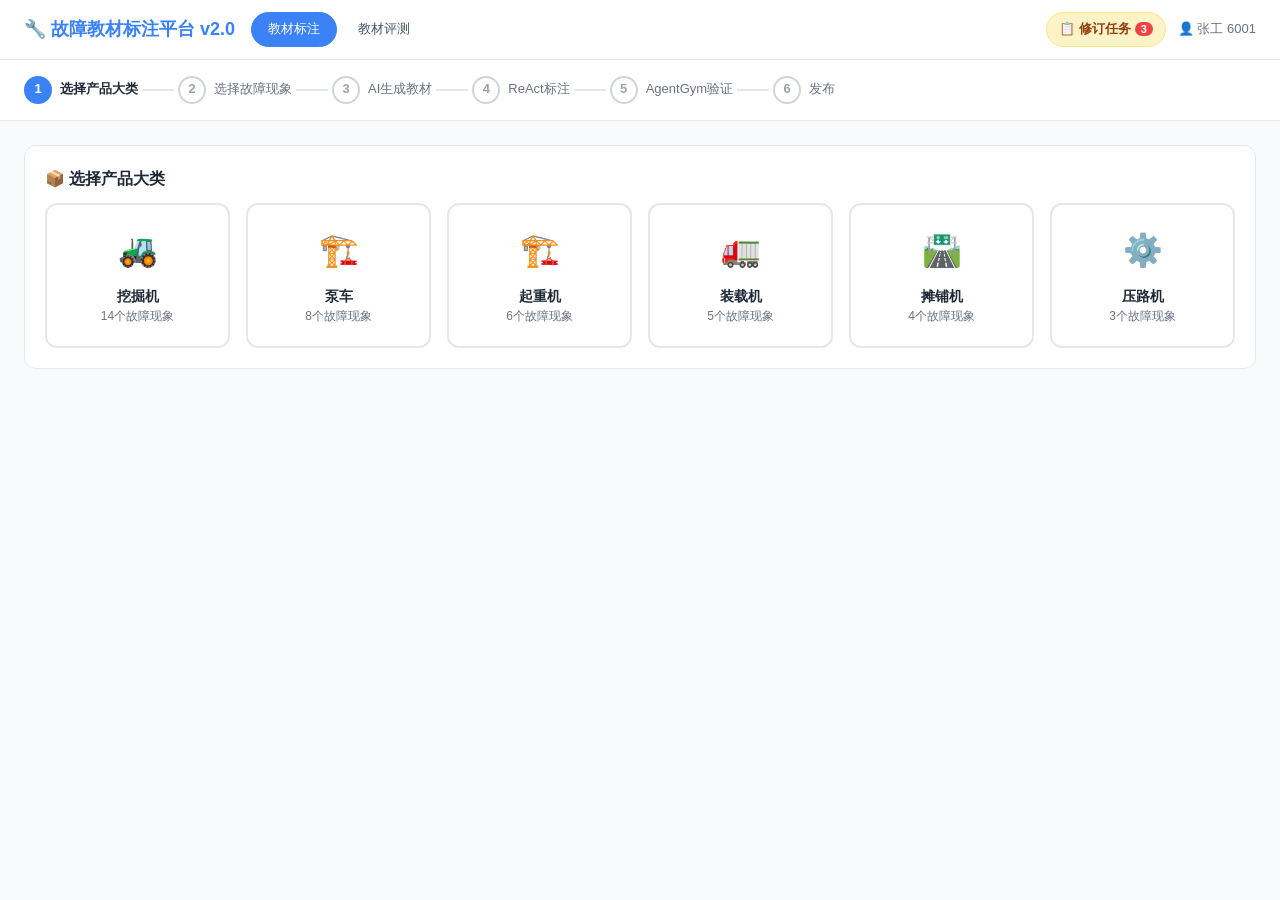
<file: index.html>
<!DOCTYPE html>
<html lang="zh-CN">
<head>
<meta charset="UTF-8">
<meta name="viewport" content="width=device-width, initial-scale=1.0">
<title>故障教材专家标注平台 v2.0</title>
<style>
*{margin:0;padding:0;box-sizing:border-box}
:root{
  --primary:#3B82F6;--primary-light:#DBEAFE;--primary-dark:#1D4ED8;
  --success:#10B981;--success-light:#D1FAE5;
  --warning:#F59E0B;--warning-light:#FEF3C7;
  --danger:#EF4444;--danger-light:#FEE2E2;
  --ai-bg:#EEF2FF;--reason-bg:#FEF3C7;--act-bg:#DBEAFE;
  --hook-bg:#F0FDF4;--gym-bg:#FDF4FF;
  --gray-50:#F9FAFB;--gray-100:#F3F4F6;--gray-200:#E5E7EB;
  --gray-300:#D1D5DB;--gray-400:#9CA3AF;--gray-500:#6B7280;
  --gray-600:#4B5563;--gray-700:#374151;--gray-800:#1F2937;
  --radius:8px;--radius-lg:12px;
}
body{font-family:-apple-system,BlinkMacSystemFont,"Segoe UI",Roboto,sans-serif;background:var(--gray-50);color:var(--gray-800);line-height:1.6}
.app{max-width:1400px;margin:0 auto;min-height:100vh;display:flex;flex-direction:column}

/* Header */
.header{background:#fff;border-bottom:1px solid var(--gray-200);padding:12px 24px;display:flex;align-items:center;justify-content:space-between;position:sticky;top:0;z-index:100}
.header-left{display:flex;align-items:center;gap:16px}
.logo{font-size:18px;font-weight:700;color:var(--primary)}
.nav-tabs{display:flex;gap:4px}
.nav-tab{padding:6px 16px;border-radius:20px;font-size:13px;cursor:pointer;text-decoration:none;color:var(--gray-600);border:1px solid transparent;transition:all .2s}
.nav-tab:hover{background:var(--gray-100)}
.nav-tab.active{background:var(--primary);color:#fff;border-color:var(--primary)}
.header-right{display:flex;align-items:center;gap:12px}
.revision-badge{position:relative;cursor:pointer;padding:6px 12px;border-radius:20px;background:var(--warning-light);color:#92400E;font-size:13px;font-weight:600;border:1px solid #FDE68A}
.revision-badge .count{background:var(--danger);color:#fff;border-radius:10px;padding:1px 6px;font-size:11px;margin-left:4px}
.user-info{font-size:13px;color:var(--gray-500)}

/* Stepper */
.stepper{background:#fff;padding:16px 24px;border-bottom:1px solid var(--gray-200);display:flex;align-items:center;gap:0;overflow-x:auto}
.step-item{display:flex;align-items:center;gap:8px;white-space:nowrap}
.step-num{width:28px;height:28px;border-radius:50%;display:flex;align-items:center;justify-content:center;font-size:13px;font-weight:600;border:2px solid var(--gray-300);color:var(--gray-400);transition:all .3s}
.step-item.active .step-num{background:var(--primary);color:#fff;border-color:var(--primary)}
.step-item.done .step-num{background:var(--success);color:#fff;border-color:var(--success)}
.step-label{font-size:13px;color:var(--gray-500)}
.step-item.active .step-label{color:var(--gray-800);font-weight:600}
.step-item.done .step-label{color:var(--success)}
.step-sep{width:32px;height:2px;background:var(--gray-200);margin:0 4px;flex-shrink:0}

/* Main */
.main{flex:1;padding:24px;overflow-y:auto}

/* Panels */
.panel{display:none}
.panel.active{display:block}

/* Cards */
.card{background:#fff;border-radius:var(--radius-lg);border:1px solid var(--gray-200);padding:20px;margin-bottom:16px}
.card-title{font-size:16px;font-weight:600;margin-bottom:12px;display:flex;align-items:center;gap:8px}

/* Product Cards */
.product-grid{display:grid;grid-template-columns:repeat(auto-fill,minmax(180px,1fr));gap:16px}
.product-card{background:#fff;border:2px solid var(--gray-200);border-radius:var(--radius-lg);padding:20px;text-align:center;cursor:pointer;transition:all .2s}
.product-card:hover{border-color:var(--primary);box-shadow:0 4px 12px rgba(59,130,246,.15)}
.product-card.selected{border-color:var(--primary);background:var(--primary-light)}
.product-icon{font-size:32px;margin-bottom:8px}
.product-name{font-size:14px;font-weight:600}
.product-count{font-size:12px;color:var(--gray-500)}

/* Fault Tags */
.fault-section{margin-top:20px}
.search-box{width:100%;padding:10px 16px;border:1px solid var(--gray-300);border-radius:var(--radius);font-size:14px;outline:none;transition:border .2s}
.search-box:focus{border-color:var(--primary)}
.fault-tags{display:flex;flex-wrap:wrap;gap:8px;margin-top:12px}
.fault-tag{padding:6px 14px;border-radius:20px;font-size:13px;cursor:pointer;border:1px solid var(--gray-300);transition:all .2s;display:flex;align-items:center;gap:6px}
.fault-tag:hover{border-color:var(--primary)}
.fault-tag.existing{border-color:var(--success);background:var(--success-light);color:#065F46}
.fault-tag.new-fault{border-color:var(--warning);background:var(--warning-light);color:#92400E}
.fault-tag .badge{font-size:11px;padding:1px 6px;border-radius:8px;font-weight:600}
.fault-tag.existing .badge{background:var(--success);color:#fff}
.fault-tag.new-fault .badge{background:var(--warning);color:#fff}

/* MCP Knowledge Card */
.mcp-card{background:#fff;border:1px solid var(--gray-200);border-radius:var(--radius);padding:12px 16px;margin:12px 0;font-size:13px}
.mcp-card .mcp-source{font-size:11px;color:var(--gray-500);margin-bottom:4px;display:flex;align-items:center;gap:4px}
.mcp-card .mcp-content{color:var(--gray-700)}

/* AI Generation */
.gen-progress{margin:20px 0}
.gen-bar{height:8px;background:var(--gray-200);border-radius:4px;overflow:hidden}
.gen-fill{height:100%;background:linear-gradient(90deg,var(--primary),#8B5CF6);border-radius:4px;transition:width .3s;width:0}
.gen-stage{font-size:13px;color:var(--gray-500);margin-top:8px}
.gen-summary{display:grid;grid-template-columns:repeat(3,1fr);gap:12px;margin-top:16px}
.gen-stat{background:var(--gray-50);border-radius:var(--radius);padding:12px;text-align:center}
.gen-stat .num{font-size:24px;font-weight:700;color:var(--primary)}
.gen-stat .label{font-size:12px;color:var(--gray-500)}

/* ReAct Chat */
.react-layout{display:grid;grid-template-columns:1fr 320px;gap:16px;height:calc(100vh - 220px)}
.chat-area{display:flex;flex-direction:column;background:#fff;border:1px solid var(--gray-200);border-radius:var(--radius-lg);overflow:hidden}
.chat-header{padding:12px 16px;border-bottom:1px solid var(--gray-200);font-size:14px;font-weight:600;display:flex;align-items:center;gap:8px}
.chat-messages{flex:1;overflow-y:auto;padding:16px}
.chat-msg{margin-bottom:16px}
.chat-msg.ai{margin-right:40px}
.chat-msg.expert{margin-left:40px;text-align:right}
.msg-bubble{display:inline-block;padding:12px 16px;border-radius:var(--radius-lg);font-size:14px;text-align:left;max-width:100%}
.ai .msg-bubble{background:var(--ai-bg);border:1px solid #C7D2FE}
.expert .msg-bubble{background:var(--primary-light);border:1px solid #93C5FD}
.msg-meta{font-size:11px;color:var(--gray-400);margin-top:4px}

/* ReAct Tags */
.react-tag{display:inline-block;padding:2px 8px;border-radius:4px;font-size:11px;font-weight:700;margin-bottom:6px}
.react-tag.reasoning{background:var(--reason-bg);color:#92400E}
.react-tag.acting{background:var(--act-bg);color:#1E40AF}
.react-tag.hook{background:var(--hook-bg);color:#065F46}
.react-tag.gym{background:var(--gym-bg);color:#6B21A8}
.react-tag.mcp{background:#FEF3C7;color:#92400E}

/* Hook Alert */
.hook-alert{padding:10px 14px;border-radius:var(--radius);margin:8px 0;font-size:13px;display:flex;align-items:flex-start;gap:8px}
.hook-alert.pass{background:var(--hook-bg);border:1px solid #86EFAC;color:#065F46}
.hook-alert.warn{background:var(--warning-light);border:1px solid #FDE68A;color:#92400E}
.hook-alert.block{background:var(--danger-light);border:1px solid #FCA5A5;color:#991B1B}
.hook-alert .hook-icon{font-size:16px;flex-shrink:0}

/* Gym Result */
.gym-result{background:var(--gym-bg);border:1px solid #D8B4FE;border-radius:var(--radius);padding:12px;margin:8px 0;font-size:13px}
.gym-score{font-size:20px;font-weight:700;color:#7C3AED}
.gym-items{margin-top:8px}
.gym-item{display:flex;align-items:center;gap:6px;margin:4px 0;font-size:12px}

/* MCP Inline Card */
.mcp-inline{background:#FFFBEB;border:1px solid #FDE68A;border-radius:var(--radius);padding:10px 14px;margin:8px 0;font-size:13px}
.mcp-inline .mcp-label{font-size:11px;font-weight:600;color:#92400E;margin-bottom:4px}

/* Chat Input */
.chat-input-area{padding:12px 16px;border-top:1px solid var(--gray-200)}
.tool-bar{display:flex;gap:6px;margin-bottom:8px}
.tool-btn{padding:4px 10px;border-radius:6px;font-size:12px;cursor:pointer;border:1px solid var(--gray-300);background:#fff;color:var(--gray-600);transition:all .2s}
.tool-btn:hover{border-color:var(--primary);color:var(--primary);background:var(--primary-light)}
.input-row{display:flex;gap:8px}
.chat-input{flex:1;padding:10px 14px;border:1px solid var(--gray-300);border-radius:var(--radius);font-size:14px;outline:none;resize:none}
.chat-input:focus{border-color:var(--primary)}
.send-btn{padding:10px 20px;background:var(--primary);color:#fff;border:none;border-radius:var(--radius);font-size:14px;cursor:pointer;font-weight:600}
.send-btn:hover{background:var(--primary-dark)}
.quick-actions{display:flex;gap:6px;margin-top:8px}
.quick-btn{padding:4px 10px;border-radius:6px;font-size:12px;cursor:pointer;border:1px solid var(--gray-200);background:var(--gray-50);color:var(--gray-600)}

/* Side Panel - AgentGym + Hooks */
.side-panel{display:flex;flex-direction:column;gap:12px}
.side-card{background:#fff;border:1px solid var(--gray-200);border-radius:var(--radius-lg);overflow:hidden}
.side-card-header{padding:10px 14px;font-size:13px;font-weight:600;border-bottom:1px solid var(--gray-200);display:flex;align-items:center;gap:6px}
.side-card-body{padding:12px 14px;font-size:13px}
.gym-status{display:flex;align-items:center;gap:8px;padding:8px 0}
.gym-dot{width:10px;height:10px;border-radius:50%}
.gym-dot.idle{background:var(--gray-300)}
.gym-dot.running{background:var(--warning);animation:pulse 1.5s infinite}
.gym-dot.pass{background:var(--success)}
.gym-dot.fail{background:var(--danger)}
@keyframes pulse{0%,100%{opacity:1}50%{opacity:.4}}
.hook-list{list-style:none}
.hook-item{display:flex;align-items:center;gap:6px;padding:6px 0;font-size:12px;border-bottom:1px solid var(--gray-100)}
.hook-item:last-child{border-bottom:none}
.hook-status{font-size:14px}
.version-info{font-size:12px;color:var(--gray-500);padding:8px 0}

/* Annotation Content */
.annotation-modules{margin-top:16px}
.module-tab{display:flex;gap:4px;margin-bottom:16px}
.module-tab-btn{padding:8px 16px;border-radius:var(--radius);font-size:13px;cursor:pointer;border:1px solid var(--gray-300);background:#fff;transition:all .2s}
.module-tab-btn.active{background:var(--primary);color:#fff;border-color:var(--primary)}
.root-cause-item{display:flex;align-items:center;gap:10px;padding:10px 14px;border:1px solid var(--gray-200);border-radius:var(--radius);margin-bottom:8px;background:#fff;transition:all .2s}
.root-cause-item:hover{border-color:var(--primary-light)}
.rc-actions{display:flex;gap:4px;margin-left:auto;flex-shrink:0}
.rc-btn{padding:4px 10px;border-radius:6px;font-size:11px;cursor:pointer;border:1px solid var(--gray-300);background:#fff;transition:all .2s;font-weight:600}
.rc-btn.keep{color:var(--success);border-color:#86EFAC}
.rc-btn.keep.active{background:var(--success);color:#fff}
.rc-btn.delete{color:var(--danger);border-color:#FCA5A5}
.rc-btn.delete.active{background:var(--danger);color:#fff}
.rc-btn.edit{color:var(--primary);border-color:#93C5FD}
.rc-btn.edit.active{background:var(--primary);color:#fff}
.rc-num{font-size:12px;font-weight:700;color:var(--gray-400);min-width:20px}
.rc-text{font-size:14px;flex:1}
.rc-badge{font-size:11px;padding:2px 8px;border-radius:10px;font-weight:600}
.rc-badge.kept{background:var(--success-light);color:#065F46}
.rc-badge.deleted{background:var(--danger-light);color:#991B1B}
.rc-badge.modified{background:var(--primary-light);color:#1E40AF}
.rc-badge.new{background:var(--warning-light);color:#92400E}

/* Add Root Cause */
.add-rc{display:flex;gap:8px;margin-top:12px;padding:12px;background:var(--gray-50);border-radius:var(--radius);border:1px dashed var(--gray-300)}
.add-rc input{flex:1;padding:8px 12px;border:1px solid var(--gray-300);border-radius:6px;font-size:13px;outline:none}
.add-rc input:focus{border-color:var(--primary)}

/* Segment Annotation */
.segment{padding:14px;border:1px solid var(--gray-200);border-radius:var(--radius);margin-bottom:10px;background:#fff}
.segment-text{font-size:14px;color:var(--gray-700);margin-bottom:10px}
.segment-actions{display:flex;gap:6px}
.seg-btn{padding:5px 12px;border-radius:6px;font-size:12px;cursor:pointer;border:1px solid var(--gray-300);background:#fff;font-weight:600;transition:all .2s}
.seg-btn.approve{color:var(--success)}
.seg-btn.approve.active{background:var(--success);color:#fff}
.seg-btn.modify{color:var(--primary)}
.seg-btn.modify.active{background:var(--primary);color:#fff}
.seg-btn.reject{color:var(--danger)}
.seg-btn.reject.active{background:var(--danger);color:#fff}
.modify-box{margin-top:8px;display:none}
.modify-box.show{display:block}
.modify-box textarea{width:100%;padding:8px;border:1px solid var(--gray-300);border-radius:6px;font-size:13px;resize:vertical;min-height:60px;outline:none}
.modify-box textarea:focus{border-color:var(--primary)}

/* Publish */
.publish-summary{display:grid;grid-template-columns:repeat(2,1fr);gap:16px}
.summary-card{background:#fff;border:1px solid var(--gray-200);border-radius:var(--radius-lg);padding:20px}
.summary-card h3{font-size:14px;font-weight:600;margin-bottom:12px;color:var(--gray-700)}
.stat-row{display:flex;justify-content:space-between;padding:6px 0;font-size:13px;border-bottom:1px solid var(--gray-100)}
.stat-row:last-child{border-bottom:none}
.stat-val{font-weight:600}
.stat-val.green{color:var(--success)}
.stat-val.red{color:var(--danger)}
.stat-val.blue{color:var(--primary)}
.stat-val.amber{color:var(--warning)}
.btn-group{display:flex;gap:12px;margin-top:24px}
.btn{padding:10px 24px;border-radius:var(--radius);font-size:14px;cursor:pointer;border:1px solid var(--gray-300);background:#fff;font-weight:600;transition:all .2s}
.btn:hover{background:var(--gray-50)}
.btn-primary{background:var(--primary);color:#fff;border-color:var(--primary)}
.btn-primary:hover{background:var(--primary-dark)}
.btn-success{background:var(--success);color:#fff;border-color:var(--success)}

/* Revision Panel (overlay) */
.revision-overlay{position:fixed;inset:0;background:rgba(0,0,0,.3);z-index:200;display:none}
.revision-overlay.show{display:block}
.revision-panel{position:fixed;right:0;top:0;bottom:0;width:560px;background:#fff;z-index:201;transform:translateX(100%);transition:transform .3s;display:flex;flex-direction:column}
.revision-panel.show{transform:translateX(0)}
.rev-header{padding:16px 20px;border-bottom:1px solid var(--gray-200);display:flex;align-items:center;justify-content:space-between}
.rev-header h2{font-size:16px;font-weight:700}
.rev-close{cursor:pointer;font-size:20px;color:var(--gray-400);background:none;border:none}
.rev-body{flex:1;overflow-y:auto;padding:16px 20px}
.rev-task{padding:12px;border:1px solid var(--gray-200);border-radius:var(--radius);margin-bottom:10px;cursor:pointer;transition:all .2s}
.rev-task:hover{border-color:var(--primary)}
.rev-task.high{border-left:3px solid var(--danger)}
.rev-task.medium{border-left:3px solid var(--warning)}
.rev-task.low{border-left:3px solid var(--gray-400)}
.rev-type{font-size:11px;font-weight:600;padding:2px 8px;border-radius:4px;display:inline-block;margin-bottom:4px}
.rev-type.root_cause{background:var(--danger-light);color:#991B1B}
.rev-type.path{background:var(--primary-light);color:#1E40AF}
.rev-type.association{background:var(--warning-light);color:#92400E}
.rev-source{font-size:12px;color:var(--gray-500)}
.rev-suggestion{font-size:13px;color:var(--gray-700);margin-top:4px}

/* Dialog Revision inside revision panel */
.rev-dialog{display:none;height:100%;flex-direction:column}
.rev-dialog.show{display:flex}
.rev-dialog-header{padding:12px 16px;border-bottom:1px solid var(--gray-200);display:flex;align-items:center;gap:12px}
.rev-back{cursor:pointer;font-size:18px;background:none;border:none;color:var(--gray-500)}
.rev-dialog-body{flex:1;display:flex;overflow:hidden}
.rev-task-nav{width:200px;border-right:1px solid var(--gray-200);overflow-y:auto;padding:8px}
.rev-nav-item{padding:8px 10px;border-radius:6px;font-size:12px;cursor:pointer;margin-bottom:2px;display:flex;align-items:center;gap:6px;color:var(--gray-600)}
.rev-nav-item:hover{background:var(--gray-100)}
.rev-nav-item.active{background:var(--primary-light);color:var(--primary-dark);font-weight:600}
.rev-nav-item.done{color:var(--success)}
.rev-nav-dot{width:8px;height:8px;border-radius:50%;flex-shrink:0}
.rev-chat-area{flex:1;display:flex;flex-direction:column}
.rev-chat-messages{flex:1;overflow-y:auto;padding:16px}
.rev-chat-input{padding:12px 16px;border-top:1px solid var(--gray-200);display:flex;gap:8px}

/* Toast */
.toast{position:fixed;top:80px;right:24px;padding:12px 20px;border-radius:var(--radius);font-size:14px;font-weight:600;z-index:300;transform:translateX(120%);transition:transform .3s;display:flex;align-items:center;gap:8px}
.toast.show{transform:translateX(0)}
.toast.success{background:var(--success);color:#fff}
.toast.error{background:var(--danger);color:#fff}
.toast.warning{background:var(--warning);color:#fff}
</style>
</head>
<body>
<div class="app">
  <!-- Header -->
  <header class="header">
    <div class="header-left">
      <div class="logo">🔧 故障教材标注平台 v2.0</div>
      <nav class="nav-tabs">
        <a href="index.html" class="nav-tab active">教材标注</a>
        <a href="evaluate.html" class="nav-tab">教材评测</a>
      </nav>
    </div>
    <div class="header-right">
      <div class="revision-badge" onclick="toggleRevisionPanel()">
        📋 修订任务<span class="count" id="revCount">3</span>
      </div>
      <div class="user-info">👤 张工 6001</div>
    </div>
  </header>

  <!-- Stepper -->
  <div class="stepper" id="stepper"></div>

  <!-- Main Content -->
  <div class="main" id="mainContent"></div>
</div>

<!-- Revision Panel Overlay -->
<div class="revision-overlay" id="revOverlay" onclick="toggleRevisionPanel()"></div>
<div class="revision-panel" id="revPanel">
  <div class="rev-header">
    <h2>📋 修订任务</h2>
    <button class="rev-close" onclick="toggleRevisionPanel()">✕</button>
  </div>
  <div class="rev-body" id="revBody">
    <!-- Task list or dialog -->
  </div>
</div>

<!-- Toast -->
<div class="toast" id="toast"></div>

<script>
// ============ DATA ============
const PRODUCTS = [
  { id:'excavator', name:'挖掘机', icon:'🚜', faults:14 },
  { id:'pump', name:'泵车', icon:'🏗️', faults:8 },
  { id:'crane', name:'起重机', icon:'🏗️', faults:6 },
  { id:'loader', name:'装载机', icon:'🚛', faults:5 },
  { id:'paver', name:'摊铺机', icon:'🛣️', faults:4 },
  { id:'roller', name:'压路机', icon:'⚙️', faults:3 }
];

const FAULTS = {
  excavator: [
    { id:'F001', name:'液压系统行走无力', existing:true, ver:'v2.0', mcp:{cases:23,experts:4} },
    { id:'F002', name:'发动机启动困难', existing:true, ver:'v1.3', mcp:{cases:15,experts:3} },
    { id:'F003', name:'回转系统异响', existing:true, ver:'v1.1', mcp:{cases:8,experts:2} },
    { id:'F004', name:'工作装置动作缓慢', existing:false, mcp:{cases:3,experts:1} },
    { id:'F005', name:'液压油温过高', existing:true, ver:'v1.5', mcp:{cases:18,experts:3} }
  ],
  pump: [
    { id:'F101', name:'泵送压力不足', existing:true, ver:'v1.2', mcp:{cases:12,experts:2} },
    { id:'F102', name:'臂架动作不稳定', existing:false, mcp:{cases:2,experts:1} }
  ]
};

const TEXTBOOK = {
  rootCauses: [
    { id:'RC1', text:'行走马达溢流阀故障', status:'kept' },
    { id:'RC2', text:'行走马达内部故障（排量调节机构卡滞、柱塞磨损）', status:'kept' },
    { id:'RC3', text:'主泵先导压力不足', status:'kept' },
    { id:'RC4', text:'主溢流阀设定压力偏低或故障', status:'kept' },
    { id:'RC5', text:'液压油流量调节阀卡滞或损坏', status:'kept' },
    { id:'RC6', text:'中央回转接头油封损坏导致行走系统泄压', status:'kept' },
    { id:'RC7', text:'行走比例电磁阀故障', status:'kept' },
    { id:'RC8', text:'行走先导压力不足', status:'kept' },
    { id:'RC9', text:'LS压力传感器故障', status:'kept' },
    { id:'RC10', text:'液压油污染或变质', status:'kept' },
    { id:'RC11', text:'液压主泵故障（功率控制阀磨损、配流盘磨损）', status:'kept' },
    { id:'RC12', text:'液压泵变量活塞不回位', status:'kept' },
    { id:'RC13', text:'冲洗阀故障', status:'kept' }
  ],
  pruningRules: [
    { id:'PR1', text:'若单侧行走无力，优先排查中央回转接头和行走马达', status:'pending' },
    { id:'PR2', text:'若双侧行走无力，优先检查主泵压力和先导系统', status:'pending' },
    { id:'PR3', text:'行走速度异常时，先检查比例电磁阀和先导压力', status:'pending' },
    { id:'PR4', text:'液压油温超过90℃时，暂停排查并检查冷却系统', status:'pending' }
  ],
  repairAdvice: [
    { id:'RA1', text:'溢流阀故障：更换或清洗溢流阀芯，调整设定压力至标准值', status:'pending' },
    { id:'RA2', text:'行走马达内部故障：拆检马达，更换磨损的柱塞和配流盘', status:'pending' },
    { id:'RA3', text:'先导压力不足：检查先导泵和先导阀，补充液压油或更换密封件', status:'pending' },
    { id:'RA4', text:'液压油污染：更换液压油，清洗油路和滤芯', status:'pending' }
  ]
};

const REVISION_TASKS = [
  { id:'REV-001', type:'root_cause', priority:'high', source:'评测 EVAL-001', fault:'液压系统行走无力',
    desc:'根因"液压主泵故障"被评测标记为【错误根因】', suggestion:'修改为"液压主泵功率控制阀磨损"', status:'pending' },
  { id:'REV-002', type:'path', priority:'medium', source:'评测 EVAL-001', fault:'液压系统行走无力',
    desc:'排查步骤3顺序错误，应先检查先导压力', suggestion:'调整步骤3和4的顺序', status:'pending' },
  { id:'REV-003', type:'root_cause', priority:'low', source:'评测 EVAL-002', fault:'液压油温过高',
    desc:'遗漏根因"冲洗阀故障"', suggestion:'新增根因"冲洗阀故障（常见于8吨以上机型）"', status:'pending' }
];

const CHAT_HISTORY = [
  { role:'ai', phase:'reasoning', text:'分析教材《液压系统行走无力》当前状态...\n📋 共13条根因，0条标注修改\n🔍 建议从高频故障点开始标注\n\n首先请审查根因列表，哪些是明显正确的，可以批量标记为"保留"？' },
  { role:'ai', phase:'acting', text:'已为您准备根因列表，请逐条审核：\n\n1. 行走马达溢流阀故障\n2. 行走马达内部故障（排量调节机构卡滞、柱塞磨损）\n3. 主泵先导压力不足\n...\n\n您可以：\n- 点击"保留"确认正确\n- 点击"删除"标记错误\n- 点击"修改"调整描述\n- 使用工具栏"批量标注"一次处理多个' }
];

// ============ STATE ============
let state = {
  step: 1,
  product: null,
  fault: null,
  faultStatus: null,
  chatHistory: [...CHAT_HISTORY],
  activeModule: 'rootCauses',
  hookResults: { quality:'idle', consistency:'idle', sync:'idle' },
  gymStatus: 'idle',
  gymScore: null,
  textbook: JSON.parse(JSON.stringify(TEXTBOOK)),
  newRcText: '',
  revisionMode: null,
  revisionDialog: false
};

const STEPS = ['选择产品大类','选择故障现象','AI生成教材','ReAct标注','AgentGym验证','发布'];

// ============ RENDER ============
function render() {
  renderStepper();
  renderMain();
}

function renderStepper() {
  const el = document.getElementById('stepper');
  el.innerHTML = STEPS.map((s,i) => {
    const cls = i+1 < state.step ? 'done' : i+1 === state.step ? 'active' : '';
    const sep = i < STEPS.length-1 ? '<div class="step-sep"></div>' : '';
    return `<div class="step-item ${cls}"><div class="step-num">${i+1 < state.step ? '✓' : i+1}</div><div class="step-label">${s}</div></div>${sep}`;
  }).join('');
}

function renderMain() {
  const el = document.getElementById('mainContent');
  switch(state.step) {
    case 1: el.innerHTML = renderStep1(); break;
    case 2: el.innerHTML = renderStep2(); break;
    case 3: el.innerHTML = renderStep3(); break;
    case 4: el.innerHTML = renderStep4(); break;
    case 5: el.innerHTML = renderStep5(); break;
    case 6: el.innerHTML = renderStep6(); break;
  }
}

function renderStep1() {
  return `<div class="card"><div class="card-title">📦 选择产品大类</div>
    <div class="product-grid">
      ${PRODUCTS.map(p => `<div class="product-card ${state.product===p.id?'selected':''}" onclick="selectProduct('${p.id}')">
        <div class="product-icon">${p.icon}</div>
        <div class="product-name">${p.name}</div>
        <div class="product-count">${p.faults}个故障现象</div>
      </div>`).join('')}
    </div>
    ${state.product ? `<div style="margin-top:16px;text-align:right"><button class="btn btn-primary" onclick="goStep(2)">下一步 →</button></div>` : ''}
  </div>`;
}

function renderStep2() {
  const faults = FAULTS[state.product] || [];
  return `<div class="card"><div class="card-title">🔍 选择或输入故障现象</div>
    <input class="search-box" placeholder="搜索故障现象..." oninput="filterFaults(this.value)">
    <div class="fault-tags" id="faultTags">
      ${faults.map(f => `<div class="fault-tag ${f.existing?'existing':'new-fault'}" onclick="selectFault('${f.id}')">
        ${f.name}
        <span class="badge">${f.existing?'已有 '+f.ver:'新增'}</span>
      </div>`).join('')}
    </div>
    ${state.fault ? renderFaultDetail() : ''}
    ${state.fault ? `<div style="margin-top:16px;text-align:right"><button class="btn btn-primary" onclick="goStep(3)">下一步 →</button></div>` : ''}
  </div>`;
}

function renderFaultDetail() {
  const faults = FAULTS[state.product] || [];
  const f = faults.find(x => x.id === state.fault);
  if (!f) return '';
  const isExisting = f.existing;
  return `<div class="card" style="margin-top:16px;border-color:${isExisting?'#86EFAC':'#FDE68A'}">
    <div class="card-title">${isExisting?'📝 修改已有教材':'➕ 新增教材'} - ${f.name}</div>
    ${isExisting ? `<div class="stat-row"><span>当前版本</span><span class="stat-val blue">${f.ver}</span></div>` : ''}
    <div class="mcp-card" style="margin-top:8px">
      <div class="mcp-source">💡 MCP-CaseDatabase</div>
      <div class="mcp-content">找到 ${f.mcp.cases} 条相关真实案例，${f.mcp.experts} 位专家有类似标注经验</div>
    </div>
  </div>`;
}

function renderStep3() {
  return `<div class="card">
    <div class="card-title">🤖 AI 生成初版教材</div>
    <div class="gen-progress">
      <div class="gen-bar"><div class="gen-fill" id="genFill"></div></div>
      <div class="gen-stage" id="genStage">准备中...</div>
    </div>
    <div id="genResult" style="display:none">
      <div class="gen-summary">
        <div class="gen-stat"><div class="num">13</div><div class="label">可能根因</div></div>
        <div class="gen-stat"><div class="num">4</div><div class="label">剪枝规则</div></div>
        <div class="gen-stat"><div class="num">4</div><div class="label">维修建议</div></div>
      </div>
      <div class="mcp-card" style="margin-top:12px">
        <div class="mcp-source">📚 MCP-KnowledgeBase</div>
        <div class="mcp-content">参考了 5 份技术文档、3 份维修手册</div>
      </div>
      <div class="mcp-card">
        <div class="mcp-source">💡 MCP-CaseDatabase</div>
        <div class="mcp-content">基于 23 条真实维修案例生成</div>
      </div>
      <div class="mcp-card">
        <div class="mcp-source">👤 MCP-ExpertDatabase</div>
        <div class="mcp-content">匹配 4 位领域专家历史标注</div>
      </div>
      <div style="margin-top:16px;text-align:right"><button class="btn btn-primary" onclick="goStep(4)">开始 ReAct 标注 →</button></div>
    </div>
  </div>`;
}

function renderStep4() {
  return `<div class="react-layout">
    <div class="chat-area">
      <div class="chat-header">💬 ReAct 标注对话 <span style="font-weight:400;color:var(--gray-400);font-size:12px">— AI推理与行动循环</span></div>
      <div class="chat-messages" id="chatMessages">
        ${state.chatHistory.map(m => renderChatMsg(m)).join('')}
      </div>
      <div class="chat-input-area">
        <div class="tool-bar">
          <button class="tool-btn" onclick="useTool('plan')" title="多步骤标注计划">📋 Plan</button>
          <button class="tool-btn" onclick="useTool('delegation')" title="委派AI批量任务">📤 委派</button>
          <button class="tool-btn" onclick="useTool('batch')" title="批量标注相似教材">📦 批量</button>
          <button class="tool-btn" onclick="useTool('search')" title="检索相关知识">🔍 检索</button>
        </div>
        <div class="input-row">
          <input class="chat-input" id="chatInput" placeholder="输入消息或指令..." onkeydown="if(event.key==='Enter')sendChat()">
          <button class="send-btn" onclick="sendChat()">发送</button>
        </div>
        <div class="quick-actions">
          <button class="quick-btn" onclick="quickChat('全部保留不变')">✅ 全部保留</button>
          <button class="quick-btn" onclick="quickChat('查看原教材')">📖 查看原教材</button>
          <button class="quick-btn" onclick="quickChat('回退上条')">↩️ 回退</button>
          <button class="quick-btn" onclick="showAnnotationPanel()">📝 结构化标注</button>
          <button class="quick-btn" onclick="goStep(5)">▶️ 完成标注</button>
        </div>
      </div>
    </div>
    <div class="side-panel">
      <div class="side-card">
        <div class="side-card-header">🧪 AgentGym 仿真</div>
        <div class="side-card-body">
          <div class="gym-status">
            <div class="gym-dot ${state.gymStatus}"></div>
            <span style="font-size:12px">${{idle:'待标注完成后测试',running:'仿真测试中...',pass:'仿真通过',fail:'仿真未通过'}[state.gymStatus]}</span>
          </div>
          ${state.gymScore !== null ? `
          <div style="margin-top:8px"><span class="gym-score">${state.gymScore}</span><span style="font-size:12px;color:var(--gray-500)">/100</span></div>
          <div class="gym-items">
            <div class="gym-item">✅ 完整度: 优秀</div>
            <div class="gym-item">✅ 逻辑性: 优秀</div>
            <div class="gym-item">✅ 可达性: 优秀</div>
            <div class="gym-item">⚠️ 安全性: 需注意</div>
          </div>` : ''}
        </div>
      </div>
      <div class="side-card">
        <div class="side-card-header">🪝 Hook 检查点</div>
        <div class="side-card-body">
          <ul class="hook-list">
            <li class="hook-item"><span class="hook-status">${hookIcon(state.hookResults.quality)}</span> 质量检查</li>
            <li class="hook-item"><span class="hook-status">${hookIcon(state.hookResults.consistency)}</span> 一致性检查</li>
            <li class="hook-item"><span class="hook-status">${hookIcon(state.hookResults.sync)}</span> 联动同步</li>
          </ul>
        </div>
      </div>
      <div class="side-card">
        <div class="side-card-header">📖 教材版本</div>
        <div class="side-card-body">
          <div class="version-info">当前: v2.0 | 修订后: v2.1</div>
          <div style="font-size:12px;color:var(--gray-500)">13根因 · 4规则 · 4建议</div>
        </div>
      </div>
    </div>
  </div>`;
}

function renderChatMsg(m) {
  if (m.role === 'ai') {
    const phaseTag = m.phase ? `<span class="react-tag ${m.phase}">${{reasoning:'Reasoning',acting:'Acting',hook:'Hook',gym:'AgentGym',mcp:'MCP'}[m.phase]}</span>` : '';
    const hookHtml = m.hookAlert ? `<div class="hook-alert ${m.hookAlert.type}"><span class="hook-icon">${m.hookAlert.type==='pass'?'✅':m.hookAlert.type==='warn'?'⚠️':'🚫'}</span><span>${m.hookAlert.text}</span></div>` : '';
    const gymHtml = m.gymResult ? `<div class="gym-result"><span class="gym-score">${m.gymResult.score}</span><span style="font-size:12px;color:var(--gray-500)">/100</span><div class="gym-items">${m.gymResult.items.map(i => `<div class="gym-item">${i}</div>`).join('')}</div></div>` : '';
    const mcpHtml = m.mcpCard ? `<div class="mcp-inline"><div class="mcp-label">${m.mcpCard.source}</div><div>${m.mcpCard.text}</div></div>` : '';
    return `<div class="chat-msg ai"><div>${phaseTag}</div><div class="msg-bubble">${m.text.replace(/\n/g,'<br>')}${hookHtml}${gymHtml}${mcpHtml}</div><div class="msg-meta">AI Assistant</div></div>`;
  }
  return `<div class="chat-msg expert"><div class="msg-bubble">${m.text.replace(/\n/g,'<br>')}</div><div class="msg-meta">👤 专家</div></div>`;
}

function hookIcon(status) {
  return {idle:'⏳',pass:'✅',warn:'⚠️',block:'🚫',running:'🔄'}[status] || '⏳';
}

function renderStep5() {
  return `<div class="card">
    <div class="card-title">🧪 AgentGym 仿真验证</div>
    <div style="text-align:center;padding:20px 0">
      <div style="font-size:48px;margin-bottom:12px">🧪</div>
      <div style="font-size:16px;font-weight:600;margin-bottom:8px">仿真测试进行中...</div>
      <div style="font-size:13px;color:var(--gray-500)">正在验证教材质量</div>
      <div class="gen-progress" style="max-width:400px;margin:20px auto">
        <div class="gen-bar"><div class="gen-fill" id="gymFill"></div></div>
        <div class="gen-stage" id="gymStage">初始化测试环境...</div>
      </div>
    </div>
    <div id="gymResult" style="display:none">
      <div class="card" style="background:var(--gym-bg);border-color:#D8B4FE">
        <div class="card-title">📊 仿真报告</div>
        <div style="display:flex;align-items:center;gap:16px;margin-bottom:16px">
          <div class="gym-score" style="font-size:40px">85</div>
          <div><div style="font-weight:600">综合评分</div><div style="font-size:13px;color:var(--gray-500)">可发布（需确认1项风险）</div></div>
        </div>
        <div style="display:grid;grid-template-columns:1fr 1fr;gap:12px">
          <div class="gym-item" style="padding:8px;background:#fff;border-radius:6px">✅ 完整度: 优秀</div>
          <div class="gym-item" style="padding:8px;background:#fff;border-radius:6px">⚠️ 逻辑性: 良好（1条建议）</div>
          <div class="gym-item" style="padding:8px;background:#fff;border-radius:6px">✅ 可达性: 优秀</div>
          <div class="gym-item" style="padding:8px;background:#fff;border-radius:6px">⚠️ 安全性: 需注意</div>
        </div>
        <div class="hook-alert warn" style="margin-top:12px"><span class="hook-icon">⚠️</span><span>步骤5涉及拆解液压泵，建议增加"操作前需停机"的安全警告</span></div>
      </div>
      <div class="btn-group" style="justify-content:center">
        <button class="btn" onclick="goStep(4)">↩️ 返回修改</button>
        <button class="btn btn-success" onclick="goStep(6)">✅ 确认并发布</button>
      </div>
    </div>
  </div>`;
}

function renderStep6() {
  const tb = state.textbook;
  const kept = tb.rootCauses.filter(r=>r.status==='kept').length;
  const deleted = tb.rootCauses.filter(r=>r.status==='deleted').length;
  const modified = tb.rootCauses.filter(r=>r.status==='modified').length;
  const added = tb.rootCauses.filter(r=>r.status==='new').length;
  return `<div class="card">
    <div class="card-title">✅ 标注完成</div>
    <div class="publish-summary">
      <div class="summary-card">
        <h3>📊 标注统计</h3>
        <div class="stat-row"><span>根因总数</span><span class="stat-val blue">${tb.rootCauses.length}</span></div>
        <div class="stat-row"><span>保留</span><span class="stat-val green">${kept}</span></div>
        <div class="stat-row"><span>删除</span><span class="stat-val red">${deleted}</span></div>
        <div class="stat-row"><span>修改</span><span class="stat-val blue">${modified}</span></div>
        <div class="stat-row"><span>新增</span><span class="stat-val amber">${added}</span></div>
      </div>
      <div class="summary-card">
        <h3>🧪 AgentGym 评分</h3>
        <div class="stat-row"><span>综合评分</span><span class="stat-val blue">85/100</span></div>
        <div class="stat-row"><span>完整度</span><span class="stat-val green">优秀</span></div>
        <div class="stat-row"><span>逻辑性</span><span class="stat-val amber">良好</span></div>
        <div class="stat-row"><span>可达性</span><span class="stat-val green">优秀</span></div>
        <div class="stat-row"><span>安全性</span><span class="stat-val amber">需注意</span></div>
      </div>
      <div class="summary-card">
        <h3>🪝 Hook 检查结果</h3>
        <div class="stat-row"><span>质量检查</span><span class="stat-val green">✅ 通过</span></div>
        <div class="stat-row"><span>一致性检查</span><span class="stat-val green">✅ 通过</span></div>
        <div class="stat-row"><span>联动同步</span><span class="stat-val green">✅ 已触发</span></div>
      </div>
      <div class="summary-card">
        <h3>📦 版本信息</h3>
        <div class="stat-row"><span>版本号</span><span class="stat-val blue">v2.1</span></div>
        <div class="stat-row"><span>修改内容</span><span style="font-size:12px">删除1根因,修改2规则</span></div>
        <div class="stat-row"><span>诊断报告</span><span class="stat-val green">已重新生成</span></div>
      </div>
    </div>
    <div class="btn-group" style="justify-content:center;margin-top:24px">
      <button class="btn" onclick="goStep(1)">🏠 返回首页</button>
      <button class="btn btn-primary" onclick="continueNext()">➡️ 继续下一个故障</button>
    </div>
  </div>`;
}

// ============ ACTIONS ============
function selectProduct(id) {
  state.product = id;
  state.fault = null;
  render();
}

function selectFault(id) {
  state.fault = id;
  const faults = FAULTS[state.product] || [];
  const f = faults.find(x => x.id === id);
  state.faultStatus = f.existing ? 'existing' : 'new';
  render();
}

function filterFaults(val) {
  // Simple filter - just re-render tags
  const faults = FAULTS[state.product] || [];
  const el = document.getElementById('faultTags');
  if (!el) return;
  const filtered = val ? faults.filter(f => f.name.includes(val)) : faults;
  el.innerHTML = filtered.map(f => `<div class="fault-tag ${f.existing?'existing':'new-fault'}" onclick="selectFault('${f.id}')">
    ${f.name}<span class="badge">${f.existing?'已有 '+f.ver:'新增'}</span></div>`).join('');
}

function goStep(n) {
  state.step = n;
  render();
  if (n === 3) startGeneration();
  if (n === 5) startGymTest();
}

function startGeneration() {
  const stages = [
    { pct:20, text:'📚 MCP-KnowledgeBase: 检索技术文档...' },
    { pct:40, text:'💡 MCP-CaseDatabase: 获取真实维修案例...' },
    { pct:60, text:'👤 MCP-ExpertDatabase: 匹配专家历史标注...' },
    { pct:80, text:'🤖 AI 生成教材结构...' },
    { pct:100, text:'✅ 教材生成完成！' }
  ];
  let i = 0;
  const timer = setInterval(() => {
    if (i >= stages.length) { clearInterval(timer); document.getElementById('genResult').style.display='block'; return; }
    document.getElementById('genFill').style.width = stages[i].pct + '%';
    document.getElementById('genStage').textContent = stages[i].text;
    i++;
  }, 600);
}

function startGymTest() {
  const stages = [
    { pct:25, text:'加载教材知识...' },
    { pct:50, text:'生成测试场景...' },
    { pct:75, text:'执行仿真诊断...' },
    { pct:100, text:'生成仿真报告...' }
  ];
  let i = 0;
  const timer = setInterval(() => {
    if (i >= stages.length) { clearInterval(timer); document.getElementById('gymResult').style.display='block'; return; }
    const fill = document.getElementById('gymFill');
    const stage = document.getElementById('gymStage');
    if (fill) fill.style.width = stages[i].pct + '%';
    if (stage) stage.textContent = stages[i].text;
    i++;
  }, 800);
}

function sendChat() {
  const input = document.getElementById('chatInput');
  const text = input.value.trim();
  if (!text) return;
  input.value = '';
  state.chatHistory.push({ role:'expert', text });
  // Simulate AI ReAct response
  setTimeout(() => {
    const response = generateReactResponse(text);
    state.chatHistory.push(response);
    if (response.hookTrigger) {
      state.hookResults = { ...state.hookResults, ...response.hookTrigger };
    }
    if (response.gymUpdate) {
      state.gymStatus = response.gymUpdate.status;
      state.gymScore = response.gymUpdate.score;
    }
    render();
    scrollChat();
  }, 500);
  render();
  scrollChat();
}

function quickChat(text) {
  document.getElementById('chatInput').value = text;
  sendChat();
}

function generateReactResponse(input) {
  const lower = input.toLowerCase();
  if (lower.includes('保留') || lower.includes('正确')) {
    return { role:'ai', phase:'reasoning', text:'分析您的标注意图：批量保留根因...\n🔍 检查所有根因的合理性...',
      hookAlert:{ type:'pass', text:'🪝 Hook-质量检查: 所有根因参数完整，风险等级合理' },
      gymResult:{ score:85, items:['✅ 完整度: 优秀','✅ 逻辑性: 优秀','⚠️ 安全性: 1项需确认'] }
    };
  }
  if (lower.includes('删除') || lower.includes('错误')) {
    return { role:'ai', phase:'reasoning', text:'分析删除操作的合理性...\n⚠️ 该根因被2个其他教材引用，删除可能产生关联冲突',
      hookAlert:{ type:'warn', text:'🪝 Hook-一致性检查: "液压主泵故障"被《液压油温过高》教材引用，建议同步修改' },
      mcpCard:{ source:'💡 MCP-CaseDatabase', text:'近3个案例中该根因均被排除，删除建议合理' }
    };
  }
  if (lower.includes('修改') || lower.includes('调整')) {
    return { role:'ai', phase:'acting', text:'执行修改建议生成...\n✏️ 将"液压主泵故障"修改为"液压主泵功率控制阀磨损"\n\n正在提交 AgentGym 仿真测试...',
      gymResult:{ score:88, items:['✅ 完整度: 优秀','✅ 逻辑性: 优秀','✅ 可达性: 优秀','⚠️ 安全性: 需确认'] }
    };
  }
  if (lower.includes('回退')) {
    return { role:'ai', phase:'acting', text:'已回退上一次操作。当前状态恢复到修改前。' };
  }
  // Default response
  return { role:'ai', phase:'reasoning', text:`分析您的输入："${input}"\n\n正在理解您的意图...请确认您希望对哪个部分进行什么操作？` };
}

function scrollChat() {
  setTimeout(() => {
    const el = document.getElementById('chatMessages');
    if (el) el.scrollTop = el.scrollHeight;
  }, 50);
}

function useTool(tool) {
  const msgs = {
    plan: { role:'ai', phase:'acting', text:'📋 Plan 工具已激活\n\n请告诉我您的标注计划，我将帮您分解步骤：\n1. 每步修改什么内容\n2. 修改的优先级\n3. 预期的仿真测试结果\n\n示例："我打算分3步：1.调整步骤2参数；2.增加检测点；3.补充注意事项"' },
    delegation: { role:'ai', phase:'acting', text:'📤 委派工具已激活\n\n您可以委派我完成批量任务：\n- "把所有液压系统教材中步骤1的压力检测统一"\n- "检查所有教材中是否有遗漏的安全警告"\n\n请描述您的委派任务：', mcpCard:{ source:'📚 MCP-KnowledgeBase', text:'找到5份相关教材，可批量处理' } },
    batch: { role:'ai', phase:'acting', text:'📦 批量标注工具已激活\n\n已识别到3个相似故障现象：\n1. 液压系统行走无力\n2. 液压系统动作缓慢\n3. 液压系统压力不足\n\n您可以一次性确认相同的修改：', mcpCard:{ source:'💡 MCP-CaseDatabase', text:'3个故障共涉及15条相似根因' } },
    search: { role:'ai', phase:'acting', text:'🔍 知识检索工具已激活\n\n正在搜索相关知识...', mcpCard:{ source:'📚 MCP-KnowledgeBase', text:'找到3位专家对类似故障的标注记录，是否查看？' } }
  };
  state.chatHistory.push(msgs[tool]);
  render();
  scrollChat();
}

function showAnnotationPanel() {
  // Toggle annotation content in chat
  const tb = state.textbook;
  let html = '<div class="card-title">📝 结构化标注</div>';
  html += '<div class="module-tab">';
  ['rootCauses','pruningRules','repairAdvice'].forEach(m => {
    const labels = {rootCauses:'根因列表',pruningRules:'剪枝规则',repairAdvice:'维修建议'};
    html += `<button class="module-tab-btn ${state.activeModule===m?'active':''}" onclick="switchModule('${m}')">${labels[m]}</button>`;
  });
  html += '</div>';
  if (state.activeModule === 'rootCauses') {
    tb.rootCauses.forEach((rc,i) => {
      html += `<div class="root-cause-item">
        <span class="rc-num">${i+1}</span>
        <span class="rc-text">${rc.text}</span>
        ${rc.status!=='kept'?`<span class="rc-badge ${rc.status}">${{kept:'保留',deleted:'已删',modified:'已改',new:'新增'}[rc.status]}</span>`:''}
        <div class="rc-actions">
          <button class="rc-btn keep ${rc.status==='kept'?'active':''}" onclick="setRcStatus('${rc.id}','kept')">保留</button>
          <button class="rc-btn delete ${rc.status==='deleted'?'active':''}" onclick="setRcStatus('${rc.id}','deleted')">删除</button>
          <button class="rc-btn edit ${rc.status==='modified'?'active':''}" onclick="setRcStatus('${rc.id}','modified')">修改</button>
        </div>
      </div>`;
    });
    html += `<div class="add-rc"><input placeholder="输入新增根因描述..." id="newRcInput" value="${state.newRcText}" oninput="state.newRcText=this.value"><button class="btn btn-primary" style="padding:8px 16px;font-size:13px" onclick="addRootCause()">+ 新增</button></div>`;
  } else {
    const items = tb[state.activeModule];
    items.forEach((item,i) => {
      html += `<div class="segment">
        <div class="segment-text">${i+1}. ${item.text}</div>
        <div class="segment-actions">
          <button class="seg-btn approve ${item.status==='approved'?'active':''}" onclick="setSegStatus('${state.activeModule}','${item.id}','approved')">✅ 通过</button>
          <button class="seg-btn modify ${item.status==='modified'?'active':''}" onclick="setSegStatus('${state.activeModule}','${item.id}','modified')">✏️ 修改</button>
          <button class="seg-btn reject ${item.status==='rejected'?'active':''}" onclick="setSegStatus('${state.activeModule}','${item.id}','rejected')">❌ 驳回</button>
        </div>
        <div class="modify-box ${item.status==='modified'?'show':''}" id="mod-${item.id}">
          <textarea placeholder="输入修改内容...">${item.modifiedText||''}</textarea>
        </div>
      </div>`;
    });
  }
  state.chatHistory.push({ role:'ai', phase:'acting', text: '__ANNOTATION_PANEL__' });
  // Instead, render inline
  const chatMsgs = document.getElementById('chatMessages');
  if (chatMsgs) {
    const div = document.createElement('div');
    div.className = 'chat-msg ai';
    div.innerHTML = `<div class="msg-bubble" style="max-width:100%;width:100%">${html}</div>`;
    chatMsgs.appendChild(div);
    chatMsgs.scrollTop = chatMsgs.scrollHeight;
  }
}

function switchModule(m) {
  state.activeModule = m;
  // Remove last annotation panel message and re-show
  state.chatHistory = state.chatHistory.filter(m => m.text !== '__ANNOTATION_PANEL__');
  showAnnotationPanel();
}

function setRcStatus(id, status) {
  const rc = state.textbook.rootCauses.find(r => r.id === id);
  if (rc) rc.status = status;
  // Re-render annotation panel by removing last and re-showing
  state.chatHistory = state.chatHistory.filter(m => m.text !== '__ANNOTATION_PANEL__');
  showAnnotationPanel();
  // Update hook status
  if (status === 'deleted') {
    state.hookResults.consistency = 'warn';
  } else {
    state.hookResults.quality = 'pass';
  }
}

function setSegStatus(module, id, status) {
  const item = state.textbook[module].find(r => r.id === id);
  if (item) item.status = status;
  state.chatHistory = state.chatHistory.filter(m => m.text !== '__ANNOTATION_PANEL__');
  showAnnotationPanel();
}

function addRootCause() {
  if (!state.newRcText.trim()) return;
  state.textbook.rootCauses.push({
    id: 'RC' + (state.textbook.rootCauses.length + 1),
    text: state.newRcText.trim(),
    status: 'new'
  });
  state.newRcText = '';
  state.chatHistory = state.chatHistory.filter(m => m.text !== '__ANNOTATION_PANEL__');
  showAnnotationPanel();
}

function continueNext() {
  state.step = 1;
  state.product = null;
  state.fault = null;
  state.chatHistory = [...CHAT_HISTORY];
  state.gymStatus = 'idle';
  state.gymScore = null;
  state.hookResults = { quality:'idle', consistency:'idle', sync:'idle' };
  state.textbook = JSON.parse(JSON.stringify(TEXTBOOK));
  showToast('✅ 已发布，开始下一个故障', 'success');
  render();
}

// ============ REVISION PANEL ============
function toggleRevisionPanel() {
  const overlay = document.getElementById('revOverlay');
  const panel = document.getElementById('revPanel');
  const show = !panel.classList.contains('show');
  overlay.classList.toggle('show', show);
  panel.classList.toggle('show', show);
  if (show) renderRevisionList();
}

function renderRevisionList() {
  const body = document.getElementById('revBody');
  body.innerHTML = `
    <div style="margin-bottom:12px;font-size:13px;color:var(--gray-500)">共 ${REVISION_TASKS.length} 条待处理修订任务</div>
    ${REVISION_TASKS.map(t => `
      <div class="rev-task ${t.priority}" onclick="openRevisionDialog('${t.id}')">
        <span class="rev-type ${t.type}">${{root_cause:'根因冲突',path:'路径冲突',association:'关联冲突'}[t.type]}</span>
        <div style="font-size:14px;font-weight:600;margin-top:4px">${t.fault}</div>
        <div class="rev-source">来源: ${t.source}</div>
        <div class="rev-suggestion">${t.desc}</div>
        <div style="margin-top:4px;font-size:12px;color:var(--primary)">建议: ${t.suggestion}</div>
      </div>
    `).join('')}
  `;
}

function openRevisionDialog(id) {
  const task = REVISION_TASKS.find(t => t.id === id);
  if (!task) return;
  const body = document.getElementById('revBody');
  body.innerHTML = `
    <div class="rev-dialog show" style="height:100%">
      <div class="rev-dialog-header">
        <button class="rev-back" onclick="renderRevisionList()">←</button>
        <div>
          <div style="font-weight:600">${task.fault}</div>
          <div style="font-size:12px;color:var(--gray-500)">${task.desc}</div>
        </div>
      </div>
      <div class="rev-dialog-body">
        <div class="rev-task-nav">
          ${REVISION_TASKS.map((t,i) => `
            <div class="rev-nav-item ${t.id===id?'active':''} ${t.status!=='pending'?'done':''}">
              <div class="rev-nav-dot" style="background:${{high:'var(--danger)',medium:'var(--warning)',low:'var(--gray-400)'}[t.priority]}"></div>
              ${{root_cause:'根因',path:'路径',association:'关联'}[t.type]} #${i+1}
            </div>
          `).join('')}
        </div>
        <div class="rev-chat-area">
          <div class="rev-chat-messages" style="padding:16px;overflow-y:auto;flex:1">
            <div class="chat-msg ai">
              <div><span class="react-tag reasoning">Reasoning</span></div>
              <div class="msg-bubble">分析修订任务 ${id}...\n\n📋 修订类型：${{root_cause:'根因冲突',path:'路径冲突',association:'关联冲突'}[task.type]}\n📌 优先级：${{high:'高',medium:'中',low:'低'}[task.priority]}\n📎 来源：${task.source}\n\n📝 问题描述：${task.desc}\n💡 建议：${task.suggestion}\n\n您如何看待这个修订建议？</div>
            </div>
          </div>
          <div class="rev-chat-input">
            <input class="chat-input" placeholder="回复修订意见..." style="flex:1">
            <button class="send-btn" style="padding:8px 16px" onclick="sendRevisionChat()">发送</button>
          </div>
        </div>
      </div>
    </div>
  `;
}

function sendRevisionChat() {
  showToast('💬 对话式修订功能已触发', 'success');
}

// ============ TOAST ============
function showToast(msg, type='success') {
  const el = document.getElementById('toast');
  el.textContent = msg;
  el.className = `toast ${type} show`;
  setTimeout(() => el.classList.remove('show'), 3000);
}

// ============ INIT ============
render();
</script>
</body>
</html>
</file>
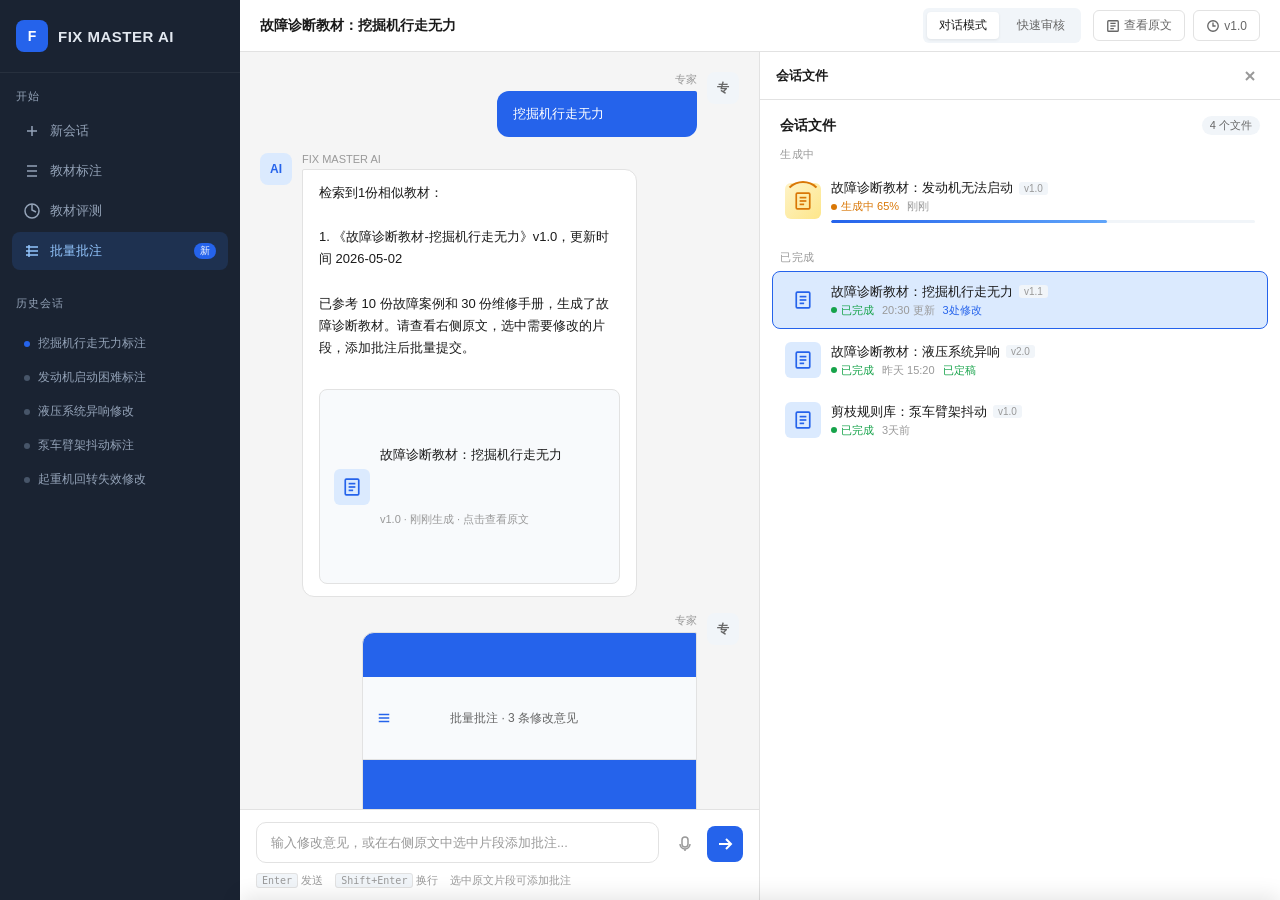
<file: annotate.html>
<!DOCTYPE html>
<html lang="zh-CN">
<head>
<meta charset="UTF-8">
<meta name="viewport" content="width=device-width, initial-scale=1.0">
<title>故障教材批量批注 - FIX MASTER AI</title>
<style>
*{margin:0;padding:0;box-sizing:border-box}
:root{
  --bg:#f5f5f5;--card:#fff;--border:#e2e2e2;--text:#1a1a1a;--text2:#666;--text3:#999;
  --primary:#2563eb;--primary-light:#dbeafe;--primary-dark:#1d4ed8;
  --danger:#dc2626;--danger-light:#fef2f2;
  --warn:#f59e0b;--warn-light:#fffbeb;
  --success:#16a34a;--success-light:#f0fdf4;
  --sidebar-bg:#1a2332;--sidebar-text:#94a3b8;--sidebar-active:#3b82f6;
  --anno-colors:#3b82f6,#ef4444,#f59e0b,#10b981,#8b5cf6,#ec4899,#06b6d4,#f97316;
  --radius:8px;--shadow:0 1px 3px rgba(0,0,0,0.08);
}
body{font-family:-apple-system,BlinkMacSystemFont,"Segoe UI",Roboto,sans-serif;background:var(--bg);color:var(--text);height:100vh;overflow:hidden;display:flex}

/* ===== Left Sidebar ===== */
.sidebar{width:240px;background:var(--sidebar-bg);display:flex;flex-direction:column;flex-shrink:0;overflow:hidden}
.sidebar-brand{padding:20px 16px;display:flex;align-items:center;gap:10px;border-bottom:1px solid rgba(255,255,255,0.06)}
.sidebar-brand .logo{width:32px;height:32px;background:var(--primary);border-radius:8px;display:flex;align-items:center;justify-content:center;color:#fff;font-weight:700;font-size:14px}
.sidebar-brand span{color:#e2e8f0;font-weight:600;font-size:15px;letter-spacing:0.5px}
.sidebar-section{padding:16px 12px 8px}
.sidebar-section-title{color:var(--sidebar-text);font-size:11px;text-transform:uppercase;letter-spacing:1px;margin-bottom:8px;padding:0 4px}
.sidebar-item{display:flex;align-items:center;gap:10px;padding:10px 12px;border-radius:var(--radius);color:var(--sidebar-text);cursor:pointer;transition:all .15s;font-size:13px;margin-bottom:2px}
.sidebar-item:hover{background:rgba(255,255,255,0.06);color:#e2e8f0}
.sidebar-item.active{background:rgba(59,130,246,0.15);color:#93c5fd}
.sidebar-item svg{width:16px;height:16px;flex-shrink:0}
.sidebar-item .badge{background:var(--primary);color:#fff;font-size:10px;padding:1px 6px;border-radius:10px;margin-left:auto}
.sidebar-history{flex:1;overflow-y:auto;padding:0 12px 12px}
.sidebar-history::-webkit-scrollbar{width:4px}
.sidebar-history::-webkit-scrollbar-thumb{background:rgba(255,255,255,0.1);border-radius:2px}
.history-item{display:flex;align-items:center;gap:8px;padding:8px 12px;border-radius:6px;color:var(--sidebar-text);cursor:pointer;font-size:12px;transition:all .15s;margin-bottom:1px}
.history-item:hover{background:rgba(255,255,255,0.05);color:#cbd5e1}
.history-item .dot{width:6px;height:6px;border-radius:50%;background:#475569;flex-shrink:0}
.history-item.active .dot{background:var(--primary)}

/* ===== Main Content ===== */
.main{flex:1;display:flex;flex-direction:column;overflow:hidden}

/* Top Bar */
.topbar{height:52px;background:var(--card);border-bottom:1px solid var(--border);display:flex;align-items:center;padding:0 20px;gap:12px;flex-shrink:0}
.topbar-title{font-size:14px;font-weight:600;flex:1}
.topbar-mode{display:flex;align-items:center;gap:6px;background:#f1f5f9;padding:4px;border-radius:6px}
.topbar-mode button{padding:5px 12px;border:none;border-radius:4px;font-size:12px;cursor:pointer;background:transparent;color:var(--text2);transition:all .15s}
.topbar-mode button.active{background:var(--card);color:var(--text);box-shadow:var(--shadow)}
.topbar-actions{display:flex;gap:8px}
.topbar-actions button{padding:6px 12px;border:1px solid var(--border);border-radius:6px;background:var(--card);font-size:12px;cursor:pointer;display:flex;align-items:center;gap:4px;color:var(--text2);transition:all .15s}
.topbar-actions button:hover{border-color:var(--primary);color:var(--primary)}

/* Content Split */
.content-split{flex:1;display:flex;overflow:hidden}

/* ===== Left Panel: Chat ===== */
.chat-panel{flex:1;display:flex;flex-direction:column;min-width:0;border-right:1px solid var(--border)}
.chat-messages{flex:1;overflow-y:auto;padding:20px}
.chat-messages::-webkit-scrollbar{width:4px}
.chat-messages::-webkit-scrollbar-thumb{background:#ddd;border-radius:2px}

.msg{margin-bottom:16px;display:flex;gap:10px}
.msg.user{flex-direction:row-reverse}
.msg-avatar{width:32px;height:32px;border-radius:8px;flex-shrink:0;display:flex;align-items:center;justify-content:center;font-size:12px;font-weight:600}
.msg.ai .msg-avatar{background:var(--primary-light);color:var(--primary)}
.msg.user .msg-avatar{background:#f1f5f9;color:var(--text2)}
.msg-body{max-width:70%;min-width:200px}
.msg-name{font-size:11px;color:var(--text3);margin-bottom:4px}
.msg.user .msg-name{text-align:right}
.msg-bubble{padding:12px 16px;border-radius:12px;font-size:13px;line-height:1.7;white-space:pre-wrap}
.msg.ai .msg-bubble{background:var(--card);border:1px solid var(--border);border-top-left-radius:2px}
.msg.user .msg-bubble{background:var(--primary);color:#fff;border-top-right-radius:2px}

/* Batch annotation message */
.msg-bubble.batch-annotations{padding:0;background:var(--card);border:1px solid var(--border);overflow:hidden;border-radius:12px;border-top-right-radius:2px}
.batch-header{padding:10px 14px;background:#f8fafc;border-bottom:1px solid var(--border);font-size:12px;color:var(--text2);display:flex;align-items:center;gap:6px}
.batch-header svg{width:14px;height:14px;color:var(--primary)}
.batch-anno-item{padding:12px 14px;border-bottom:1px solid #f1f5f9;font-size:13px}
.batch-anno-item:last-child{border-bottom:none}
.batch-anno-item .anno-quote{background:#f8fafc;border-left:3px solid var(--primary);padding:6px 10px;border-radius:0 4px 4px 0;font-size:12px;color:var(--text2);margin-bottom:8px;line-height:1.5}
.batch-anno-item .anno-action{display:inline-flex;align-items:center;gap:4px;padding:2px 8px;border-radius:4px;font-size:11px;font-weight:500;margin-bottom:4px}
.anno-action.delete{background:var(--danger-light);color:var(--danger)}
.anno-action.modify{background:var(--warn-light);color:var(--warn)}
.anno-action.add{background:var(--success-light);color:var(--success)}
.batch-anno-item .anno-opinion{color:var(--text);line-height:1.6}

/* File card in chat */
.file-card{display:flex;align-items:center;gap:10px;padding:10px 14px;background:#f8fafc;border:1px solid var(--border);border-radius:8px;margin-top:8px;cursor:pointer;transition:all .15s}
.file-card:hover{border-color:var(--primary);background:var(--primary-light)}
.file-card .file-icon{width:36px;height:36px;background:var(--primary-light);border-radius:6px;display:flex;align-items:center;justify-content:center}
.file-card .file-icon svg{width:18px;height:18px;color:var(--primary)}
.file-card .file-info{flex:1}
.file-card .file-name{font-size:13px;font-weight:500}
.file-card .file-meta{font-size:11px;color:var(--text3)}

/* AI thinking indicator */
.ai-thinking{display:flex;align-items:center;gap:8px;padding:12px 16px;background:var(--card);border:1px solid var(--border);border-radius:12px;border-top-left-radius:2px;max-width:200px}
.ai-thinking .dots span{display:inline-block;width:6px;height:6px;background:var(--text3);border-radius:50%;animation:blink 1.4s infinite;margin-right:4px}
.ai-thinking .dots span:nth-child(2){animation-delay:.2s}
.ai-thinking .dots span:nth-child(3){animation-delay:.4s}
@keyframes blink{0%,80%,100%{opacity:.3}40%{opacity:1}}

/* Chat Input */
.chat-input-area{padding:12px 16px;border-top:1px solid var(--border);background:var(--card)}
.chat-input-row{display:flex;align-items:center;gap:8px}
.chat-input-wrapper{flex:1;position:relative}
.chat-input{width:100%;padding:10px 14px;border:1px solid var(--border);border-radius:10px;font-size:13px;outline:none;resize:none;font-family:inherit;line-height:1.5;min-height:40px;max-height:120px;transition:border-color .15s}
.chat-input:focus{border-color:var(--primary)}
.chat-input::placeholder{color:var(--text3)}
.chat-input-actions{display:flex;align-items:center;gap:4px}
.chat-input-actions button{width:36px;height:36px;border:none;border-radius:8px;cursor:pointer;display:flex;align-items:center;justify-content:center;background:transparent;color:var(--text3);transition:all .15s}
.chat-input-actions button:hover{background:#f1f5f9;color:var(--primary)}
.chat-input-actions .send-btn{background:var(--primary);color:#fff}
.chat-input-actions .send-btn:hover{background:var(--primary-dark)}
.chat-input-hint{font-size:11px;color:var(--text3);margin-top:6px;display:flex;align-items:center;gap:12px}
.chat-input-hint kbd{background:#f1f5f9;padding:1px 5px;border-radius:3px;font-size:10px;border:1px solid var(--border)}

/* ===== Right Panel: File Drive + Preview + Annotations ===== */
.file-panel{width:0;overflow:hidden;transition:width .3s ease;display:flex;flex-direction:column;background:var(--card);position:relative}
.file-panel.open{width:520px}
.file-panel-header{height:48px;display:flex;align-items:center;padding:0 16px;border-bottom:1px solid var(--border);gap:8px;flex-shrink:0}
.file-panel-header .panel-title{flex:1;font-size:13px;font-weight:600;white-space:nowrap;overflow:hidden;text-overflow:ellipsis}
.file-panel-header .close-btn{width:28px;height:28px;border:none;background:transparent;cursor:pointer;border-radius:6px;display:flex;align-items:center;justify-content:center;color:var(--text3);transition:all .15s}
.file-panel-header .close-btn:hover{background:#f1f5f9;color:var(--text)}
.file-panel-header .back-btn{width:28px;height:28px;border:none;background:transparent;cursor:pointer;border-radius:6px;display:flex;align-items:center;justify-content:center;color:var(--text3);transition:all .15s;display:none}
.file-panel-header .back-btn:hover{background:#f1f5f9;color:var(--text)}
.file-panel-header .back-btn.visible{display:flex}

/* File Drive List */
.file-drive{flex:1;overflow-y:auto;display:flex;flex-direction:column}
.file-drive-header{padding:16px 20px 12px;display:flex;align-items:center;gap:8px;flex-shrink:0}
.file-drive-header h3{font-size:14px;font-weight:600;flex:1}
.file-drive-header .drive-badge{background:#f1f5f9;color:var(--text2);font-size:11px;padding:2px 8px;border-radius:10px;font-weight:500}
.file-drive-list{flex:1;overflow-y:auto;padding:0 12px 12px}
.file-drive-list::-webkit-scrollbar{width:4px}
.file-drive-list::-webkit-scrollbar-thumb{background:#ddd;border-radius:2px}

.drive-section{margin-bottom:16px}
.drive-section-title{font-size:11px;color:var(--text3);text-transform:uppercase;letter-spacing:0.5px;padding:0 8px;margin-bottom:6px;font-weight:500}

.file-item{display:flex;align-items:center;gap:10px;padding:10px 12px;border-radius:8px;cursor:pointer;transition:all .12s;margin-bottom:2px;border:1px solid transparent}
.file-item:hover{background:#f8fafc;border-color:var(--border)}
.file-item.active{background:var(--primary-light);border-color:var(--primary)}
.file-item .file-icon-wrap{width:36px;height:36px;border-radius:6px;display:flex;align-items:center;justify-content:center;flex-shrink:0;position:relative}
.file-item .file-icon-wrap.generating{background:linear-gradient(135deg,#fef3c7,#fde68a)}
.file-item .file-icon-wrap.completed{background:var(--primary-light)}
.file-item .file-icon-wrap.error{background:var(--danger-light)}
.file-item .file-icon-wrap svg{width:18px;height:18px}
.file-item .file-icon-wrap.generating svg{color:#d97706}
.file-item .file-icon-wrap.completed svg{color:var(--primary)}
.file-item .file-icon-wrap.error svg{color:var(--danger)}
.file-item .file-icon-wrap .gen-spinner{position:absolute;inset:-2px;border:2px solid transparent;border-top-color:#d97706;border-radius:50%;animation:spin 1s linear infinite}
@keyframes spin{to{transform:rotate(360deg)}}
.file-item .file-detail{flex:1;min-width:0}
.file-item .file-name-row{display:flex;align-items:center;gap:6px;margin-bottom:2px}
.file-item .file-name{font-size:13px;font-weight:500;white-space:nowrap;overflow:hidden;text-overflow:ellipsis}
.file-item .file-version{font-size:10px;padding:1px 5px;border-radius:3px;background:#f1f5f9;color:var(--text3);flex-shrink:0}
.file-item .file-meta-row{display:flex;align-items:center;gap:8px;font-size:11px;color:var(--text3)}
.file-item .file-status{display:inline-flex;align-items:center;gap:4px;font-weight:500}
.file-item .file-status.generating{color:#d97706}
.file-item .file-status.completed{color:var(--success)}
.file-item .file-status.error{color:var(--danger)}
.file-item .file-status .status-dot{width:6px;height:6px;border-radius:50%}
.file-item .file-status.generating .status-dot{background:#d97706;animation:pulse 1.5s infinite}
.file-item .file-status.completed .status-dot{background:var(--success)}
.file-item .file-status.error .status-dot{background:var(--danger)}
@keyframes pulse{0%,100%{opacity:1}50%{opacity:0.4}}

.file-progress{height:3px;background:#f1f5f9;border-radius:2px;margin-top:6px;overflow:hidden}
.file-progress .bar{height:100%;border-radius:2px;transition:width .5s ease;background:linear-gradient(90deg,var(--primary),#60a5fa)}
.file-progress .bar.indeterminate{width:40%;animation:indeterminate 1.5s infinite ease-in-out}
@keyframes indeterminate{0%{transform:translateX(-100%)}100%{transform:translateX(350%)}}

/* File Preview Content (shown when a file is selected) */
.file-content{flex:1;overflow-y:auto;padding:20px;font-size:13px;line-height:1.8;display:none}
.file-content.visible{display:block}
.file-content::-webkit-scrollbar{width:4px}
.file-content::-webkit-scrollbar-thumb{background:#ddd;border-radius:2px}

.doc-meta{margin-bottom:20px;padding-bottom:16px;border-bottom:1px solid var(--border)}
.doc-meta h2{font-size:16px;font-weight:600;margin-bottom:8px}
.doc-meta-row{display:flex;gap:16px;font-size:12px;color:var(--text3);margin-bottom:4px}
.doc-meta-tag{display:inline-block;padding:2px 8px;border-radius:4px;font-size:11px;margin-right:6px}
.doc-meta-tag.version{background:var(--primary-light);color:var(--primary)}
.doc-meta-tag.scope{background:#f1f5f9;color:var(--text2)}

.doc-section{margin-bottom:24px}
.doc-section-title{font-size:14px;font-weight:600;margin-bottom:12px;padding-left:10px;border-left:3px solid var(--primary);color:var(--text)}
.doc-subsection{margin-bottom:12px}
.doc-subsection-title{font-size:13px;font-weight:500;color:var(--text2);margin-bottom:6px}

.doc-item{padding:6px 10px;border-radius:4px;margin-bottom:4px;cursor:pointer;transition:all .12s;position:relative;line-height:1.7}
.doc-item:hover{background:#f8fafc}
.doc-item.selected{background:#eff6ff}
.doc-item .item-num{color:var(--text3);margin-right:6px;font-size:12px}
.doc-item .item-text{}

/* Highlight annotation marks */
.anno-highlight{border-radius:2px;padding:0 1px;cursor:pointer;position:relative;transition:all .15s}
.anno-highlight:hover{filter:brightness(0.95)}
.anno-highlight .anno-mark{position:absolute;right:-6px;top:50%;transform:translateY(-50%);width:14px;height:14px;border-radius:50%;font-size:9px;font-weight:700;color:#fff;display:flex;align-items:center;justify-content:center;box-shadow:0 1px 3px rgba(0,0,0,0.2)}

/* ===== Annotation Staging Bar ===== */
.anno-bar{position:fixed;bottom:0;left:240px;right:0;background:var(--card);border-top:2px solid var(--primary);box-shadow:0 -4px 20px rgba(0,0,0,0.1);z-index:100;transform:translateY(100%);transition:transform .3s ease;display:flex;flex-direction:column;max-height:50vh}
.anno-bar.visible{transform:translateY(0)}
.anno-bar-header{display:flex;align-items:center;padding:10px 16px;border-bottom:1px solid var(--border);gap:8px;flex-shrink:0}
.anno-bar-header .anno-count{background:var(--primary);color:#fff;font-size:11px;padding:2px 8px;border-radius:10px;font-weight:600}
.anno-bar-header .anno-title{font-size:13px;font-weight:600;flex:1}
.anno-bar-header .clear-btn{font-size:12px;color:var(--danger);cursor:pointer;border:none;background:transparent;padding:4px 8px}
.anno-bar-header .clear-btn:hover{text-decoration:underline}

.anno-list{flex:1;overflow-y:auto;padding:8px 16px;max-height:280px}
.anno-list::-webkit-scrollbar{width:4px}
.anno-list::-webkit-scrollbar-thumb{background:#ddd;border-radius:2px}

.anno-card{display:flex;gap:12px;padding:12px;border:1px solid var(--border);border-radius:8px;margin-bottom:8px;background:var(--card);position:relative;transition:all .15s}
.anno-card:hover{border-color:#cbd5e1;box-shadow:var(--shadow)}
.anno-card-color{width:4px;border-radius:2px;flex-shrink:0}
.anno-card-body{flex:1;min-width:0}
.anno-card-quote{font-size:12px;color:var(--text2);background:#f8fafc;padding:6px 10px;border-radius:4px;margin-bottom:8px;line-height:1.5;border-left:3px solid #ddd;max-height:60px;overflow:hidden}
.anno-card-quote .highlight-text{font-weight:500;color:var(--text)}
.anno-card-type{display:flex;gap:6px;margin-bottom:8px;flex-wrap:wrap}
.anno-type-btn{padding:3px 10px;border:1px solid var(--border);border-radius:4px;font-size:11px;cursor:pointer;background:var(--card);color:var(--text2);transition:all .12s}
.anno-type-btn:hover{border-color:var(--primary);color:var(--primary)}
.anno-type-btn.active-modify{background:var(--warn-light);color:var(--warn);border-color:var(--warn)}
.anno-type-btn.active-delete{background:var(--danger-light);color:var(--danger);border-color:var(--danger)}
.anno-type-btn.active-add{background:var(--success-light);color:var(--success);border-color:var(--success)}
.anno-card-input{width:100%;padding:8px 10px;border:1px solid var(--border);border-radius:6px;font-size:12px;outline:none;resize:none;font-family:inherit;line-height:1.5;min-height:36px;max-height:80px;transition:border-color .15s}
.anno-card-input:focus{border-color:var(--primary)}
.anno-card-input::placeholder{color:var(--text3)}
.anno-card-delete{position:absolute;top:8px;right:8px;width:20px;height:20px;border:none;background:transparent;cursor:pointer;color:var(--text3);border-radius:4px;display:flex;align-items:center;justify-content:center;font-size:14px;transition:all .15s}
.anno-card-delete:hover{background:var(--danger-light);color:var(--danger)}

.anno-bar-footer{padding:12px 16px;border-top:1px solid var(--border);display:flex;align-items:center;gap:12px;flex-shrink:0}
.anno-bar-footer .hint{font-size:12px;color:var(--text3);flex:1}
.batch-submit-btn{padding:8px 24px;background:var(--primary);color:#fff;border:none;border-radius:8px;font-size:13px;font-weight:600;cursor:pointer;transition:all .15s;display:flex;align-items:center;gap:6px}
.batch-submit-btn:hover{background:var(--primary-dark);transform:translateY(-1px);box-shadow:0 4px 12px rgba(37,99,235,0.3)}
.batch-submit-btn:disabled{background:#cbd5e1;cursor:not-allowed;transform:none;box-shadow:none}

/* ===== Selection Tooltip ===== */
.selection-tooltip{position:fixed;z-index:200;background:var(--card);border:1px solid var(--border);border-radius:8px;box-shadow:0 4px 20px rgba(0,0,0,0.12);padding:4px;display:none;animation:tooltipIn .15s ease}
@keyframes tooltipIn{from{opacity:0;transform:translateY(4px)}to{opacity:1;transform:translateY(0)}}
.selection-tooltip button{display:flex;align-items:center;gap:6px;padding:8px 14px;border:none;border-radius:6px;font-size:12px;font-weight:500;cursor:pointer;background:var(--primary);color:#fff;transition:all .12s;white-space:nowrap}
.selection-tooltip button:hover{background:var(--primary-dark)}
.selection-tooltip button svg{width:14px;height:14px}

/* ===== Toast ===== */
.toast{position:fixed;top:20px;left:50%;transform:translateX(-50%);background:#1e293b;color:#fff;padding:10px 20px;border-radius:8px;font-size:13px;z-index:300;display:none;animation:toastIn .2s ease;box-shadow:0 4px 12px rgba(0,0,0,0.15)}
@keyframes toastIn{from{opacity:0;transform:translate(-50%,-10px)}to{opacity:1;transform:translate(-50%,0)}}

/* ===== Responsive ===== */
@media(max-width:1024px){
  .sidebar{width:60px}
  .sidebar-brand span,.sidebar-section-title,.sidebar-item span,.history-item span,.sidebar-item .badge{display:none}
  .sidebar-item{justify-content:center;padding:10px}
  .file-panel.open{width:400px}
}
</style>
</head>
<body>

<!-- Sidebar -->
<aside class="sidebar">
  <div class="sidebar-brand">
    <div class="logo">F</div>
    <span>FIX MASTER AI</span>
  </div>
  <div class="sidebar-section">
    <div class="sidebar-section-title">开始</div>
    <div class="sidebar-item" onclick="showToast('新建会话')">
      <svg viewBox="0 0 16 16" fill="none" stroke="currentColor" stroke-width="1.5"><line x1="8" y1="3" x2="8" y2="13"/><line x1="3" y1="8" x2="13" y2="8"/></svg>
      <span>新会话</span>
    </div>
    <div class="sidebar-item" onclick="location.href='index.html'">
      <svg viewBox="0 0 16 16" fill="none" stroke="currentColor" stroke-width="1.5"><path d="M3 13h10M3 8h10M3 3h10"/></svg>
      <span>教材标注</span>
    </div>
    <div class="sidebar-item" onclick="location.href='evaluate.html'">
      <svg viewBox="0 0 16 16" fill="none" stroke="currentColor" stroke-width="1.5"><path d="M8 1v6l4 2"/><circle cx="8" cy="8" r="7"/></svg>
      <span>教材评测</span>
    </div>
    <div class="sidebar-item active">
      <svg viewBox="0 0 16 16" fill="none" stroke="currentColor" stroke-width="1.5"><path d="M2 12h12M2 8h12M2 4h12"/><path d="M5 2v12"/></svg>
      <span>批量批注</span>
      <span class="badge">新</span>
    </div>
  </div>
  <div class="sidebar-section">
    <div class="sidebar-section-title">历史会话</div>
  </div>
  <div class="sidebar-history">
    <div class="history-item active"><span class="dot"></span><span>挖掘机行走无力标注</span></div>
    <div class="history-item"><span class="dot"></span><span>发动机启动困难标注</span></div>
    <div class="history-item"><span class="dot"></span><span>液压系统异响修改</span></div>
    <div class="history-item"><span class="dot"></span><span>泵车臂架抖动标注</span></div>
    <div class="history-item"><span class="dot"></span><span>起重机回转失效修改</span></div>
  </div>
</aside>

<!-- Main -->
<div class="main">
  <!-- Topbar -->
  <div class="topbar">
    <div class="topbar-title">故障诊断教材：挖掘机行走无力</div>
    <div class="topbar-mode">
      <button class="active">对话模式</button>
      <button>快速审核</button>
    </div>
    <div class="topbar-actions">
      <button onclick="toggleFilePanel()">
        <svg width="14" height="14" viewBox="0 0 16 16" fill="none" stroke="currentColor" stroke-width="1.5"><rect x="2" y="2" width="12" height="12" rx="1"/><line x1="5" y1="5" x2="11" y2="5"/><line x1="5" y1="8" x2="11" y2="8"/><line x1="5" y1="11" x2="9" y2="11"/></svg>
        查看原文
      </button>
      <button onclick="showToast('版本历史')">
        <svg width="14" height="14" viewBox="0 0 16 16" fill="none" stroke="currentColor" stroke-width="1.5"><circle cx="8" cy="8" r="6"/><polyline points="8,4 8,8 11,8"/></svg>
        v1.0
      </button>
    </div>
  </div>

  <!-- Content Split -->
  <div class="content-split">
    <!-- Chat Panel -->
    <div class="chat-panel">
      <div class="chat-messages" id="chatMessages">
        <!-- Initial messages -->
        <div class="msg user">
          <div class="msg-avatar">专</div>
          <div class="msg-body">
            <div class="msg-name">专家</div>
            <div class="msg-bubble">挖掘机行走无力</div>
          </div>
        </div>

        <div class="msg ai">
          <div class="msg-avatar">AI</div>
          <div class="msg-body">
            <div class="msg-name">FIX MASTER AI</div>
            <div class="msg-bubble">检索到1份相似教材：

1. 《故障诊断教材-挖掘机行走无力》v1.0，更新时间 2026-05-02

已参考 10 份故障案例和 30 份维修手册，生成了故障诊断教材。请查看右侧原文，选中需要修改的片段，添加批注后批量提交。

<div class="file-card" onclick="toggleFilePanel(true)">
  <div class="file-icon">
    <svg viewBox="0 0 16 16" fill="none" stroke="currentColor" stroke-width="1.5"><rect x="2" y="1" width="12" height="14" rx="1"/><line x1="5" y1="5" x2="11" y2="5"/><line x1="5" y1="8" x2="11" y2="8"/><line x1="5" y1="11" x2="9" y2="11"/></svg>
  </div>
  <div class="file-info">
    <div class="file-name">故障诊断教材：挖掘机行走无力</div>
    <div class="file-meta">v1.0 · 刚刚生成 · 点击查看原文</div>
  </div>
</div></div>
          </div>
        </div>

        <div class="msg user">
          <div class="msg-avatar">专</div>
          <div class="msg-body">
            <div class="msg-name">专家</div>
            <div class="msg-bubble batch-annotations">
              <div class="batch-header">
                <svg viewBox="0 0 16 16" fill="none" stroke="currentColor" stroke-width="1.5"><path d="M2 12h12M2 8h12M2 4h12"/></svg>
                批量批注 · 3 条修改意见
              </div>
              <div class="batch-anno-item">
                <div class="anno-quote">1.4 液压主泵故障（功率控制阀磨损、配流盘磨损）</div>
                <div class="anno-action delete">删除</div>
                <div class="anno-opinion">该根因过于笼统，实际故障点在行走马达溢流阀，与主泵无关</div>
              </div>
              <div class="batch-anno-item">
                <div class="anno-quote">2.2 规则1：- ❌可跳过：燃油系统、进气系统、机械系统检查</div>
                <div class="anno-action modify">修改</div>
                <div class="anno-opinion">机械系统检查不可跳过，应移至优先检查。修改为：❌可跳过：进气系统；✅优先检查：燃油系统、机械系统</div>
              </div>
              <div class="batch-anno-item">
                <div class="anno-quote">3.1 步骤4：检查液压油温度和粘度</div>
                <div class="anno-action add">新增</div>
                <div class="anno-opinion">该步骤后应增加"检查液压油滤芯是否堵塞"，这是常见遗漏项</div>
              </div>
            </div>
          </div>
        </div>

        <div class="msg ai">
          <div class="msg-avatar">AI</div>
          <div class="msg-body">
            <div class="msg-name">FIX MASTER AI</div>
            <div class="msg-bubble">已收到您的 3 条批注意见，逐一处理：

**1. 删除根因**「液压主泵故障」
已删除。该根因确实过于笼统，实际排查中指向性差。

**2. 修改剪枝规则**「规则1跳过项」
已更新：将机械系统从"可跳过"移至"优先检查"。

**3. 新增步骤**「检查液压油滤芯」
已在步骤4后插入：步骤5-检查液压油滤芯是否堵塞，若堵塞则更换滤芯并清洗油路。

教材已更新为 v1.1，请查看右侧原文确认修改。

<div class="file-card" onclick="toggleFilePanel(true)">
  <div class="file-icon">
    <svg viewBox="0 0 16 16" fill="none" stroke="currentColor" stroke-width="1.5"><rect x="2" y="1" width="12" height="14" rx="1"/><line x1="5" y1="5" x2="11" y2="5"/><line x1="5" y1="8" x2="11" y2="8"/><line x1="5" y1="11" x2="9" y2="11"/></svg>
  </div>
  <div class="file-info">
    <div class="file-name">故障诊断教材：挖掘机行走无力</div>
    <div class="file-meta">v1.1 · 刚刚更新</div>
  </div>
</div></div>
          </div>
        </div>
      </div>

      <!-- Chat Input -->
      <div class="chat-input-area">
        <div class="chat-input-row">
          <div class="chat-input-wrapper">
            <textarea class="chat-input" id="chatInput" placeholder="输入修改意见，或在右侧原文中选中片段添加批注..." rows="1"></textarea>
          </div>
          <div class="chat-input-actions">
            <button title="语音输入">
              <svg width="16" height="16" viewBox="0 0 16 16" fill="none" stroke="currentColor" stroke-width="1.5"><path d="M8 1a3 3 0 0 0-3 3v4a3 3 0 0 0 6 0V4a3 3 0 0 0-3-3z"/><path d="M13 8a5 5 0 0 1-10 0"/><line x1="8" y1="13" x2="8" y2="15"/></svg>
            </button>
            <button class="send-btn" onclick="sendChatMessage()" title="发送">
              <svg width="16" height="16" viewBox="0 0 16 16" fill="none" stroke="currentColor" stroke-width="2"><line x1="2" y1="8" x2="14" y2="8"/><polyline points="9,3 14,8 9,13"/></svg>
            </button>
          </div>
        </div>
        <div class="chat-input-hint">
          <span><kbd>Enter</kbd> 发送</span>
          <span><kbd>Shift+Enter</kbd> 换行</span>
          <span>选中原文片段可添加批注</span>
        </div>
      </div>
    </div>

    <!-- File Drive Panel -->
    <div class="file-panel" id="filePanel">
      <div class="file-panel-header">
        <button class="back-btn" id="backBtn" onclick="showFileDrive()">
          <svg width="16" height="16" viewBox="0 0 16 16" fill="none" stroke="currentColor" stroke-width="2"><polyline points="10,3 5,8 10,13"/></svg>
        </button>
        <div class="panel-title" id="panelTitle">会话文件</div>
        <button class="close-btn" onclick="toggleFilePanel(false)">
          <svg width="16" height="16" viewBox="0 0 16 16" fill="none" stroke="currentColor" stroke-width="2"><line x1="4" y1="4" x2="12" y2="12"/><line x1="12" y1="4" x2="4" y2="12"/></svg>
        </button>
      </div>

      <!-- File Drive List View -->
      <div class="file-drive" id="fileDrive">
        <div class="file-drive-header">
          <h3>会话文件</h3>
          <span class="drive-badge" id="driveBadge">4 个文件</span>
        </div>
        <div class="file-drive-list" id="driveList">
          <!-- Generating section -->
          <div class="drive-section">
            <div class="drive-section-title">生成中</div>
            <div class="file-item" data-file="engine-start" onclick="openFile('engine-start')">
              <div class="file-icon-wrap generating">
                <svg viewBox="0 0 16 16" fill="none" stroke="currentColor" stroke-width="1.5"><rect x="2" y="1" width="12" height="14" rx="1"/><line x1="5" y1="5" x2="11" y2="5"/><line x1="5" y1="8" x2="11" y2="8"/><line x1="5" y1="11" x2="9" y2="11"/></svg>
                <div class="gen-spinner"></div>
              </div>
              <div class="file-detail">
                <div class="file-name-row">
                  <span class="file-name">故障诊断教材：发动机无法启动</span>
                  <span class="file-version">v1.0</span>
                </div>
                <div class="file-meta-row">
                  <span class="file-status generating"><span class="status-dot"></span>生成中 65%</span>
                  <span>刚刚</span>
                </div>
                <div class="file-progress"><div class="bar" style="width:65%"></div></div>
              </div>
            </div>
          </div>

          <!-- Completed section -->
          <div class="drive-section">
            <div class="drive-section-title">已完成</div>
            <div class="file-item active" data-file="walk-weak" onclick="openFile('walk-weak')">
              <div class="file-icon-wrap completed">
                <svg viewBox="0 0 16 16" fill="none" stroke="currentColor" stroke-width="1.5"><rect x="2" y="1" width="12" height="14" rx="1"/><line x1="5" y1="5" x2="11" y2="5"/><line x1="5" y1="8" x2="11" y2="8"/><line x1="5" y1="11" x2="9" y2="11"/></svg>
              </div>
              <div class="file-detail">
                <div class="file-name-row">
                  <span class="file-name">故障诊断教材：挖掘机行走无力</span>
                  <span class="file-version">v1.1</span>
                </div>
                <div class="file-meta-row">
                  <span class="file-status completed"><span class="status-dot"></span>已完成</span>
                  <span>20:30 更新</span>
                  <span style="color:var(--primary)">3处修改</span>
                </div>
              </div>
            </div>
            <div class="file-item" data-file="hydraulic-noise" onclick="openFile('hydraulic-noise')">
              <div class="file-icon-wrap completed">
                <svg viewBox="0 0 16 16" fill="none" stroke="currentColor" stroke-width="1.5"><rect x="2" y="1" width="12" height="14" rx="1"/><line x1="5" y1="5" x2="11" y2="5"/><line x1="5" y1="8" x2="11" y2="8"/><line x1="5" y1="11" x2="9" y2="11"/></svg>
              </div>
              <div class="file-detail">
                <div class="file-name-row">
                  <span class="file-name">故障诊断教材：液压系统异响</span>
                  <span class="file-version">v2.0</span>
                </div>
                <div class="file-meta-row">
                  <span class="file-status completed"><span class="status-dot"></span>已完成</span>
                  <span>昨天 15:20</span>
                  <span style="color:var(--success)">已定稿</span>
                </div>
              </div>
            </div>
            <div class="file-item" data-file="pump-arm" onclick="openFile('pump-arm')">
              <div class="file-icon-wrap completed">
                <svg viewBox="0 0 16 16" fill="none" stroke="currentColor" stroke-width="1.5"><rect x="2" y="1" width="12" height="14" rx="1"/><line x1="5" y1="5" x2="11" y2="5"/><line x1="5" y1="8" x2="11" y2="8"/><line x1="5" y1="11" x2="9" y2="11"/></svg>
              </div>
              <div class="file-detail">
                <div class="file-name-row">
                  <span class="file-name">剪枝规则库：泵车臂架抖动</span>
                  <span class="file-version">v1.0</span>
                </div>
                <div class="file-meta-row">
                  <span class="file-status completed"><span class="status-dot"></span>已完成</span>
                  <span>3天前</span>
                </div>
              </div>
            </div>
          </div>
        </div>
      </div>

      <!-- File Preview (shown when a file is opened) -->
      <div class="file-content" id="fileContent">
        <div class="doc-meta">
          <h2>故障诊断教材：挖掘机行走无力</h2>
          <div class="doc-meta-row">
            <span class="doc-meta-tag version">v1.1</span>
            <span class="doc-meta-tag scope">三一全系列柴油挖掘机</span>
          </div>
          <div class="doc-meta-row" style="margin-top:6px">
            <span>更新时间：2026-05-03 20:30</span>
            <span>参考案例：10份</span>
            <span>参考手册：30份</span>
          </div>
        </div>

        <!-- Section 1: Root Causes -->
        <div class="doc-section">
          <div class="doc-section-title">第一层：可能的根因（FTA树）</div>
          <div class="doc-subsection">
            <div class="doc-subsection-title">1.1 启动系统</div>
            <div class="doc-item" data-idx="1">
              <span class="item-num">1)</span>
              <span class="item-text" data-section="rootcause" data-id="rc1">蓄电池电压不足或亏电</span>
            </div>
            <div class="doc-item" data-idx="2">
              <span class="item-num">2)</span>
              <span class="item-text" data-section="rootcause" data-id="rc2">启动继电器故障或启动线路接触不良</span>
            </div>
          </div>
          <div class="doc-subsection">
            <div class="doc-subsection-title">1.2 液压系统</div>
            <div class="doc-item" data-idx="3">
              <span class="item-num">3)</span>
              <span class="item-text" data-section="rootcause" data-id="rc3">行走马达溢流阀故障</span>
            </div>
            <div class="doc-item" data-idx="4">
              <span class="item-num">4)</span>
              <span class="item-text" data-section="rootcause" data-id="rc4">行走马达内部故障（排量调节机构卡滞、柱塞磨损）</span>
            </div>
            <div class="doc-item" data-idx="5">
              <span class="item-num">5)</span>
              <span class="item-text" data-section="rootcause" data-id="rc5">主泵先导压力不足</span>
            </div>
            <div class="doc-item" data-idx="6">
              <span class="item-num">6)</span>
              <span class="item-text" data-section="rootcause" data-id="rc6">主溢流阀设定压力偏低或故障</span>
            </div>
            <div class="doc-item" data-idx="7" style="text-decoration:line-through;opacity:0.5">
              <span class="item-num">7)</span>
              <span class="item-text" data-section="rootcause" data-id="rc7">液压主泵故障（功率控制阀磨损、配流盘磨损）</span>
              <span style="font-size:11px;color:var(--danger);margin-left:6px">已删除</span>
            </div>
            <div class="doc-item" data-idx="8">
              <span class="item-num">7)</span>
              <span class="item-text" data-section="rootcause" data-id="rc8">中央回转接头油封损坏导致行走系统泄压</span>
            </div>
            <div class="doc-item" data-idx="9">
              <span class="item-num">8)</span>
              <span class="item-text" data-section="rootcause" data-id="rc9">行走比例电磁阀故障</span>
            </div>
            <div class="doc-item" data-idx="10">
              <span class="item-num">9)</span>
              <span class="item-text" data-section="rootcause" data-id="rc10">液压油污染或变质</span>
            </div>
          </div>
          <div class="doc-subsection">
            <div class="doc-subsection-title">1.3 机械系统</div>
            <div class="doc-item" data-idx="11">
              <span class="item-num">10)</span>
              <span class="item-text" data-section="rootcause" data-id="rc11">终传动减速机构磨损或损坏</span>
            </div>
            <div class="doc-item" data-idx="12">
              <span class="item-num">11)</span>
              <span class="item-text" data-section="rootcause" data-id="rc12">行走制动器未完全释放</span>
            </div>
          </div>
        </div>

        <!-- Section 2: Pruning Rules -->
        <div class="doc-section">
          <div class="doc-section-title">第二层：智能诊断调整层（剪枝规则）</div>
          <div class="doc-subsection">
            <div class="doc-subsection-title">2.1 规则1：快速排除非液压因素</div>
            <div class="doc-item" data-idx="13">
              <span class="item-text" data-section="pruning" data-id="pr1">若整车均有无力感且发动机转速正常 → 排除液压系统故障，重点检查发动机输出功率和主泵吸收功率是否匹配</span>
            </div>
            <div class="doc-item" data-idx="14" style="background:#fffbeb;border-left:3px solid var(--warn);padding-left:8px;border-radius:0 4px 4px 0">
              <span class="item-text" data-section="pruning" data-id="pr2">- ❌可跳过：进气系统
- ✅优先检查：燃油系统、机械系统、蓄电池电压、启动继电器、启动线路</span>
              <span style="font-size:11px;color:var(--warn);margin-left:6px">已修改</span>
            </div>
          </div>
          <div class="doc-subsection">
            <div class="doc-subsection-title">2.2 规则2：单/双侧行走无力区分</div>
            <div class="doc-item" data-idx="15">
              <span class="item-text" data-section="pruning" data-id="pr3">仅单侧行走无力 → 优先检查该侧行走马达、终传动和中央回转接头</span>
            </div>
            <div class="doc-item" data-idx="16">
              <span class="item-text" data-section="pruning" data-id="pr4">双侧行走无力 → 优先检查主泵、主溢流阀和先导系统</span>
            </div>
          </div>
          <div class="doc-subsection">
            <div class="doc-subsection-title">2.3 规则3：温度相关性判断</div>
            <div class="doc-item" data-idx="17">
              <span class="item-text" data-section="pruning" data-id="pr5">冷机正常、热机无力 → 重点检查液压油粘度、液压油散热器和泵磨损</span>
            </div>
          </div>
        </div>

        <!-- Section 3: Diagnostic Steps -->
        <div class="doc-section">
          <div class="doc-section-title">第三层：故障排查步骤</div>
          <div class="doc-item" data-idx="18">
            <span class="item-num">步骤1</span>
            <span class="item-text" data-section="steps" data-id="st1">确认故障现象：检查是单侧还是双侧行走无力，冷机/热机状态</span>
          </div>
          <div class="doc-item" data-idx="19">
            <span class="item-num">步骤2</span>
            <span class="item-text" data-section="steps" data-id="st2">检查蓄电池电压，确认启动系统正常</span>
          </div>
          <div class="doc-item" data-idx="20">
            <span class="item-num">步骤3</span>
            <span class="item-text" data-section="steps" data-id="st3">检测行走先导压力是否在正常范围（标准值：3.9±0.2MPa）</span>
          </div>
          <div class="doc-item" data-idx="21">
            <span class="item-num">步骤4</span>
            <span class="item-text" data-section="steps" data-id="st4">检查液压油温度和粘度</span>
          </div>
          <div class="doc-item" data-idx="22" style="background:#f0fdf4;border-left:3px solid var(--success);padding-left:8px;border-radius:0 4px 4px 0">
            <span class="item-num">步骤5</span>
            <span class="item-text" data-section="steps" data-id="st4b">检查液压油滤芯是否堵塞，若堵塞则更换滤芯并清洗油路</span>
            <span style="font-size:11px;color:var(--success);margin-left:6px">新增</span>
          </div>
          <div class="doc-item" data-idx="23">
            <span class="item-num">步骤6</span>
            <span class="item-text" data-section="steps" data-id="st5">检测主泵输出压力和先导压力</span>
          </div>
          <div class="doc-item" data-idx="24">
            <span class="item-num">步骤7</span>
            <span class="item-text" data-section="steps" data-id="st6">检查行走马达溢流阀设定压力</span>
          </div>
          <div class="doc-item" data-idx="25">
            <span class="item-num">步骤8</span>
            <span class="item-text" data-section="steps" data-id="st7">检查中央回转接头油封是否损坏</span>
          </div>
          <div class="doc-item" data-idx="26">
            <span class="item-num">步骤9</span>
            <span class="item-text" data-section="steps" data-id="st8">检查终传动减速机构磨损情况</span>
          </div>
        </div>
      </div>
    </div>
  </div>
</div>

<!-- Selection Tooltip -->
<div class="selection-tooltip" id="selTooltip">
  <button onclick="addAnnotationFromSelection()">
    <svg viewBox="0 0 16 16" fill="none" stroke="currentColor" stroke-width="1.5"><path d="M2 12h12M2 8h12M2 4h12"/></svg>
    添加批注
  </button>
</div>

<!-- Annotation Staging Bar -->
<div class="anno-bar" id="annoBar">
  <div class="anno-bar-header">
    <span class="anno-count" id="annoCount">0</span>
    <span class="anno-title">条批注待提交</span>
    <button class="clear-btn" onclick="clearAllAnnotations()">清空全部</button>
  </div>
  <div class="anno-list" id="annoList"></div>
  <div class="anno-bar-footer">
    <span class="hint">选中原文片段添加批注，完成后一次性提交给AI</span>
    <button class="batch-submit-btn" id="batchSubmitBtn" onclick="batchSubmit()" disabled>
      <svg width="14" height="14" viewBox="0 0 16 16" fill="none" stroke="currentColor" stroke-width="2"><line x1="2" y1="8" x2="14" y2="8"/><polyline points="9,3 14,8 9,13"/></svg>
      批量提交
    </button>
  </div>
</div>

<!-- Toast -->
<div class="toast" id="toast"></div>

<script>
// ===== State =====
let annotations = [];
let annoIdCounter = 0;
let currentFileId = null;
const ANNO_COLORS = ['#3b82f6','#ef4444','#f59e0b','#10b981','#8b5cf6','#ec4899','#06b6d4','#f97316'];

// ===== File Panel Toggle =====
function toggleFilePanel(forceOpen) {
  const panel = document.getElementById('filePanel');
  if (forceOpen === true) {
    panel.classList.add('open');
  } else if (forceOpen === false) {
    panel.classList.remove('open');
  } else {
    panel.classList.toggle('open');
  }
}

// ===== File Drive Navigation =====
function openFile(fileId) {
  currentFileId = fileId;
  // Update file item active states
  document.querySelectorAll('.file-item').forEach(item => {
    item.classList.toggle('active', item.dataset.file === fileId);
  });

  // Show file content, hide drive list
  document.getElementById('fileDrive').style.display = 'none';
  const fc = document.getElementById('fileContent');
  fc.classList.add('visible');

  // Update header
  const backBtn = document.getElementById('backBtn');
  backBtn.classList.add('visible');
  const titles = {
    'walk-weak': '故障诊断教材：挖掘机行走无力',
    'engine-start': '故障诊断教材：发动机无法启动',
    'hydraulic-noise': '故障诊断教材：液压系统异响',
    'pump-arm': '剪枝规则库：泵车臂架抖动'
  };
  document.getElementById('panelTitle').textContent = titles[fileId] || '文件预览';
}

function showFileDrive() {
  currentFileId = null;
  document.getElementById('fileDrive').style.display = '';
  document.getElementById('fileContent').classList.remove('visible');
  document.getElementById('backBtn').classList.remove('visible');
  document.getElementById('panelTitle').textContent = '会话文件';
}

// ===== Text Selection in File Content =====
const fileContent = document.getElementById('fileContent');
const selTooltip = document.getElementById('selTooltip');

fileContent.addEventListener('mouseup', function(e) {
  const sel = window.getSelection();
  const text = sel.toString().trim();
  if (text.length > 0 && fileContent.contains(sel.anchorNode)) {
    // Show tooltip near selection
    const range = sel.getRangeAt(0);
    const rect = range.getBoundingClientRect();
    selTooltip.style.display = 'block';
    selTooltip.style.left = (rect.left + rect.width / 2 - 60) + 'px';
    selTooltip.style.top = (rect.bottom + 8) + 'px';
  } else {
    selTooltip.style.display = 'none';
  }
});

document.addEventListener('mousedown', function(e) {
  if (!selTooltip.contains(e.target)) {
    setTimeout(() => { selTooltip.style.display = 'none'; }, 100);
  }
});

// ===== Add Annotation from Selection =====
function addAnnotationFromSelection() {
  const sel = window.getSelection();
  const text = sel.toString().trim();
  if (!text) return;

  // Check if already annotated this exact text
  const existing = annotations.find(a => a.quote === text);
  if (existing) {
    showToast('该片段已添加批注');
    selTooltip.style.display = 'none';
    sel.removeAllRanges();
    return;
  }

  const id = ++annoIdCounter;
  const colorIdx = (annotations.length) % ANNO_COLORS.length;
  const color = ANNO_COLORS[colorIdx];

  const anno = {
    id,
    quote: text,
    type: 'modify', // default
    opinion: '',
    color
  };

  annotations.push(anno);
  selTooltip.style.display = 'none';

  // Highlight the text in file content
  highlightSelection(sel, id, color);

  sel.removeAllRanges();
  renderAnnoBar();
  renderAnnoList();
  showToast(`已添加第 ${annotations.length} 条批注`);
}

function highlightSelection(sel, annoId, color) {
  if (sel.rangeCount === 0) return;
  const range = sel.getRangeAt(0);

  // Create highlight span
  const span = document.createElement('span');
  span.className = 'anno-highlight';
  span.dataset.annoId = annoId;
  span.style.backgroundColor = color + '20';
  span.style.borderBottom = `2px solid ${color}`;

  // Add number mark
  const mark = document.createElement('span');
  mark.className = 'anno-mark';
  mark.style.backgroundColor = color;
  mark.textContent = annoId;
  span.appendChild(mark);

  try {
    range.surroundContents(span);
  } catch (e) {
    // If selection spans multiple elements, just skip highlighting
    showToast('已记录批注（跨段落选中暂不支持高亮）');
  }
}

// ===== Render Annotation Bar =====
function renderAnnoBar() {
  const bar = document.getElementById('annoBar');
  const countEl = document.getElementById('annoCount');
  const btn = document.getElementById('batchSubmitBtn');

  if (annotations.length > 0) {
    bar.classList.add('visible');
  } else {
    bar.classList.remove('visible');
  }
  countEl.textContent = annotations.length;
  btn.disabled = annotations.length === 0;
}

// ===== Render Annotation List =====
function renderAnnoList() {
  const list = document.getElementById('annoList');
  list.innerHTML = '';

  annotations.forEach((anno, idx) => {
    const card = document.createElement('div');
    card.className = 'anno-card';
    card.innerHTML = `
      <div class="anno-card-color" style="background:${anno.color}"></div>
      <div class="anno-card-body">
        <div class="anno-card-quote">
          <span class="highlight-text" style="color:${anno.color}">#${anno.id}</span> ${escapeHtml(anno.quote.length > 80 ? anno.quote.substring(0, 80) + '...' : anno.quote)}
        </div>
        <div class="anno-card-type">
          <button class="anno-type-btn ${anno.type === 'modify' ? 'active-modify' : ''}" onclick="setAnnoType(${anno.id}, 'modify')">修改</button>
          <button class="anno-type-btn ${anno.type === 'delete' ? 'active-delete' : ''}" onclick="setAnnoType(${anno.id}, 'delete')">删除</button>
          <button class="anno-type-btn ${anno.type === 'add' ? 'active-add' : ''}" onclick="setAnnoType(${anno.id}, 'add')">新增</button>
        </div>
        <textarea class="anno-card-input" placeholder="输入修改意见..." oninput="updateAnnoOpinion(${anno.id}, this.value)">${escapeHtml(anno.opinion)}</textarea>
      </div>
      <button class="anno-card-delete" onclick="removeAnnotation(${anno.id})">×</button>
    `;
    list.appendChild(card);
  });
}

// ===== Annotation Actions =====
function setAnnoType(id, type) {
  const anno = annotations.find(a => a.id === id);
  if (anno) {
    anno.type = type;
    renderAnnoList();
  }
}

function updateAnnoOpinion(id, value) {
  const anno = annotations.find(a => a.id === id);
  if (anno) {
    anno.opinion = value;
  }
}

function removeAnnotation(id) {
  annotations = annotations.filter(a => a.id !== id);
  // Remove highlight from file content
  const highlights = fileContent.querySelectorAll(`.anno-highlight[data-anno-id="${id}"]`);
  highlights.forEach(h => {
    const parent = h.parentNode;
    while (h.firstChild) parent.insertBefore(h.firstChild, h);
    parent.removeChild(h);
  });
  renderAnnoBar();
  renderAnnoList();
}

function clearAllAnnotations() {
  // Remove all highlights
  const highlights = fileContent.querySelectorAll('.anno-highlight');
  highlights.forEach(h => {
    const parent = h.parentNode;
    while (h.firstChild) parent.insertBefore(h.firstChild, h);
    parent.removeChild(h);
  });
  annotations = [];
  annoIdCounter = 0;
  renderAnnoBar();
  renderAnnoList();
}

// ===== Batch Submit =====
function batchSubmit() {
  if (annotations.length === 0) return;

  // Validate: all annotations must have opinions
  const empty = annotations.filter(a => !a.opinion.trim());
  if (empty.length > 0) {
    showToast(`还有 ${empty.length} 条批注未填写修改意见`);
    return;
  }

  // Build batch message
  const typeLabels = { modify: '修改', delete: '删除', add: '新增' };
  const typeClasses = { modify: 'modify', delete: 'delete', add: 'add' };

  let batchHTML = `<div class="msg-bubble batch-annotations"><div class="batch-header"><svg viewBox="0 0 16 16" fill="none" stroke="currentColor" stroke-width="1.5" width="14" height="14"><path d="M2 12h12M2 8h12M2 4h12"/></svg>批量批注 · ${annotations.length} 条修改意见</div>`;

  annotations.forEach(anno => {
    batchHTML += `<div class="batch-anno-item">
      <div class="anno-quote">${escapeHtml(anno.quote.length > 100 ? anno.quote.substring(0, 100) + '...' : anno.quote)}</div>
      <div class="anno-action ${typeClasses[anno.type]}">${typeLabels[anno.type]}</div>
      <div class="anno-opinion">${escapeHtml(anno.opinion)}</div>
    </div>`;
  });

  batchHTML += '</div>';

  // Add user message
  addMessage('user', batchHTML, true);

  // Simulate AI response
  setTimeout(() => {
    addMessage('ai', '<div class="ai-thinking"><div class="dots"><span></span><span></span><span></span></div> 正在处理批注...</div>');
    setTimeout(() => {
      // Remove thinking
      const msgs = document.getElementById('chatMessages');
      const lastMsg = msgs.lastElementChild;
      if (lastMsg) msgs.removeChild(lastMsg);

      let response = `已收到您的 ${annotations.length} 条批注意见，逐一处理：\n\n`;
      annotations.forEach((anno, idx) => {
        response += `**${idx + 1}. ${typeLabels[anno.type]}**「${anno.quote.substring(0, 20)}...」\n${anno.opinion}\n\n`;
      });
      response += `教材已更新，请查看右侧原文确认修改。`;

      addMessage('ai', response);

      // Clear annotations after submit
      const highlights = fileContent.querySelectorAll('.anno-highlight');
      highlights.forEach(h => {
        const parent = h.parentNode;
        while (h.firstChild) parent.insertBefore(h.firstChild, h);
        parent.removeChild(h);
      });
      annotations = [];
      annoIdCounter = 0;
      renderAnnoBar();
      renderAnnoList();
    }, 1500);
  }, 300);
}

// ===== Chat Messages =====
function addMessage(role, content, isHTML) {
  const msgs = document.getElementById('chatMessages');
  const msg = document.createElement('div');
  msg.className = `msg ${role}`;

  const avatar = role === 'ai' ? 'AI' : '专';
  const name = role === 'ai' ? 'FIX MASTER AI' : '专家';

  if (isHTML) {
    msg.innerHTML = `
      <div class="msg-avatar">${avatar}</div>
      <div class="msg-body">
        <div class="msg-name">${name}</div>
        ${content}
      </div>`;
  } else {
    msg.innerHTML = `
      <div class="msg-avatar">${avatar}</div>
      <div class="msg-body">
        <div class="msg-name">${name}</div>
        <div class="msg-bubble${role === 'user' ? '' : ''}">${content}</div>
      </div>`;
  }

  msgs.appendChild(msg);
  msgs.scrollTop = msgs.scrollHeight;
}

// ===== Send Chat Message =====
function sendChatMessage() {
  const input = document.getElementById('chatInput');
  const text = input.value.trim();
  if (!text) return;

  addMessage('user', text);
  input.value = '';
  input.style.height = 'auto';

  // Simulate AI response
  setTimeout(() => {
    addMessage('ai', '<div class="ai-thinking"><div class="dots"><span></span><span></span><span></span></div> 思考中...</div>');
    setTimeout(() => {
      const msgs = document.getElementById('chatMessages');
      const lastMsg = msgs.lastElementChild;
      if (lastMsg) msgs.removeChild(lastMsg);

      addMessage('ai', '收到您的意见，我已记录。您也可以在右侧原文中选中多个片段，添加批注后一次性批量提交，效率更高。');
    }, 1000);
  }, 300);
}

// ===== Keyboard =====
document.getElementById('chatInput').addEventListener('keydown', function(e) {
  if (e.key === 'Enter' && !e.shiftKey) {
    e.preventDefault();
    sendChatMessage();
  }
});

// Auto-resize textarea
document.getElementById('chatInput').addEventListener('input', function() {
  this.style.height = 'auto';
  this.style.height = Math.min(this.scrollHeight, 120) + 'px';
});

// ===== Toast =====
function showToast(msg) {
  const toast = document.getElementById('toast');
  toast.textContent = msg;
  toast.style.display = 'block';
  setTimeout(() => { toast.style.display = 'none'; }, 2500);
}

// ===== Escape HTML =====
function escapeHtml(str) {
  const div = document.createElement('div');
  div.textContent = str;
  return div.innerHTML;
}

// ===== Init: auto-open file panel to drive view =====
setTimeout(() => {
  toggleFilePanel(true);
  simulateFileProgress();
}, 500);

// ===== Simulate file generation progress =====
function simulateFileProgress() {
  const progressBar = document.querySelector('.file-progress .bar');
  if (!progressBar) return;
  let progress = 65;
  const interval = setInterval(() => {
    progress += Math.random() * 8 + 2;
    if (progress >= 100) {
      progress = 100;
      clearInterval(interval);
      const generatingItem = document.querySelector('.file-item[data-file="engine-start"]');
      if (generatingItem) {
        const iconWrap = generatingItem.querySelector('.file-icon-wrap');
        iconWrap.classList.remove('generating');
        iconWrap.classList.add('completed');
        const spinner = iconWrap.querySelector('.gen-spinner');
        if (spinner) spinner.remove();

        const statusEl = generatingItem.querySelector('.file-status');
        statusEl.classList.remove('generating');
        statusEl.classList.add('completed');
        statusEl.innerHTML = '<span class="status-dot"></span>已完成';

        const progressContainer = generatingItem.querySelector('.file-progress');
        if (progressContainer) progressContainer.remove();

        const genSection = generatingItem.closest('.drive-section');
        const completedSection = document.querySelectorAll('.drive-section')[1];
        if (genSection && completedSection) {
          completedSection.appendChild(generatingItem);
          if (genSection.querySelectorAll('.file-item').length === 0) {
            genSection.remove();
          }
        }
        document.getElementById('driveBadge').textContent = '4 个文件';
      }
    }
    progressBar.style.width = progress + '%';
    const statusText = document.querySelector('.file-item[data-file="engine-start"] .file-status');
    if (statusText && progress < 100) {
      statusText.innerHTML = '<span class="status-dot"></span>生成中 ' + Math.round(progress) + '%';
    }
  }, 1200);
}
</script>
</body>
</html>
</file>
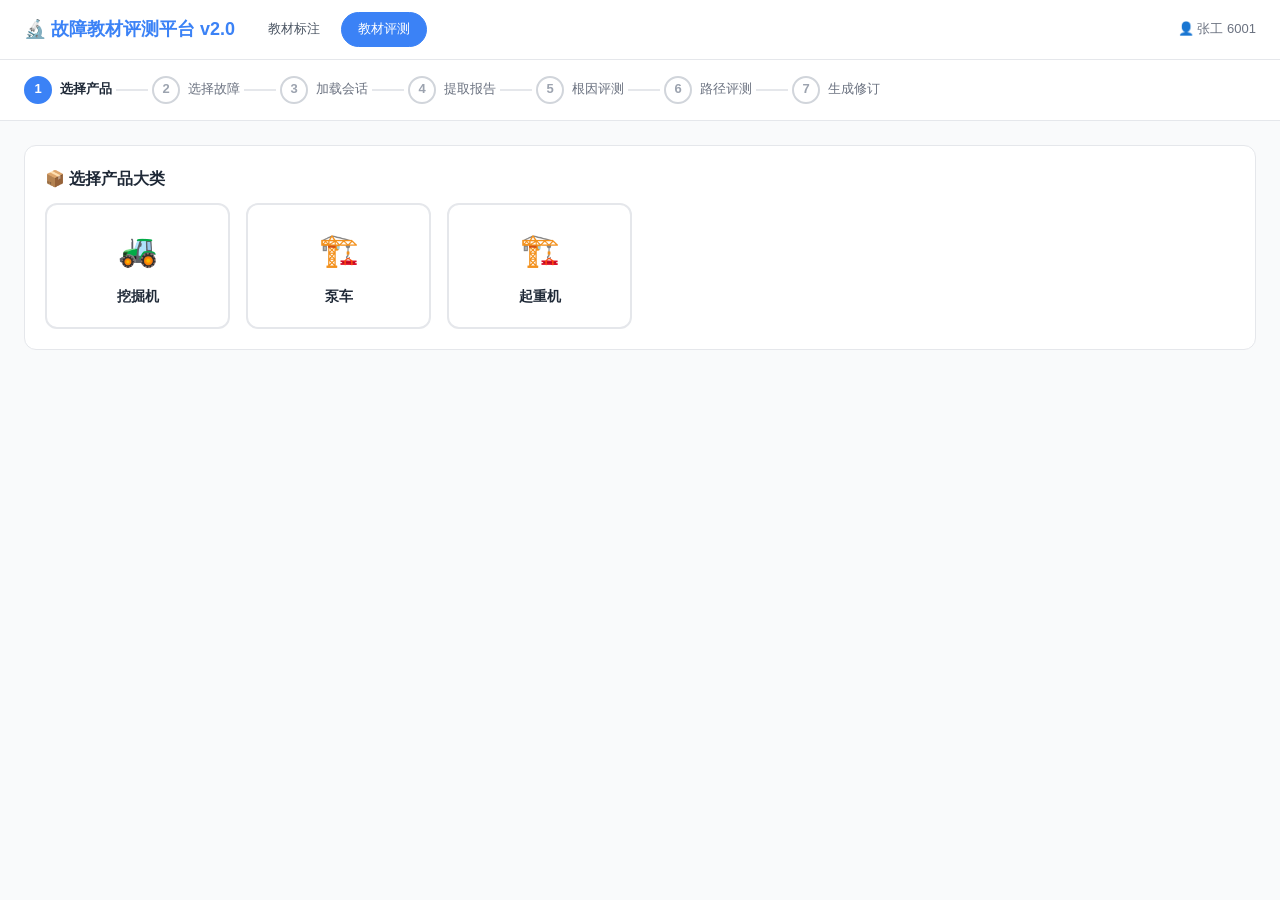
<file: evaluate.html>
<!DOCTYPE html>
<html lang="zh-CN">
<head>
<meta charset="UTF-8">
<meta name="viewport" content="width=device-width, initial-scale=1.0">
<title>故障教材评测平台 v2.0</title>
<style>
*{margin:0;padding:0;box-sizing:border-box}
:root{
  --primary:#3B82F6;--primary-light:#DBEAFE;--primary-dark:#1D4ED8;
  --success:#10B981;--success-light:#D1FAE5;
  --warning:#F59E0B;--warning-light:#FEF3C7;
  --danger:#EF4444;--danger-light:#FEE2E2;
  --ai-bg:#EEF2FF;--reason-bg:#FEF3C7;--act-bg:#DBEAFE;
  --hook-bg:#F0FDF4;--gym-bg:#FDF4FF;
  --gray-50:#F9FAFB;--gray-100:#F3F4F6;--gray-200:#E5E7EB;
  --gray-300:#D1D5DB;--gray-400:#9CA3AF;--gray-500:#6B7280;
  --gray-600:#4B5563;--gray-700:#374151;--gray-800:#1F2937;
  --radius:8px;--radius-lg:12px;
}
body{font-family:-apple-system,BlinkMacSystemFont,"Segoe UI",Roboto,sans-serif;background:var(--gray-50);color:var(--gray-800);line-height:1.6}
.app{max-width:1400px;margin:0 auto;min-height:100vh;display:flex;flex-direction:column}

.header{background:#fff;border-bottom:1px solid var(--gray-200);padding:12px 24px;display:flex;align-items:center;justify-content:space-between;position:sticky;top:0;z-index:100}
.header-left{display:flex;align-items:center;gap:16px}
.logo{font-size:18px;font-weight:700;color:var(--primary)}
.nav-tabs{display:flex;gap:4px}
.nav-tab{padding:6px 16px;border-radius:20px;font-size:13px;cursor:pointer;text-decoration:none;color:var(--gray-600);border:1px solid transparent;transition:all .2s}
.nav-tab:hover{background:var(--gray-100)}
.nav-tab.active{background:var(--primary);color:#fff;border-color:var(--primary)}
.header-right{display:flex;align-items:center;gap:12px}
.user-info{font-size:13px;color:var(--gray-500)}

.stepper{background:#fff;padding:16px 24px;border-bottom:1px solid var(--gray-200);display:flex;align-items:center;overflow-x:auto}
.step-item{display:flex;align-items:center;gap:8px;white-space:nowrap}
.step-num{width:28px;height:28px;border-radius:50%;display:flex;align-items:center;justify-content:center;font-size:13px;font-weight:600;border:2px solid var(--gray-300);color:var(--gray-400);transition:all .3s}
.step-item.active .step-num{background:var(--primary);color:#fff;border-color:var(--primary)}
.step-item.done .step-num{background:var(--success);color:#fff;border-color:var(--success)}
.step-label{font-size:13px;color:var(--gray-500)}
.step-item.active .step-label{color:var(--gray-800);font-weight:600}
.step-item.done .step-label{color:var(--success)}
.step-sep{width:32px;height:2px;background:var(--gray-200);margin:0 4px;flex-shrink:0}

.main{flex:1;padding:24px;overflow-y:auto}
.panel{display:none}.panel.active{display:block}
.card{background:#fff;border-radius:var(--radius-lg);border:1px solid var(--gray-200);padding:20px;margin-bottom:16px}
.card-title{font-size:16px;font-weight:600;margin-bottom:12px;display:flex;align-items:center;gap:8px}

.product-grid{display:grid;grid-template-columns:repeat(auto-fill,minmax(180px,1fr));gap:16px}
.product-card{background:#fff;border:2px solid var(--gray-200);border-radius:var(--radius-lg);padding:20px;text-align:center;cursor:pointer;transition:all .2s}
.product-card:hover{border-color:var(--primary);box-shadow:0 4px 12px rgba(59,130,246,.15)}
.product-card.selected{border-color:var(--primary);background:var(--primary-light)}
.product-icon{font-size:32px;margin-bottom:8px}
.product-name{font-size:14px;font-weight:600}

.fault-tags{display:flex;flex-wrap:wrap;gap:8px;margin-top:12px}
.fault-tag{padding:6px 14px;border-radius:20px;font-size:13px;cursor:pointer;border:1px solid var(--success);background:var(--success-light);color:#065F46;transition:all .2s;display:flex;align-items:center;gap:6px}
.fault-tag:hover{border-color:var(--primary)}
.fault-tag.selected{background:var(--primary);color:#fff;border-color:var(--primary)}

.mcp-card{background:#fff;border:1px solid var(--gray-200);border-radius:var(--radius);padding:12px 16px;margin:12px 0;font-size:13px}
.mcp-card .mcp-source{font-size:11px;color:var(--gray-500);margin-bottom:4px;display:flex;align-items:center;gap:4px}

/* Chat bubbles */
.chat-area{background:#fff;border:1px solid var(--gray-200);border-radius:var(--radius-lg);overflow:hidden}
.chat-header{padding:12px 16px;border-bottom:1px solid var(--gray-200);font-size:14px;font-weight:600;display:flex;align-items:center;gap:8px}
.chat-messages{max-height:400px;overflow-y:auto;padding:16px}
.chat-msg{margin-bottom:12px}
.chat-msg.user{margin-right:60px}
.chat-msg.ai{margin-left:60px}
.msg-bubble{display:inline-block;padding:10px 14px;border-radius:var(--radius-lg);font-size:13px;max-width:100%}
.user .msg-bubble{background:var(--primary-light);border:1px solid #93C5FD}
.ai .msg-bubble{background:var(--ai-bg);border:1px solid #C7D2FE}
.msg-meta{font-size:11px;color:var(--gray-400);margin-top:2px}
.report-highlight{border:2px solid #8B5CF6;border-radius:var(--radius);padding:10px;margin:8px 0;background:var(--gym-bg)}

/* Report */
.report-grid{display:grid;grid-template-columns:1fr 1fr;gap:16px}
.report-module{background:#fff;border:1px solid var(--gray-200);border-radius:var(--radius-lg);padding:16px}
.report-module h4{font-size:14px;font-weight:600;margin-bottom:8px;display:flex;align-items:center;gap:6px}
.report-content{font-size:13px;color:var(--gray-700);line-height:1.8}
.report-content ul{list-style:disc;padding-left:20px}

/* Root Cause Evaluation */
.rc-eval-item{padding:14px;border:1px solid var(--gray-200);border-radius:var(--radius);margin-bottom:10px;background:#fff}
.rc-eval-header{display:flex;justify-content:space-between;align-items:center;margin-bottom:8px}
.rc-eval-num{font-size:12px;font-weight:700;color:var(--gray-400)}
.rc-eval-text{font-size:14px;margin-bottom:8px}
.rc-eval-compare{display:grid;grid-template-columns:1fr 1fr;gap:8px;margin-bottom:10px;font-size:12px}
.rc-compare-col{padding:8px;border-radius:6px;background:var(--gray-50)}
.rc-compare-label{font-size:11px;font-weight:600;color:var(--gray-500);margin-bottom:4px}
.rc-eval-actions{display:flex;gap:6px;flex-wrap:wrap}
.eval-btn{padding:6px 14px;border-radius:6px;font-size:12px;cursor:pointer;border:1px solid var(--gray-300);background:#fff;font-weight:600;transition:all .2s}
.eval-btn.correct{color:var(--success)}.eval-btn.correct.active{background:var(--success);color:#fff}
.eval-btn.unnecessary{color:var(--warning)}.eval-btn.unnecessary.active{background:var(--warning);color:#fff}
.eval-btn.wrong{color:var(--danger)}.eval-btn.wrong.active{background:var(--danger);color:#fff}
.eval-btn.missing{color:#8B5CF6}.eval-btn.missing.active{background:#8B5CF6;color:#fff}
.eval-suggestion{margin-top:8px;padding:10px;background:var(--gray-50);border-radius:6px;border:1px dashed var(--gray-300)}
.eval-suggestion textarea{width:100%;border:1px solid var(--gray-300);border-radius:4px;padding:6px;font-size:13px;resize:vertical;min-height:40px;outline:none}
.eval-suggestion textarea:focus{border-color:var(--primary)}

/* Path Evaluation */
.path-step{padding:14px;border:1px solid var(--gray-200);border-radius:var(--radius);margin-bottom:10px;background:#fff}
.path-step-num{font-size:12px;font-weight:700;color:var(--primary);margin-bottom:4px}
.path-step-text{font-size:14px;margin-bottom:8px}
.path-compare{display:grid;grid-template-columns:1fr 1fr;gap:12px;margin-bottom:10px}
.path-col{padding:12px;border-radius:var(--radius)}
.path-col.textbook{background:var(--success-light);border:1px solid #86EFAC}
.path-col.ai-path{background:var(--primary-light);border:1px solid #93C5FD}
.path-col-label{font-size:11px;font-weight:600;margin-bottom:6px;display:flex;align-items:center;gap:4px}
.path-error-types{display:flex;gap:6px;flex-wrap:wrap;margin-bottom:8px}
.correct-path-input{margin-top:8px;padding:10px;background:var(--gray-50);border-radius:6px;border:1px dashed var(--gray-300)}
.correct-path-input textarea{width:100%;border:1px solid var(--gray-300);border-radius:4px;padding:6px;font-size:13px;resize:vertical;min-height:40px;outline:none}

/* React tags */
.react-tag{display:inline-block;padding:2px 8px;border-radius:4px;font-size:11px;font-weight:700;margin-bottom:6px}
.react-tag.reasoning{background:var(--reason-bg);color:#92400E}
.react-tag.acting{background:var(--act-bg);color:#1E40AF}
.react-tag.gym{background:var(--gym-bg);color:#6B21A8}

/* Stats */
.stats-bar{display:grid;grid-template-columns:repeat(4,1fr);gap:8px;margin-top:12px}
.stat-box{padding:10px;border-radius:var(--radius);text-align:center;font-size:12px}
.stat-box .num{font-size:20px;font-weight:700;display:block}
.stat-box.green{background:var(--success-light);color:#065F46}
.stat-box.amber{background:var(--warning-light);color:#92400E}
.stat-box.red{background:var(--danger-light);color:#991B1B}
.stat-box.purple{background:#F3E8FF;color:#6B21A8}

/* Score Dimensions */
.dim-grid{display:grid;grid-template-columns:repeat(4,1fr);gap:12px;margin:16px 0}
.dim-card{background:#fff;border:1px solid var(--gray-200);border-radius:var(--radius-lg);padding:16px;text-align:center}
.dim-card .dim-icon{font-size:24px;margin-bottom:4px}
.dim-card .dim-name{font-size:12px;font-weight:600;color:var(--gray-500)}
.dim-card .dim-score{font-size:28px;font-weight:700;margin:4px 0}
.dim-card .dim-grade{font-size:12px;padding:2px 10px;border-radius:10px;font-weight:600}

/* Revision Task Cards */
.rev-task-grid{display:grid;grid-template-columns:1fr 1fr;gap:12px}
.rev-task-card{padding:14px;border-radius:var(--radius);border:1px solid var(--gray-200)}
.rev-task-card.root{border-left:3px solid var(--danger);background:#FEF2F2}
.rev-task-card.path{border-left:3px solid var(--primary);background:var(--primary-light)}
.rev-task-type{font-size:11px;font-weight:600;padding:2px 8px;border-radius:4px;display:inline-block;margin-bottom:4px}
.rev-task-card.root .rev-task-type{background:var(--danger-light);color:#991B1B}
.rev-task-card.path .rev-task-type{background:var(--primary-light);color:#1E40AF}
.rev-task-desc{font-size:13px;color:var(--gray-700);margin:4px 0}
.rev-task-action{font-size:12px;color:var(--primary);font-weight:600}

/* AgentGym Compare */
.gym-compare{margin-top:16px}
.gym-compare-table{width:100%;border-collapse:collapse;font-size:13px}
.gym-compare-table th{text-align:left;padding:8px 12px;background:var(--gray-100);border-bottom:2px solid var(--gray-200);font-weight:600}
.gym-compare-table td{padding:8px 12px;border-bottom:1px solid var(--gray-100)}
.improvement{color:var(--success);font-weight:600}
.degradation{color:var(--danger);font-weight:600}

.btn{padding:10px 24px;border-radius:var(--radius);font-size:14px;cursor:pointer;border:1px solid var(--gray-300);background:#fff;font-weight:600;transition:all .2s}
.btn:hover{background:var(--gray-50)}
.btn-primary{background:var(--primary);color:#fff;border-color:var(--primary)}
.btn-primary:hover{background:var(--primary-dark)}
.btn-success{background:var(--success);color:#fff;border-color:var(--success)}
.btn-warning{background:var(--warning);color:#fff;border-color:var(--warning)}
.btn-group{display:flex;gap:12px;margin-top:16px}

.toast{position:fixed;top:80px;right:24px;padding:12px 20px;border-radius:var(--radius);font-size:14px;font-weight:600;z-index:300;transform:translateX(120%);transition:transform .3s;display:flex;align-items:center;gap:8px}
.toast.show{transform:translateX(0)}
.toast.success{background:var(--success);color:#fff}
</style>
</head>
<body>
<div class="app">
  <header class="header">
    <div class="header-left">
      <div class="logo">🔬 故障教材评测平台 v2.0</div>
      <nav class="nav-tabs">
        <a href="index.html" class="nav-tab">教材标注</a>
        <a href="evaluate.html" class="nav-tab active">教材评测</a>
      </nav>
    </div>
    <div class="header-right">
      <div class="user-info">👤 张工 6001</div>
    </div>
  </header>
  <div class="stepper" id="stepper"></div>
  <div class="main" id="mainContent"></div>
</div>
<div class="toast" id="toast"></div>

<script>
const PRODUCTS = [
  {id:'excavator',name:'挖掘机',icon:'🚜',faults:5},
  {id:'pump',name:'泵车',icon:'🏗️',faults:2},
  {id:'crane',name:'起重机',icon:'🏗️',faults:3}
];

const FAULTS = {
  excavator: [
    {id:'F001',name:'液压系统行走无力',ver:'v2.0',evalCount:3,avgScore:82},
    {id:'F002',name:'发动机启动困难',ver:'v1.3',evalCount:1,avgScore:78},
    {id:'F003',name:'回转系统异响',ver:'v1.1',evalCount:0,avgScore:null},
    {id:'F005',name:'液压油温过高',ver:'v1.5',evalCount:2,avgScore:85}
  ],
  pump: [
    {id:'F101',name:'泵送压力不足',ver:'v1.2',evalCount:1,avgScore:80}
  ]
};

const SESSIONS = [
  {id:'S001',time:'2026-05-02 14:30',result:'success',feedback:'已解决'},
  {id:'S002',time:'2026-05-01 09:15',result:'fail',feedback:'根因判断错误'},
  {id:'S003',time:'2026-04-30 16:45',result:'success',feedback:'步骤准确'}
];

const CHAT_SESSION = [
  {role:'user',text:'挖掘机行走无力，左侧更明显'},
  {role:'ai',text:'根据故障现象，可能涉及液压系统行走部分。让我逐步排查...\n\n首先检查行走先导压力是否正常。'},
  {role:'user',text:'先导压力3.2MPa'},
  {role:'ai',text:'先导压力正常（标准值2.5-4.0MPa）。继续检查主泵压力。'},
  {role:'user',text:'主泵压力18MPa，偏低'},
  {role:'ai',text:'主泵压力偏低（标准值25-35MPa），可能原因：\n1. 主溢流阀设定压力偏低\n2. 主泵内部磨损\n3. 液压油流量调节阀卡滞',isReport:true},
  {role:'ai',text:'---\n📋 故障规划报告\n\n**故障现象标题：** 液压系统行走无力\n\n**故障现象描述：** 挖掘机行走速度明显减慢，左侧行走更加无力，先导压力正常但主泵压力偏低\n\n**故障可能根因：**\n1. 主溢流阀设定压力偏低\n2. 主泵内部磨损\n3. 液压油流量调节阀卡滞\n4. 行走马达溢流阀故障\n5. 液压油污染或变质\n\n**故障排查步骤：**\n步骤1: 检查主泵压力 → 18MPa（偏低）\n步骤2: 检查主溢流阀设定 → 确认偏低\n步骤3: 检查液压油品质 → 正常\n步骤4: 调整主溢流阀压力至标准值 → 故障排除',isReport:true}
];

const AI_ROOT_CAUSES = [
  {id:'ARC1',text:'主溢流阀设定压力偏低',textbookMatch:true,textbookText:'主溢流阀设定压力偏低或故障'},
  {id:'ARC2',text:'主泵内部磨损',textbookMatch:true,textbookText:'行走马达内部故障（排量调节机构卡滞、柱塞磨损）'},
  {id:'ARC3',text:'液压油流量调节阀卡滞',textbookMatch:true,textbookText:'液压油流量调节阀卡滞或损坏'},
  {id:'ARC4',text:'行走马达溢流阀故障',textbookMatch:true,textbookText:'行走马达溢流阀故障'},
  {id:'ARC5',text:'液压油污染或变质',textbookMatch:true,textbookText:'液压油污染或变质'},
  {id:'ARC6',text:'先导压力不足',textbookMatch:false,textbookText:'行走先导压力不足（教材中存在但未在AI报告中体现）'}
];

const AI_PATH_STEPS = [
  {id:'PS1',num:1,aiText:'检查主泵压力',tbText:'检查行走先导压力',errorType:null},
  {id:'PS2',num:2,aiText:'检查主溢流阀设定',tbText:'若先导正常→检查主泵压力',errorType:null},
  {id:'PS3',num:3,aiText:'检查液压油品质',tbText:'若先导不足→排查先导油路',errorType:null},
  {id:'PS4',num:4,aiText:'调整主溢流阀压力',tbText:'检查主溢流阀设定压力',errorType:null}
];

let state = {
  step:1, product:null, fault:null, session:null,
  rcEvals:{}, pathEvals:{},
  newMissingRc:'', correctPaths:{},
  dimensions:{quality:82,efficiency:78,value:71,performance:92}
};

const STEPS = ['选择产品','选择故障','加载会话','提取报告','根因评测','路径评测','生成修订'];

function render() {
  renderStepper();
  renderMain();
}

function renderStepper() {
  document.getElementById('stepper').innerHTML = STEPS.map((s,i) => {
    const cls = i+1 < state.step ? 'done' : i+1 === state.step ? 'active' : '';
    const sep = i < STEPS.length-1 ? '<div class="step-sep"></div>' : '';
    return `<div class="step-item ${cls}"><div class="step-num">${i+1 < state.step ? '✓' : i+1}</div><div class="step-label">${s}</div></div>${sep}`;
  }).join('');
}

function renderMain() {
  const el = document.getElementById('mainContent');
  switch(state.step) {
    case 1: el.innerHTML = renderS1(); break;
    case 2: el.innerHTML = renderS2(); break;
    case 3: el.innerHTML = renderS3(); break;
    case 4: el.innerHTML = renderS4(); break;
    case 5: el.innerHTML = renderS5(); break;
    case 6: el.innerHTML = renderS6(); break;
    case 7: el.innerHTML = renderS7(); break;
  }
}

function renderS1() {
  return `<div class="card"><div class="card-title">📦 选择产品大类</div>
    <div class="product-grid">
      ${PRODUCTS.map(p => `<div class="product-card ${state.product===p.id?'selected':''}" onclick="selectProduct('${p.id}')">
        <div class="product-icon">${p.icon}</div><div class="product-name">${p.name}</div>
      </div>`).join('')}
    </div>
    ${state.product?`<div style="margin-top:16px;text-align:right"><button class="btn btn-primary" onclick="goStep(2)">下一步 →</button></div>`:''}
  </div>`;
}

function renderS2() {
  const faults = FAULTS[state.product]||[];
  return `<div class="card"><div class="card-title">🔍 选择故障现象（仅已有教材可评测）</div>
    <div class="fault-tags">
      ${faults.map(f => `<div class="fault-tag ${state.fault===f.id?'selected':''}" onclick="selectFault('${f.id}')">
        ${f.name} <span style="font-size:11px;opacity:.7">${f.ver} | 评测${f.evalCount}次</span>
      </div>`).join('')}
    </div>
    ${state.fault?`<div class="mcp-card"><div class="mcp-source">👤 MCP-ExpertDatabase</div><div class="mcp-content">推荐 3 位擅长该领域的评测专家</div></div>
    <div style="margin-top:16px;text-align:right"><button class="btn btn-primary" onclick="goStep(3)">下一步 →</button></div>`:''}
  </div>`;
}

function renderS3() {
  return `<div class="card"><div class="card-title">💬 诊断会话记录</div>
    <div style="margin-bottom:12px;font-size:13px;color:var(--gray-500)">选择一条会话记录进行评测</div>
    <div style="display:flex;gap:8px;margin-bottom:16px">
      ${SESSIONS.map(s => `<div style="padding:8px 14px;border-radius:8px;border:1px solid ${state.session===s.id?'var(--primary)':'var(--gray-200)'};cursor:pointer;font-size:13px;background:${state.session===s.id?'var(--primary-light)':'#fff'}" onclick="selectSession('${s.id}')">
        ${s.time} | <span style="color:${s.result==='success'?'var(--success)':'var(--danger)'}">${{success:'✅成功',fail:'❌失败'}[s.result]}</span> | ${s.feedback}
      </div>`).join('')}
    </div>
    ${state.session?`<div class="chat-area">
      <div class="chat-header">💬 会话 ${state.session}</div>
      <div class="chat-messages">
        ${CHAT_SESSION.map(m => `<div class="chat-msg ${m.role==='user'?'user':'ai'}">
          <div class="msg-bubble ${m.isReport?'report-highlight':''}">${m.text.replace(/\n/g,'<br>')}</div>
          <div class="msg-meta">${m.role==='user'?'👤 用户':'🤖 AI'}${m.isReport?' 📋 故障报告':''}</div>
        </div>`).join('')}
      </div>
    </div>
    <div style="margin-top:16px;text-align:right"><button class="btn btn-primary" onclick="goStep(4)">提取报告 →</button></div>`:''}
  </div>`;
}

function renderS4() {
  return `<div class="card"><div class="card-title">📋 故障规划报告（已提取）</div>
    <div class="report-grid">
      <div class="report-module"><h4>📌 故障现象标题</h4><div class="report-content">液压系统行走无力</div></div>
      <div class="report-module"><h4>📝 故障现象描述</h4><div class="report-content">挖掘机行走速度明显减慢，左侧行走更加无力，先导压力正常但主泵压力偏低</div></div>
      <div class="report-module"><h4>🔍 故障可能根因</h4><div class="report-content"><ul>${AI_ROOT_CAUSES.map(r => `<li>${r.text}${!r.textbookMatch?' <span style="color:var(--danger);font-weight:600">⚠️教材中未列出</span>':''}</li>`).join('')}</ul></div></div>
      <div class="report-module"><h4>🔧 故障排查步骤</h4><div class="report-content"><ol>${AI_PATH_STEPS.map(s => `<li>${s.aiText}</li>`).join('')}</ol></div></div>
    </div>
    <div style="margin-top:16px;text-align:right"><button class="btn btn-primary" onclick="goStep(5)">开始根因评测 →</button></div>
  </div>`;
}

function renderS5() {
  const stats = {correct:0,unnecessary:0,wrong:0,missing:0};
  Object.values(state.rcEvals).forEach(v => { if(stats[v]!==undefined) stats[v]++; });

  return `<div class="card"><div class="card-title">🔎 阶段一：根因评测</div>
    <div style="font-size:13px;color:var(--gray-500);margin-bottom:12px">对AI生成的每个根因进行标注：正确/非必要/错误/遗漏</div>
    ${AI_ROOT_CAUSES.map((rc,i) => {
      const eval_ = state.rcEvals[rc.id] || null;
      return `<div class="rc-eval-item">
        <div class="rc-eval-header"><span class="rc-eval-num">#${i+1}</span></div>
        <div class="rc-eval-text"><strong>AI报告：</strong>${rc.text}</div>
        <div class="rc-eval-compare">
          <div class="rc-compare-col"><div class="rc-compare-label">🤖 AI生成</div>${rc.text}</div>
          <div class="rc-compare-col"><div class="rc-compare-label">📘 教材原文</div>${rc.textbookMatch?rc.textbookText:'<span style="color:var(--danger)">未列出</span>'}</div>
        </div>
        <div class="rc-eval-actions">
          <button class="eval-btn correct ${eval_==='correct'?'active':''}" onclick="evalRc('${rc.id}','correct')">✅ 正确</button>
          <button class="eval-btn unnecessary ${eval_==='unnecessary'?'active':''}" onclick="evalRc('${rc.id}','unnecessary')">⚠️ 非必要</button>
          <button class="eval-btn wrong ${eval_==='wrong'?'active':''}" onclick="evalRc('${rc.id}','wrong')">❌ 错误</button>
          <button class="eval-btn missing ${eval_==='missing'?'active':''}" onclick="evalRc('${rc.id}','missing')">➕ 遗漏</button>
        </div>
        ${eval_&&eval_!=='correct'?`<div class="eval-suggestion"><textarea placeholder="修订说明（如需）...">${state.rcEvals[rc.id+'_note']||''}</textarea></div>`:''}
        ${eval_?`<div style="margin-top:8px"><span class="react-tag ${eval_==='wrong'?'reasoning':'acting'}">${{correct:'Acting: 无需修订',unnecessary:'Reasoning: 建议降级',wrong:'Reasoning: 需删除/修改',missing:'Acting: 需补充教材'}[eval_]}</span></div>`:''}
      </div>`;
    }).join('')}

    <div style="margin-top:16px;padding:12px;background:var(--gray-50);border-radius:var(--radius);border:1px dashed var(--gray-300)">
      <div style="font-size:13px;font-weight:600;margin-bottom:6px">➕ 添加遗漏根因（教材中有但AI未列出的）</div>
      <div style="display:flex;gap:8px"><input style="flex:1;padding:8px;border:1px solid var(--gray-300);border-radius:6px;font-size:13px;outline:none" placeholder="输入遗漏的根因..." id="missingRcInput"><button class="btn btn-primary" style="padding:8px 14px;font-size:13px" onclick="addMissingRc()">添加</button></div>
    </div>

    <div class="stats-bar">
      <div class="stat-box green"><span class="num">${stats.correct}</span>正确</div>
      <div class="stat-box amber"><span class="num">${stats.unnecessary}</span>非必要</div>
      <div class="stat-box red"><span class="num">${stats.wrong}</span>错误</div>
      <div class="stat-box purple"><span class="num">${stats.missing}</span>遗漏</div>
    </div>

    <div class="btn-group" style="justify-content:flex-end">
      <button class="btn" onclick="goStep(4)">← 返回</button>
      <button class="btn btn-primary" onclick="goStep(6)">路径评测 →</button>
    </div>
  </div>`;
}

function renderS6() {
  const stats = {correct:0,order:0,condition:0,missing:0,redundant:0,conclusion:0};
  Object.values(state.pathEvals).forEach(v => { if(stats[v]!==undefined) stats[v]++; });

  return `<div class="card"><div class="card-title">🔧 阶段二：路径评测</div>
    <div style="font-size:13px;color:var(--gray-500);margin-bottom:12px">对AI给出的排查步骤逐步标注，指出错误路径并标注正确路径</div>
    ${AI_PATH_STEPS.map(ps => {
      const eval_ = state.pathEvals[ps.id] || null;
      return `<div class="path-step">
        <div class="path-step-num">步骤 ${ps.num}</div>
        <div class="path-compare">
          <div class="path-col textbook"><div class="path-col-label">📘 教材原路径</div>${ps.tbText}</div>
          <div class="path-col ai-path"><div class="path-col-label">🤖 AI生成路径</div>${ps.aiText}</div>
        </div>
        <div style="font-size:13px;font-weight:600;margin-bottom:6px">您的判定：</div>
        <div class="path-error-types">
          <button class="eval-btn correct ${eval_==='correct'?'active':''}" onclick="evalPath('${ps.id}','correct')">✅ 正确</button>
          <button class="eval-btn wrong ${eval_==='order'?'active':''}" onclick="evalPath('${ps.id}','order')">🔄 顺序错误</button>
          <button class="eval-btn unnecessary ${eval_==='condition'?'active':''}" onclick="evalPath('${ps.id}','condition')">❓ 条件错误</button>
          <button class="eval-btn missing ${eval_==='missing'?'active':''}" onclick="evalPath('${ps.id}','missing')">➖ 遗漏步骤</button>
          <button class="eval-btn unnecessary ${eval_==='redundant'?'active':''}" onclick="evalPath('${ps.id}','redundant')">➕ 冗余步骤</button>
          <button class="eval-btn wrong ${eval_==='conclusion'?'active':''}" onclick="evalPath('${ps.id}','conclusion')">❌ 结论错误</button>
        </div>
        ${eval_&&eval_!=='correct'?`<div class="correct-path-input"><div style="font-size:12px;font-weight:600;margin-bottom:4px">正确路径：</div><textarea placeholder="请描述正确的排查路径..." oninput="state.correctPaths['${ps.id}']=this.value">${state.correctPaths[ps.id]||''}</textarea></div>
        <div style="margin-top:6px"><span class="react-tag reasoning">Reasoning: 错误分析 - ${{order:'步骤执行顺序不当',condition:'判断条件/阈值有误',missing:'缺少必要检测步骤',redundant:'存在不必要的步骤',conclusion:'推导结论错误'}[eval_]}</span></div>`:''}
      </div>`;
    }).join('')}

    <div class="stats-bar">
      <div class="stat-box green"><span class="num">${stats.correct}</span>正确</div>
      <div class="stat-box amber"><span class="num">${stats.order}</span>顺序错</div>
      <div class="stat-box red"><span class="num">${stats.condition}</span>条件错</div>
      <div class="stat-box purple"><span class="num">${stats.missing}</span>遗漏</div>
    </div>

    <div class="btn-group" style="justify-content:flex-end">
      <button class="btn" onclick="goStep(5)">← 根因评测</button>
      <button class="btn btn-primary" onclick="goStep(7)">生成修订任务 →</button>
    </div>
  </div>`;
}

function renderS7() {
  const q=82,e=78,v=71,p=92;
  const total = Math.round(q*0.4+e*0.2+v*0.25+p*0.15);
  const grade = total>=90?'A':total>=75?'B':total>=60?'C':'D';
  const gradeColor = total>=90?'var(--success)':total>=75?'var(--primary)':total>=60?'var(--warning)':'var(--danger)';

  return `<div class="card"><div class="card-title">📊 评测报告 & 修订任务</div>
    <div style="text-align:center;margin:20px 0">
      <div style="font-size:48px;font-weight:800;color:${gradeColor}">${total}</div>
      <div style="font-size:16px;font-weight:600">${grade}级</div>
    </div>
    <div class="dim-grid">
      <div class="dim-card"><div class="dim-icon">📌</div><div class="dim-name">标注质量</div><div class="dim-score" style="color:var(--success)">${q}</div><div class="dim-grade" style="background:var(--success-light);color:#065F46">优秀</div></div>
      <div class="dim-card"><div class="dim-icon">⚡</div><div class="dim-name">标注效率</div><div class="dim-score" style="color:var(--primary)">${e}</div><div class="dim-grade" style="background:var(--primary-light);color:#1E40AF">良好</div></div>
      <div class="dim-card"><div class="dim-icon">💎</div><div class="dim-name">知识价值</div><div class="dim-score" style="color:var(--warning)">${v}</div><div class="dim-grade" style="background:var(--warning-light);color:#92400E">待提升</div></div>
      <div class="dim-card"><div class="dim-icon">🔧</div><div class="dim-name">系统性能</div><div class="dim-score" style="color:var(--success)">${p}</div><div class="dim-grade" style="background:var(--success-light);color:#065F46">优秀</div></div>
    </div>

    <div class="card"><div class="card-title">📋 自动生成的修订任务</div>
      <div class="rev-task-grid">
        ${generateRevisionTasks().map(t => `<div class="rev-task-card ${t.cardType}">
          <span class="rev-task-type">${t.typeLabel}</span>
          <div class="rev-task-desc">${t.desc}</div>
          <div class="rev-task-action">→ ${t.action}</div>
        </div>`).join('')}
      </div>
    </div>

    <div class="card"><div class="card-title">🧪 AgentGym 修订前后对比</div>
      <div class="gym-compare">
        <table class="gym-compare-table">
          <tr><th>指标</th><th>修订前</th><th>修订后（预估）</th></tr>
          <tr><td>诊断成功率</td><td>76%</td><td class="improvement">84% ↑8%</td></tr>
          <tr><td>平均步骤数</td><td>8步</td><td class="improvement">6步 ↓2步</td></tr>
          <tr><td>诊断耗时</td><td>12min</td><td class="improvement">9min ↓3min</td></tr>
          <tr><td>安全风险</td><td>1处</td><td class="improvement">0处 ✅</td></tr>
        </table>
      </div>
      <div style="margin-top:12px;padding:10px;background:var(--success-light);border-radius:var(--radius);font-size:13px;display:flex;align-items:center;gap:8px">
        ✅ 建议：发布修订版本
      </div>
    </div>

    <div class="card"><div class="card-title">🔄 选择修订模式</div>
      <div style="display:grid;grid-template-columns:1fr 1fr;gap:16px">
        <div style="padding:20px;border:2px solid var(--gray-200);border-radius:var(--radius-lg);text-align:center;cursor:pointer;transition:all .2s" onclick="selectRevMode('quick')" onmouseover="this.style.borderColor='var(--primary)'" onmouseout="this.style.borderColor='var(--gray-200)'">
          <div style="font-size:32px;margin-bottom:8px">📋</div>
          <div style="font-weight:600;margin-bottom:4px">快速审核</div>
          <div style="font-size:12px;color:var(--gray-500)">逐条勾选接受/拒绝</div>
        </div>
        <div style="padding:20px;border:2px solid var(--gray-200);border-radius:var(--radius-lg);text-align:center;cursor:pointer;transition:all .2s" onclick="selectRevMode('dialog')" onmouseover="this.style.borderColor='var(--primary)'" onmouseout="this.style.borderColor='var(--gray-200)'">
          <div style="font-size:32px;margin-bottom:8px">💬</div>
          <div style="font-weight:600;margin-bottom:4px">对话式修订</div>
          <div style="font-size:12px;color:var(--gray-500)">AI引导ReAct循环，逐步确认</div>
        </div>
      </div>
    </div>

    <div class="btn-group" style="justify-content:center">
      <button class="btn" onclick="goStep(1)">🏠 返回首页</button>
      <button class="btn btn-warning" onclick="generateRevision()">📝 生成修订任务</button>
      <button class="btn btn-primary" onclick="goToAnnotation()">🔧 前往标注平台修订</button>
    </div>
  </div>`;
}

function generateRevisionTasks() {
  const tasks = [];
  Object.entries(state.rcEvals).forEach(([id,eval_]) => {
    if (!eval_ || eval_==='correct') return;
    const rc = AI_ROOT_CAUSES.find(r=>r.id===id);
    if (!rc) return;
    const typeMap = {wrong:{type:'root',label:'根因修订-删除/修改',desc:`根因"${rc.text}"被标记为错误`,action:'删除或修改该根因'},
      unnecessary:{type:'root',label:'根因修订-降级',desc:`根因"${rc.text}"被标记为非必要`,action:'降低优先级或移至补充列表'},
      missing:{type:'root',label:'根因修订-新增',desc:`遗漏根因"${rc.text}"`,action:'补充到教材根因列表'}};
    const t = typeMap[eval_];
    if (t) tasks.push({cardType:t.type,...t});
  });
  Object.entries(state.pathEvals).forEach(([id,eval_]) => {
    if (!eval_ || eval_==='correct') return;
    const ps = AI_PATH_STEPS.find(p=>p.id===id);
    if (!ps) return;
    const typeMap = {order:{type:'path',label:'路径修订-顺序',desc:`步骤${ps.num}顺序错误`,action:'调整步骤执行顺序'},
      condition:{type:'path',label:'路径修订-参数',desc:`步骤${ps.num}判断条件错误`,action:'修正参数标准值'},
      missing:{type:'path',label:'路径修订-补充',desc:`步骤${ps.num}遗漏必要检测`,action:'补充检测步骤'},
      redundant:{type:'path',label:'路径修订-精简',desc:`步骤${ps.num}为冗余步骤`,action:'移除不必要步骤'},
      conclusion:{type:'path',label:'路径修订-逻辑',desc:`步骤${ps.num}结论错误`,action:'修正逻辑判断'}};
    const t = typeMap[eval_];
    if (t) tasks.push({cardType:t.type,...t});
  });
  return tasks;
}

// ============ ACTIONS ============
function selectProduct(id) { state.product=id; state.fault=null; render(); }
function selectFault(id) { state.fault=id; render(); }
function selectSession(id) { state.session=id; render(); }
function goStep(n) { state.step=n; render(); }

function evalRc(id, eval_) {
  state.rcEvals[id] = eval_;
  render();
}

function evalPath(id, eval_) {
  state.pathEvals[id] = eval_;
  render();
}

function addMissingRc() {
  const input = document.getElementById('missingRcInput');
  if (!input || !input.value.trim()) return;
  const newId = 'ARC' + (AI_ROOT_CAUSES.length + 1);
  AI_ROOT_CAUSES.push({id:newId,text:input.value.trim(),textbookMatch:false,textbookText:'未列出'});
  state.rcEvals[newId] = 'missing';
  input.value = '';
  render();
  showToast('✅ 已添加遗漏根因','success');
}

function selectRevMode(mode) {
  state.revisionMode = mode;
  showToast(`已选择${mode==='quick'?'快速审核':'对话式修订'}模式`,'success');
}

function generateRevision() {
  const tasks = generateRevisionTasks();
  showToast(`✅ 已生成 ${tasks.length} 条修订任务`,'success');
}

function goToAnnotation() {
  window.location.href = 'index.html';
}

function showToast(msg,type='success') {
  const el = document.getElementById('toast');
  el.textContent = msg;
  el.className = `toast ${type} show`;
  setTimeout(() => el.classList.remove('show'), 3000);
}

render();
</script>
</body>
</html>
</file>
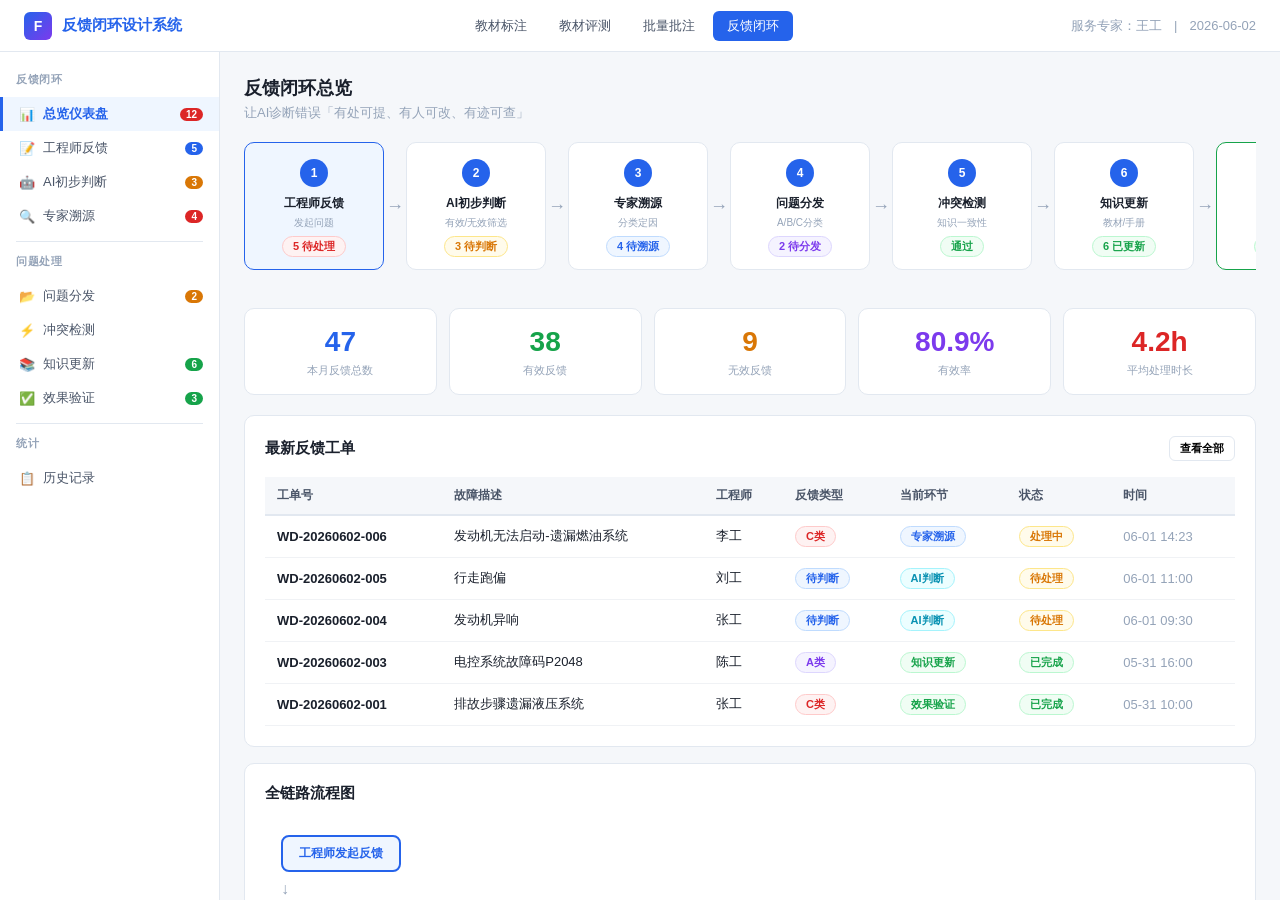
<file: feedback.html>
<!DOCTYPE html>
<html lang="zh-CN">
<head>
<meta charset="UTF-8">
<meta name="viewport" content="width=device-width, initial-scale=1.0">
<title>反馈闭环设计系统 - 维修助手/专家标注平台</title>
<style>
*{margin:0;padding:0;box-sizing:border-box}
:root{
  --bg:#f5f7fa;--card:#fff;--border:#e2e8f0;--border-light:#f0f2f5;
  --text:#1a202c;--text2:#4a5568;--text3:#94a3b8;
  --primary:#2563eb;--primary-bg:#eff6ff;--primary-border:#bfdbfe;
  --success:#16a34a;--success-bg:#f0fdf4;--success-border:#bbf7d0;
  --warning:#d97706;--warning-bg:#fffbeb;--warning-border:#fde68a;
  --danger:#dc2626;--danger-bg:#fef2f2;--danger-border:#fecaca;
  --purple:#7c3aed;--purple-bg:#f5f3ff;--purple-border:#ddd6fe;
  --cyan:#0891b2;--cyan-bg:#ecfeff;--cyan-border:#a5f3fc;
}
body{font-family:-apple-system,BlinkMacSystemFont,"Segoe UI",Roboto,sans-serif;background:var(--bg);color:var(--text);min-height:100vh}
/* ===== TOP NAV ===== */
.top-nav{background:#fff;border-bottom:1px solid var(--border);padding:0 24px;height:52px;display:flex;align-items:center;justify-content:space-between;position:sticky;top:0;z-index:100}
.nav-brand{display:flex;align-items:center;gap:10px;font-weight:700;font-size:15px;color:var(--primary)}
.nav-brand .logo{width:28px;height:28px;background:linear-gradient(135deg,var(--primary),var(--purple));border-radius:6px;display:flex;align-items:center;justify-content:center;color:#fff;font-size:14px;font-weight:800}
.nav-links{display:flex;gap:4px}
.nav-links a{text-decoration:none;padding:6px 14px;border-radius:6px;font-size:13px;color:var(--text2);transition:.15s}
.nav-links a:hover{background:var(--primary-bg);color:var(--primary)}
.nav-links a.active{background:var(--primary);color:#fff}
.nav-right{display:flex;align-items:center;gap:12px;font-size:13px;color:var(--text3)}

/* ===== LAYOUT ===== */
.app{display:flex;height:calc(100vh - 52px)}
/* Left sidebar */
.sidebar{width:220px;background:#fff;border-right:1px solid var(--border);padding:16px 0;flex-shrink:0;overflow-y:auto}
.sidebar-title{padding:4px 16px 10px;font-size:11px;font-weight:600;text-transform:uppercase;color:var(--text3);letter-spacing:.5px}
.sidebar-item{padding:8px 16px;font-size:13px;color:var(--text2);cursor:pointer;display:flex;align-items:center;gap:8px;transition:.15s;border-left:3px solid transparent}
.sidebar-item:hover{background:var(--primary-bg);color:var(--primary)}
.sidebar-item.active{background:var(--primary-bg);color:var(--primary);border-left-color:var(--primary);font-weight:600}
.sidebar-item .badge{margin-left:auto;background:var(--danger);color:#fff;font-size:10px;padding:1px 6px;border-radius:8px;font-weight:600}
.sidebar-item .badge.blue{background:var(--primary)}
.sidebar-item .badge.orange{background:var(--warning)}
.sidebar-item .badge.green{background:var(--success)}
.sidebar-divider{height:1px;background:var(--border);margin:8px 16px}

/* Main content */
.main{flex:1;overflow-y:auto;padding:24px}

/* ===== CARDS ===== */
.card{background:var(--card);border:1px solid var(--border);border-radius:10px;padding:20px;margin-bottom:16px}
.card-header{display:flex;align-items:center;justify-content:space-between;margin-bottom:16px}
.card-title{font-size:15px;font-weight:600;display:flex;align-items:center;gap:8px}
.card-subtitle{font-size:12px;color:var(--text3)}

/* ===== TAGS / BADGES ===== */
.tag{display:inline-flex;align-items:center;gap:4px;padding:2px 10px;border-radius:12px;font-size:11px;font-weight:600;white-space:nowrap}
.tag-danger{background:var(--danger-bg);color:var(--danger);border:1px solid var(--danger-border)}
.tag-warning{background:var(--warning-bg);color:var(--warning);border:1px solid var(--warning-border)}
.tag-success{background:var(--success-bg);color:var(--success);border:1px solid var(--success-border)}
.tag-primary{background:var(--primary-bg);color:var(--primary);border:1px solid var(--primary-border)}
.tag-purple{background:var(--purple-bg);color:var(--purple);border:1px solid var(--purple-border)}
.tag-cyan{background:var(--cyan-bg);color:var(--cyan);border:1px solid var(--cyan-border)}

/* ===== STATUS DOTS ===== */
.status-dot{width:8px;height:8px;border-radius:50%;display:inline-block}
.status-dot.red{background:var(--danger)}
.status-dot.orange{background:var(--warning)}
.status-dot.green{background:var(--success)}
.status-dot.blue{background:var(--primary)}
.status-dot.purple{background:var(--purple)}
.status-dot.gray{background:var(--text3)}

/* ===== PIPELINE VISUALIZATION ===== */
.pipeline{display:flex;align-items:stretch;gap:0;margin:20px 0 30px;overflow-x:auto;padding-bottom:8px}
.pipeline-step{flex:1;min-width:140px;text-align:center;position:relative;padding:16px 8px 12px;background:var(--card);border:1px solid var(--border);border-radius:10px;transition:.2s;cursor:pointer}
.pipeline-step:hover{border-color:var(--primary);box-shadow:0 2px 8px rgba(37,99,235,.1)}
.pipeline-step.active{border-color:var(--primary);background:var(--primary-bg)}
.pipeline-step.completed{border-color:var(--success)}
.pipeline-step.completed .step-num{background:var(--success)}
.pipeline-step.error-step{border-color:var(--danger)}
.step-num{width:28px;height:28px;border-radius:50%;background:var(--primary);color:#fff;display:flex;align-items:center;justify-content:center;font-size:12px;font-weight:700;margin:0 auto 8px}
.step-label{font-size:12px;font-weight:600;color:var(--text);margin-bottom:4px}
.step-desc{font-size:10px;color:var(--text3)}
.step-status{margin-top:6px}
.pipeline-arrow{display:flex;align-items:center;color:var(--text3);font-size:18px;padding:0 2px;flex-shrink:0}

/* ===== DASHBOARD STATS ===== */
.stats-grid{display:grid;grid-template-columns:repeat(5,1fr);gap:12px;margin-bottom:20px}
.stat-card{background:var(--card);border:1px solid var(--border);border-radius:10px;padding:16px;text-align:center}
.stat-num{font-size:28px;font-weight:700;line-height:1.2}
.stat-num.blue{color:var(--primary)}.stat-num.orange{color:var(--warning)}.stat-num.red{color:var(--danger)}.stat-num.green{color:var(--success)}.stat-num.purple{color:var(--purple)}
.stat-label{font-size:11px;color:var(--text3);margin-top:4px}

/* ===== TABLE ===== */
.table-wrap{overflow-x:auto}
table{width:100%;border-collapse:collapse;font-size:13px}
th{text-align:left;padding:10px 12px;background:var(--bg);font-weight:600;font-size:12px;color:var(--text2);border-bottom:2px solid var(--border)}
td{padding:10px 12px;border-bottom:1px solid var(--border-light);vertical-align:middle}
tr:hover td{background:var(--primary-bg)}

/* ===== TIMELINE ===== */
.timeline{position:relative;padding-left:24px}
.timeline::before{content:'';position:absolute;left:8px;top:4px;bottom:4px;width:2px;background:var(--border)}
.tl-item{position:relative;padding:0 0 20px 20px}
.tl-item::before{content:'';position:absolute;left:-20px;top:4px;width:12px;height:12px;border-radius:50%;border:2px solid var(--primary);background:#fff;z-index:1}
.tl-item.success::before{border-color:var(--success);background:var(--success)}
.tl-item.danger::before{border-color:var(--danger);background:var(--danger)}
.tl-item.warning::before{border-color:var(--warning)}
.tl-item.purple::before{border-color:var(--purple)}
.tl-time{font-size:11px;color:var(--text3);margin-bottom:2px}
.tl-content{font-size:13px;color:var(--text2);line-height:1.6}
.tl-content strong{color:var(--text)}

/* ===== FORM ===== */
.form-group{margin-bottom:14px}
.form-label{display:block;font-size:12px;font-weight:600;color:var(--text2);margin-bottom:4px}
.form-input,.form-textarea,.form-select{width:100%;padding:8px 12px;border:1px solid var(--border);border-radius:6px;font-size:13px;outline:none;transition:.15s;font-family:inherit}
.form-input:focus,.form-textarea:focus,.form-select:focus{border-color:var(--primary);box-shadow:0 0 0 3px rgba(37,99,235,.08)}
.form-textarea{resize:vertical;min-height:80px}
.form-hint{font-size:11px;color:var(--text3);margin-top:2px}
.form-row{display:flex;gap:12px}
.form-row>*{flex:1}

/* ===== BUTTONS ===== */
.btn{padding:7px 16px;border-radius:6px;font-size:13px;font-weight:600;border:1px solid var(--border);background:#fff;cursor:pointer;transition:.15s;display:inline-flex;align-items:center;gap:6px}
.btn:hover{background:var(--bg)}
.btn-primary{background:var(--primary);color:#fff;border-color:var(--primary)}
.btn-primary:hover{background:#1d4ed8}
.btn-success{background:var(--success);color:#fff;border-color:var(--success)}
.btn-success:hover{background:#15803d}
.btn-danger{background:var(--danger);color:#fff;border-color:var(--danger)}
.btn-danger:hover{background:#b91c1c}
.btn-sm{padding:4px 10px;font-size:11px}
.btn-ghost{border:none;background:transparent;color:var(--text2)}
.btn-ghost:hover{background:var(--bg)}

/* ===== DIALOG / CONVERSATION ===== */
.dialog-area{background:#fff;border:1px solid var(--border);border-radius:10px;overflow:hidden}
.dialog-header{padding:12px 16px;border-bottom:1px solid var(--border);display:flex;align-items:center;justify-content:space-between;background:var(--bg)}
.dialog-body{padding:16px;max-height:400px;overflow-y:auto}
.msg{margin-bottom:16px;display:flex;gap:10px}
.msg-avatar{width:32px;height:32px;border-radius:50%;display:flex;align-items:center;justify-content:center;font-size:12px;font-weight:700;flex-shrink:0}
.msg-ai .msg-avatar{background:linear-gradient(135deg,var(--primary),var(--purple));color:#fff}
.msg-user .msg-avatar{background:var(--success-bg);color:var(--success)}
.msg-bubble{max-width:80%;padding:10px 14px;border-radius:10px;font-size:13px;line-height:1.7}
.msg-ai .msg-bubble{background:var(--bg);color:var(--text)}
.msg-user .msg-bubble{background:var(--primary-bg);color:var(--text)}
.msg-user{flex-direction:row-reverse}

/* ===== TRACEABILITY PANEL ===== */
.trace-grid{display:grid;grid-template-columns:1fr 1fr;gap:16px}
.trace-left,.trace-right{background:#fff;border:1px solid var(--border);border-radius:10px;overflow:hidden}
.trace-section{padding:16px}
.trace-section-title{font-size:13px;font-weight:600;margin-bottom:12px;display:flex;align-items:center;gap:6px}

/* Classification cards */
.classify-card{border:1px solid var(--border);border-radius:8px;padding:14px;margin-bottom:10px;cursor:pointer;transition:.2s}
.classify-card:hover{border-color:var(--primary);box-shadow:0 2px 8px rgba(37,99,235,.08)}
.classify-card.selected{border-width:2px}
.classify-card.type-a.selected{border-color:var(--purple);background:var(--purple-bg)}
.classify-card.type-b.selected{border-color:var(--warning);background:var(--warning-bg)}
.classify-card.type-c.selected{border-color:var(--danger);background:var(--danger-bg)}
.classify-header{display:flex;align-items:center;justify-content:space-between;margin-bottom:6px}
.classify-type{font-size:14px;font-weight:700}
.classify-desc{font-size:12px;color:var(--text2);line-height:1.5}
.classify-action{font-size:11px;color:var(--text3);margin-top:6px;padding-top:6px;border-top:1px dashed var(--border)}

/* ===== CONFLICT DETECTION ===== */
.conflict-item{border:1px solid var(--border);border-radius:8px;padding:14px;margin-bottom:10px}
.conflict-item.conflict{border-color:var(--danger);background:var(--danger-bg)}
.conflict-item.pass{border-color:var(--success);background:var(--success-bg)}
.conflict-item.warn{border-color:var(--warning);background:var(--warning-bg)}
.conflict-header{display:flex;align-items:center;justify-content:space-between;margin-bottom:8px}
.conflict-title{font-size:13px;font-weight:600;display:flex;align-items:center;gap:6px}
.conflict-detail{font-size:12px;color:var(--text2);line-height:1.5}

/* ===== VERIFICATION RESULT ===== */
.verify-result{display:flex;align-items:center;gap:16px;padding:16px;border-radius:8px;margin-bottom:12px}
.verify-result.improved{background:var(--success-bg);border:1px solid var(--success-border)}
.verify-result.degraded{background:var(--danger-bg);border:1px solid var(--danger-border)}
.verify-result.same{background:var(--warning-bg);border:1px solid var(--warning-border)}
.verify-metric{text-align:center;min-width:80px}
.verify-metric .val{font-size:22px;font-weight:700}
.verify-metric .label{font-size:10px;color:var(--text3)}
.verify-arrow{font-size:20px;color:var(--text3)}
.verify-change{font-size:13px;font-weight:600}

/* ===== PROGRESS BAR ===== */
.progress-bar{height:6px;background:var(--border);border-radius:3px;overflow:hidden;margin-top:4px}
.progress-fill{height:100%;border-radius:3px;transition:width .6s}
.progress-fill.blue{background:var(--primary)}
.progress-fill.green{background:var(--success)}
.progress-fill.orange{background:var(--warning)}
.progress-fill.red{background:var(--danger)}

/* ===== EVIDENCE CARD ===== */
.evidence-card{border:1px solid var(--border);border-radius:8px;padding:12px;margin-bottom:8px;font-size:12px}
.evidence-card .ev-label{font-weight:600;color:var(--text2);margin-bottom:4px}
.evidence-card .ev-content{color:var(--text);line-height:1.5;background:var(--bg);padding:8px;border-radius:4px}

/* ===== DETAIL PANEL (right side for traceability) ===== */
.detail-panel{background:var(--card);border:1px solid var(--border);border-radius:10px;position:sticky;top:0}

/* ===== FLOW DIAGRAM ===== */
.flow-box{display:inline-block;padding:8px 16px;border-radius:8px;font-size:12px;font-weight:600;text-align:center;border:2px solid;min-width:100px}
.flow-box.primary{border-color:var(--primary);color:var(--primary);background:var(--primary-bg)}
.flow-box.purple{border-color:var(--purple);color:var(--purple);background:var(--purple-bg)}
.flow-box.warning{border-color:var(--warning);color:var(--warning);background:var(--warning-bg)}
.flow-box.danger{border-color:var(--danger);color:var(--danger);background:var(--danger-bg)}
.flow-box.success{border-color:var(--success);color:var(--success);background:var(--success-bg)}
.flow-box.cyan{border-color:var(--cyan);color:var(--cyan);background:var(--cyan-bg)}
.flow-diagram{display:flex;flex-direction:column;align-items:center;gap:4px;padding:16px}
.flow-row{display:flex;align-items:center;gap:12px}
.flow-arrow-down{color:var(--text3);font-size:16px}
.flow-arrow-right{color:var(--text3);font-size:14px}
.flow-branch{display:flex;gap:16px;justify-content:center}

/* ===== ATTACHMENT ===== */
.attachment-area{border:2px dashed var(--border);border-radius:8px;padding:20px;text-align:center;color:var(--text3);font-size:12px;cursor:pointer;transition:.15s}
.attachment-area:hover{border-color:var(--primary);color:var(--primary)}
.attachment-list{display:flex;flex-wrap:wrap;gap:8px;margin-top:8px}
.attachment-item{background:var(--bg);border:1px solid var(--border);border-radius:6px;padding:4px 10px;font-size:11px;display:flex;align-items:center;gap:4px}
.attachment-item .remove{cursor:pointer;color:var(--danger);font-weight:700}

/* ===== TABS ===== */
.tabs{display:flex;gap:2px;border-bottom:1px solid var(--border);margin-bottom:16px}
.tab{padding:8px 16px;font-size:13px;color:var(--text2);cursor:pointer;border-bottom:2px solid transparent;transition:.15s}
.tab:hover{color:var(--primary)}
.tab.active{color:var(--primary);border-bottom-color:var(--primary);font-weight:600}

/* ===== RESPONSIVE ===== */
@media(max-width:900px){.sidebar{display:none}.stats-grid{grid-template-columns:repeat(3,1fr)}.trace-grid{grid-template-columns:1fr}}
@media(max-width:600px){.stats-grid{grid-template-columns:repeat(2,1fr)}.pipeline{flex-wrap:wrap}.pipeline-arrow{display:none}}

/* ===== VIEW SECTIONS ===== */
.view-section{display:none}
.view-section.active{display:block}

/* Feedback form specific */
.feedback-type-grid{display:grid;grid-template-columns:repeat(3,1fr);gap:10px;margin-bottom:16px}
.fb-type-card{border:1px solid var(--border);border-radius:8px;padding:14px;text-align:center;cursor:pointer;transition:.2s}
.fb-type-card:hover{border-color:var(--primary);box-shadow:0 2px 8px rgba(37,99,235,.1)}
.fb-type-card.selected{border-width:2px}
.fb-type-card.type-knowledge.selected{border-color:var(--purple);background:var(--purple-bg)}
.fb-type-card.type-manual.selected{border-color:var(--warning);background:var(--warning-bg)}
.fb-type-card.type-logic.selected{border-color:var(--danger);background:var(--danger-bg)}
.fb-type-icon{font-size:24px;margin-bottom:6px}
.fb-type-label{font-size:13px;font-weight:600}
.fb-type-desc{font-size:11px;color:var(--text3);margin-top:2px}

/* AI judgment animation */
.judgment-result{padding:16px;border-radius:8px;text-align:center;margin-top:16px;display:none}
.judgment-result.valid{display:block;background:var(--success-bg);border:1px solid var(--success-border)}
.judgment-result.invalid{display:block;background:var(--danger-bg);border:1px solid var(--danger-border)}
.judgment-result .icon{font-size:32px;margin-bottom:8px}
.judgment-result .title{font-size:15px;font-weight:700;margin-bottom:4px}
.judgment-result .desc{font-size:12px;color:var(--text2)}

/* Animated spinner */
.spinner{display:inline-block;width:16px;height:16px;border:2px solid var(--border);border-top-color:var(--primary);border-radius:50%;animation:spin .6s linear infinite}
@keyframes spin{to{transform:rotate(360deg)}}

/* Pulse dot */
.pulse{animation:pulse-anim 2s infinite}
@keyframes pulse-anim{0%,100%{opacity:1}50%{opacity:.4}}

/* Compare view */
.compare-cols{display:grid;grid-template-columns:1fr 40px 1fr;gap:0;align-items:stretch}
.compare-col{border:1px solid var(--border);border-radius:8px;padding:14px;font-size:12px;line-height:1.6}
.compare-col.before{background:var(--danger-bg);border-color:var(--danger-border)}
.compare-col.after{background:var(--success-bg);border-color:var(--success-border)}
.compare-col .col-label{font-size:11px;font-weight:700;text-transform:uppercase;margin-bottom:8px}
.compare-arrow{display:flex;align-items:center;justify-content:center;font-size:20px;color:var(--text3)}
.diff-del{text-decoration:line-through;color:var(--danger);background:rgba(220,38,38,.08);padding:1px 3px;border-radius:2px}
.diff-add{color:var(--success);background:rgba(22,163,74,.08);padding:1px 3px;border-radius:2px}
</style>
</head>
<body>

<!-- ===== TOP NAV ===== -->
<nav class="top-nav">
  <div class="nav-brand">
    <div class="logo">F</div>
    反馈闭环设计系统
  </div>
  <div class="nav-links">
    <a href="index.html">教材标注</a>
    <a href="evaluate.html">教材评测</a>
    <a href="annotate.html">批量批注</a>
    <a href="feedback.html" class="active">反馈闭环</a>
  </div>
  <div class="nav-right">
    <span>服务专家：王工</span>
    <span style="color:var(--text3)">|</span>
    <span>2026-06-02</span>
  </div>
</nav>

<div class="app">
  <!-- ===== LEFT SIDEBAR ===== -->
  <aside class="sidebar">
    <div class="sidebar-title">反馈闭环</div>
    <div class="sidebar-item active" onclick="switchView('dashboard')">
      <span>📊</span> 总览仪表盘
      <span class="badge">12</span>
    </div>
    <div class="sidebar-item" onclick="switchView('feedback')">
      <span>📝</span> 工程师反馈
      <span class="badge blue">5</span>
    </div>
    <div class="sidebar-item" onclick="switchView('judgment')">
      <span>🤖</span> AI初步判断
      <span class="badge orange">3</span>
    </div>
    <div class="sidebar-item" onclick="switchView('traceability')">
      <span>🔍</span> 专家溯源
      <span class="badge">4</span>
    </div>
    <div class="sidebar-divider"></div>
    <div class="sidebar-title">问题处理</div>
    <div class="sidebar-item" onclick="switchView('classify')">
      <span>📂</span> 问题分发
      <span class="badge orange">2</span>
    </div>
    <div class="sidebar-item" onclick="switchView('conflict')">
      <span>⚡</span> 冲突检测
    </div>
    <div class="sidebar-item" onclick="switchView('update')">
      <span>📚</span> 知识更新
      <span class="badge green">6</span>
    </div>
    <div class="sidebar-item" onclick="switchView('verify')">
      <span>✅</span> 效果验证
      <span class="badge green">3</span>
    </div>
    <div class="sidebar-divider"></div>
    <div class="sidebar-title">统计</div>
    <div class="sidebar-item" onclick="switchView('history')">
      <span>📋</span> 历史记录
    </div>
  </aside>

  <!-- ===== MAIN CONTENT ===== -->
  <main class="main">

    <!-- ============ DASHBOARD VIEW ============ -->
    <div id="view-dashboard" class="view-section active">
      <h2 style="font-size:18px;margin-bottom:4px">反馈闭环总览</h2>
      <p style="font-size:13px;color:var(--text3);margin-bottom:20px">让AI诊断错误「有处可提、有人可改、有迹可查」</p>

      <!-- Pipeline -->
      <div class="pipeline" id="mainPipeline">
        <div class="pipeline-step active" onclick="switchView('feedback')">
          <div class="step-num">1</div>
          <div class="step-label">工程师反馈</div>
          <div class="step-desc">发起问题</div>
          <div class="step-status"><span class="tag tag-danger">5 待处理</span></div>
        </div>
        <div class="pipeline-arrow">→</div>
        <div class="pipeline-step" onclick="switchView('judgment')">
          <div class="step-num">2</div>
          <div class="step-label">AI初步判断</div>
          <div class="step-desc">有效/无效筛选</div>
          <div class="step-status"><span class="tag tag-warning">3 待判断</span></div>
        </div>
        <div class="pipeline-arrow">→</div>
        <div class="pipeline-step" onclick="switchView('traceability')">
          <div class="step-num">3</div>
          <div class="step-label">专家溯源</div>
          <div class="step-desc">分类定因</div>
          <div class="step-status"><span class="tag tag-primary">4 待溯源</span></div>
        </div>
        <div class="pipeline-arrow">→</div>
        <div class="pipeline-step" onclick="switchView('classify')">
          <div class="step-num">4</div>
          <div class="step-label">问题分发</div>
          <div class="step-desc">A/B/C分类</div>
          <div class="step-status"><span class="tag tag-purple">2 待分发</span></div>
        </div>
        <div class="pipeline-arrow">→</div>
        <div class="pipeline-step" onclick="switchView('conflict')">
          <div class="step-num">5</div>
          <div class="step-label">冲突检测</div>
          <div class="step-desc">知识一致性</div>
          <div class="step-status"><span class="tag tag-success">通过</span></div>
        </div>
        <div class="pipeline-arrow">→</div>
        <div class="pipeline-step" onclick="switchView('update')">
          <div class="step-num">6</div>
          <div class="step-label">知识更新</div>
          <div class="step-desc">教材/手册</div>
          <div class="step-status"><span class="tag tag-success">6 已更新</span></div>
        </div>
        <div class="pipeline-arrow">→</div>
        <div class="pipeline-step completed" onclick="switchView('verify')">
          <div class="step-num">7</div>
          <div class="step-label">效果验证</div>
          <div class="step-desc">闭环完成</div>
          <div class="step-status"><span class="tag tag-success">3 已验证</span></div>
        </div>
      </div>

      <!-- Stats -->
      <div class="stats-grid">
        <div class="stat-card"><div class="stat-num blue">47</div><div class="stat-label">本月反馈总数</div></div>
        <div class="stat-card"><div class="stat-num green">38</div><div class="stat-label">有效反馈</div></div>
        <div class="stat-card"><div class="stat-num orange">9</div><div class="stat-label">无效反馈</div></div>
        <div class="stat-card"><div class="stat-num purple">80.9%</div><div class="stat-label">有效率</div></div>
        <div class="stat-card"><div class="stat-num red">4.2h</div><div class="stat-label">平均处理时长</div></div>
      </div>

      <!-- Recent feedbacks -->
      <div class="card">
        <div class="card-header">
          <div class="card-title">最新反馈工单</div>
          <button class="btn btn-sm" onclick="switchView('feedback')">查看全部</button>
        </div>
        <div class="table-wrap">
          <table>
            <thead><tr><th>工单号</th><th>故障描述</th><th>工程师</th><th>反馈类型</th><th>当前环节</th><th>状态</th><th>时间</th></tr></thead>
            <tbody id="dashboardTable"></tbody>
          </table>
        </div>
      </div>

      <!-- Flow diagram -->
      <div class="card">
        <div class="card-header"><div class="card-title">全链路流程图</div></div>
        <div class="flow-diagram" style="align-items:stretch;gap:8px">
          <div class="flow-row"><div class="flow-box primary">工程师发起反馈</div></div>
          <div class="flow-arrow-down">↓</div>
          <div class="flow-row"><div class="flow-box cyan">AI系统初步判断</div></div>
          <div class="flow-arrow-down">↓</div>
          <div class="flow-row"><div class="flow-box primary">服务专家溯源界面</div></div>
          <div class="flow-arrow-down">↓</div>
          <div class="flow-row" style="font-size:11px;color:var(--text3)">专家溯源判断：问题分类</div>
          <div class="flow-branch">
            <div style="text-align:center"><div class="flow-box purple">A类：知识盲区</div><div style="font-size:10px;color:var(--text3);margin-top:4px">触发新建教材</div></div>
            <div style="text-align:center"><div class="flow-box warning">B类：手册错误</div><div style="font-size:10px;color:var(--text3);margin-top:4px">手册错误反馈</div></div>
            <div style="text-align:center"><div class="flow-box danger">C类：排故思路错</div><div style="font-size:10px;color:var(--text3);margin-top:4px">教材标注流程</div></div>
          </div>
          <div class="flow-arrow-down">↓</div>
          <div class="flow-row"><div class="flow-box cyan">统一冲突检测</div></div>
          <div class="flow-arrow-down">↓</div>
          <div class="flow-row"><div class="flow-box success">AI自动更新知识库</div></div>
          <div class="flow-arrow-down">↓</div>
          <div class="flow-row"><div class="flow-box success">诊断效果验证</div></div>
          <div class="flow-arrow-down">↓</div>
          <div class="flow-row"><div class="flow-box primary">闭环完成 ✓</div></div>
        </div>
      </div>
    </div>

    <!-- ============ FEEDBACK VIEW ============ -->
    <div id="view-feedback" class="view-section">
      <h2 style="font-size:18px;margin-bottom:4px">工程师反馈提交</h2>
      <p style="font-size:13px;color:var(--text3);margin-bottom:20px">AI诊断完成后，工程师反馈遇到的问题</p>

      <div style="display:grid;grid-template-columns:1fr 1fr;gap:20px">
        <!-- Left: Feedback form -->
        <div>
          <div class="card">
            <div class="card-title" style="margin-bottom:16px">📝 反馈信息</div>

            <div class="form-group">
              <label class="form-label">工单号</label>
              <input class="form-input" value="WD-20260602-006" readonly style="background:var(--bg)">
            </div>
            <div class="form-group">
              <label class="form-label">会话ID</label>
              <input class="form-input" value="SES-20260602-0012" readonly style="background:var(--bg)">
            </div>
            <div class="form-row">
              <div class="form-group">
                <label class="form-label">机型</label>
                <input class="form-input" value="SY215C">
              </div>
              <div class="form-group">
                <label class="form-label">故障类型</label>
                <input class="form-input" value="发动机无法启动">
              </div>
            </div>

            <div class="form-group">
              <label class="form-label">故障描述 <span style="color:var(--danger)">*</span></label>
              <textarea class="form-textarea" rows="3">AI诊断建议检查蓄电池电压和启动继电器，但实际故障是燃油泵供油不足，AI完全没提到燃油系统检查</textarea>
            </div>

            <div class="form-group">
              <label class="form-label">反馈类型</label>
              <div class="feedback-type-grid">
                <div class="fb-type-card type-knowledge selected" onclick="selectFbType(this,'knowledge')">
                  <div class="fb-type-icon">🕳️</div>
                  <div class="fb-type-label">知识盲区</div>
                  <div class="fb-type-desc">知识库中缺失内容</div>
                </div>
                <div class="fb-type-card type-manual" onclick="selectFbType(this,'manual')">
                  <div class="fb-type-icon">📖</div>
                  <div class="fb-type-label">手册错误</div>
                  <div class="fb-type-desc">手册内容有误/过期</div>
                </div>
                <div class="fb-type-card type-logic" onclick="selectFbType(this,'logic')">
                  <div class="fb-type-icon">🧠</div>
                  <div class="fb-type-label">排故思路错</div>
                  <div class="fb-type-desc">诊断逻辑有问题</div>
                </div>
              </div>
            </div>

            <div class="form-group">
              <label class="form-label">期望的正确结果</label>
              <textarea class="form-textarea" rows="2" placeholder="描述您认为正确的诊断路径或结果...">应该优先检查燃油系统：燃油泵压力、燃油滤清器、喷油嘴状态</textarea>
            </div>

            <div class="form-group">
              <label class="form-label">附件截图（选填）</label>
              <div class="attachment-area" onclick="addAttachment()">
                📎 点击上传截图或拖拽文件到此处
              </div>
              <div class="attachment-list" id="attachmentList">
                <div class="attachment-item">📷 故障截图_01.png <span class="remove" onclick="this.parentElement.remove()">✕</span></div>
              </div>
            </div>

            <div style="display:flex;gap:10px;margin-top:16px">
              <button class="btn btn-primary" onclick="submitFeedback()">提交反馈</button>
              <button class="btn" onclick="switchView('dashboard')">取消</button>
            </div>
          </div>
        </div>

        <!-- Right: Conversation context -->
        <div>
          <div class="dialog-area">
            <div class="dialog-header">
              <span style="font-size:13px;font-weight:600">💬 诊断对话上下文</span>
              <span class="tag tag-primary">会话 SES-20260602-0012</span>
            </div>
            <div class="dialog-body">
              <div class="msg msg-user">
                <div class="msg-avatar">李</div>
                <div class="msg-bubble">SY215C挖掘机发动机无法启动，启动时电机转动正常但不着火</div>
              </div>
              <div class="msg msg-ai">
                <div class="msg-avatar">AI</div>
                <div class="msg-bubble">
                  根据您的描述，建议按以下步骤排查：<br><br>
                  <strong>1. 检查蓄电池电压</strong> — 确认电压≥24V<br>
                  <strong>2. 检查启动继电器</strong> — 听是否有"咔嗒"声<br>
                  <strong>3. 检查启动线路</strong> — 测量启动电流<br>
                  <strong>4. 检查启动马达</strong> — 排除电刷磨损<br><br>
                  置信度：<strong style="color:var(--warning)">58%</strong>
                </div>
              </div>
              <div class="msg msg-user">
                <div class="msg-avatar">李</div>
                <div class="msg-bubble">以上都检查过了，都正常。但发现燃油泵压力不足，更换后问题解决</div>
              </div>
              <div class="msg msg-ai">
                <div class="msg-avatar">AI</div>
                <div class="msg-bubble">感谢您的反馈，我将记录此案例。燃油系统确实是无法启动的重要排查方向，当前教材中对此覆盖不足。</div>
              </div>
            </div>
          </div>

          <div class="card" style="margin-top:16px">
            <div class="card-title" style="margin-bottom:12px">📊 AI诊断置信度</div>
            <div style="display:flex;align-items:center;gap:12px;margin-bottom:8px">
              <span style="font-size:13px;min-width:70px">置信度</span>
              <div class="progress-bar" style="flex:1"><div class="progress-fill orange" style="width:58%"></div></div>
              <span style="font-size:13px;font-weight:700;color:var(--warning)">58%</span>
            </div>
            <p style="font-size:11px;color:var(--text3)">⚠️ 置信度低于60%，系统将自动标记为高优先级反馈</p>
          </div>
        </div>
      </div>
    </div>

    <!-- ============ JUDGMENT VIEW ============ -->
    <div id="view-judgment" class="view-section">
      <h2 style="font-size:18px;margin-bottom:4px">AI初步判断</h2>
      <p style="font-size:13px;color:var(--text3);margin-bottom:20px">系统自动分析反馈有效性，过滤无意义反馈，减少专家无效工作量</p>

      <div class="tabs">
        <div class="tab active" onclick="switchJudgeTab(this,'pending')">待判断 (3)</div>
        <div class="tab" onclick="switchJudgeTab(this,'judged')">已判断 (8)</div>
      </div>

      <div id="judgePending">
        <!-- Judge card 1 -->
        <div class="card" id="judgeCard1">
          <div class="card-header">
            <div class="card-title">
              <span class="status-dot orange pulse"></span>
              WD-20260602-004 — SY315 发动机异响
            </div>
            <div style="display:flex;gap:8px">
              <button class="btn btn-sm btn-success" onclick="judgeFeedback('judgeCard1',true)">✓ 有效</button>
              <button class="btn btn-sm btn-danger" onclick="judgeFeedback('judgeCard1',false)">✕ 无效</button>
            </div>
          </div>

          <div style="display:grid;grid-template-columns:2fr 1fr;gap:16px">
            <div>
              <div class="evidence-card">
                <div class="ev-label">工程师反馈</div>
                <div class="ev-content">AI建议检查气门间隙，但实际是喷油嘴堵塞导致异响，检查气门间隙浪费了大量时间</div>
              </div>
              <div class="evidence-card">
                <div class="ev-label">AI诊断置信度</div>
                <div class="ev-content" style="display:flex;align-items:center;gap:8px">
                  <div class="progress-bar" style="flex:1"><div class="progress-fill orange" style="width:52%"></div></div>
                  <span style="font-weight:700;color:var(--warning)">52%</span>
                  <span class="tag tag-warning">低置信度</span>
                </div>
              </div>
            </div>
            <div>
              <div style="font-size:12px;font-weight:600;margin-bottom:8px;color:var(--text2)">AI判断依据</div>
              <div style="font-size:12px;color:var(--text2);line-height:1.8">
                ✓ 反馈内容长度充足（>5字）<br>
                ✓ 无正向确认词<br>
                ✓ 含具体技术描述<br>
                ⚠️ 置信度 52% &lt; 60%<br>
                <strong style="color:var(--primary)">→ 系统判定：疑似有效（高优先级）</strong>
              </div>
            </div>
          </div>
        </div>

        <!-- Judge card 2 -->
        <div class="card" id="judgeCard2">
          <div class="card-header">
            <div class="card-title">
              <span class="status-dot orange pulse"></span>
              WD-20260602-005 — SY135 行走跑偏
            </div>
            <div style="display:flex;gap:8px">
              <button class="btn btn-sm btn-success" onclick="judgeFeedback('judgeCard2',true)">✓ 有效</button>
              <button class="btn btn-sm btn-danger" onclick="judgeFeedback('judgeCard2',false)">✕ 无效</button>
            </div>
          </div>
          <div class="evidence-card">
            <div class="ev-label">工程师反馈</div>
            <div class="ev-content">好的</div>
          </div>
          <div style="margin-top:8px;font-size:12px;color:var(--text2)">
            ✗ 反馈内容长度不足（2字 &lt; 5字）<br>
            ✗ 含正向确认词"好的"<br>
            <strong style="color:var(--danger)">→ 系统判定：疑似无效</strong>
          </div>
        </div>

        <!-- Judge card 3 -->
        <div class="card" id="judgeCard3">
          <div class="card-header">
            <div class="card-title">
              <span class="status-dot orange pulse"></span>
              WD-20260602-006 — SY215 发动机无法启动
            </div>
            <div style="display:flex;gap:8px">
              <button class="btn btn-sm btn-success" onclick="judgeFeedback('judgeCard3',true)">✓ 有效</button>
              <button class="btn btn-sm btn-danger" onclick="judgeFeedback('judgeCard3',false)">✕ 无效</button>
            </div>
          </div>
          <div class="evidence-card">
            <div class="ev-label">工程师反馈</div>
            <div class="ev-content">AI诊断建议检查蓄电池电压和启动继电器，但实际故障是燃油泵供油不足，AI完全没提到燃油系统检查</div>
          </div>
          <div class="evidence-card">
            <div class="ev-label">期望正确结果</div>
            <div class="ev-content">应该优先检查燃油系统：燃油泵压力、燃油滤清器、喷油嘴状态</div>
          </div>
          <div style="margin-top:8px;font-size:12px;color:var(--text2)">
            ✓ 反馈内容长度充足<br>
            ✓ 无正向确认词<br>
            ✓ 含具体技术描述 + 期望结果<br>
            ⚠️ 置信度 58% &lt; 60%<br>
            <strong style="color:var(--primary)">→ 系统判定：疑似有效（高优先级）</strong>
          </div>
        </div>
      </div>

      <div id="judgeJudged" style="display:none">
        <div class="table-wrap">
          <table>
            <thead><tr><th>工单号</th><th>工程师</th><th>反馈摘要</th><th>AI判断</th><th>专家Override</th><th>最终结果</th></tr></thead>
            <tbody>
              <tr><td>WD-20260602-001</td><td>张工</td><td>排故步骤遗漏液压系统检查</td><td><span class="tag tag-success">有效</span></td><td>—</td><td><span class="tag tag-success">有效</span></td></tr>
              <tr><td>WD-20260602-002</td><td>刘工</td><td>好的</td><td><span class="tag tag-danger">无效</span></td><td>—</td><td><span class="tag tag-danger">无效</span></td></tr>
              <tr><td>WD-20260602-003</td><td>陈工</td><td>参数值与手册不一致</td><td><span class="tag tag-success">有效</span></td><td>—</td><td><span class="tag tag-success">有效</span></td></tr>
            </tbody>
          </table>
        </div>
      </div>
    </div>

    <!-- ============ TRACEABILITY VIEW ============ -->
    <div id="view-traceability" class="view-section">
      <h2 style="font-size:18px;margin-bottom:4px">服务专家溯源 ⭐</h2>
      <p style="font-size:13px;color:var(--text3);margin-bottom:20px">核心环节：溯源判断问题分类，确定责任方和处理路径</p>

      <div class="trace-grid">
        <!-- Left: Work order info + conversation trace -->
        <div class="trace-left">
          <div style="padding:12px 16px;border-bottom:1px solid var(--border);display:flex;align-items:center;justify-content:space-between;background:var(--bg)">
            <span style="font-size:14px;font-weight:700">工单 WD-20260602-006</span>
            <span class="tag tag-warning">待溯源</span>
          </div>

          <div class="trace-section">
            <div class="trace-section-title">📋 工单信息</div>
            <div style="display:grid;grid-template-columns:1fr 1fr;gap:8px;font-size:12px">
              <div><span style="color:var(--text3)">机型：</span>SY215C</div>
              <div><span style="color:var(--text3)">故障：</span>发动机无法启动</div>
              <div><span style="color:var(--text3)">工程师：</span>李工</div>
              <div><span style="color:var(--text3)">时间：</span>2026-06-01 14:23</div>
              <div><span style="color:var(--text3)">AI置信度：</span><span style="color:var(--warning);font-weight:600">58%</span></div>
              <div><span style="color:var(--text3)">反馈类型：</span>排故思路错</div>
            </div>
          </div>

          <div style="border-top:1px solid var(--border)"></div>

          <div class="trace-section">
            <div class="trace-section-title">💬 对话轨迹 <span style="font-size:11px;color:var(--text3);font-weight:400">时间轴视图</span></div>
            <div class="timeline">
              <div class="tl-item">
                <div class="tl-time">14:23</div>
                <div class="tl-content"><strong>[工程师]</strong> SY215C挖掘机发动机无法启动，启动时电机转动正常但不着火</div>
              </div>
              <div class="tl-item">
                <div class="tl-time">14:24</div>
                <div class="tl-content"><strong>[AI]</strong> 建议排查：蓄电池电压 → 启动继电器 → 启动线路 → 启动马达 <span class="tag tag-warning" style="font-size:10px">置信度58%</span></div>
              </div>
              <div class="tl-item warning">
                <div class="tl-time">14:45</div>
                <div class="tl-content"><strong>[工程师]</strong> 以上都正常，发现燃油泵压力不足，更换后解决</div>
              </div>
              <div class="tl-item danger">
                <div class="tl-time">14:46</div>
                <div class="tl-content"><strong>[错误定位]</strong> AI遗漏了燃油系统检查步骤，排故思路仅聚焦启动系统 <span class="tag tag-danger" style="font-size:10px">关键错误</span></div>
              </div>
            </div>
          </div>

          <div style="border-top:1px solid var(--border)"></div>

          <div class="trace-section">
            <div class="trace-section-title">📎 反馈证据</div>
            <div class="evidence-card">
              <div class="ev-label">工程师反馈文字</div>
              <div class="ev-content">AI完全没提到燃油系统检查，实际故障是燃油泵供油不足</div>
            </div>
            <div class="evidence-card">
              <div class="ev-label">期望正确结果</div>
              <div class="ev-content">应优先检查燃油系统：燃油泵压力、燃油滤清器、喷油嘴状态</div>
            </div>
            <div class="evidence-card">
              <div class="ev-label">附件</div>
              <div class="ev-content">📷 故障截图_01.png</div>
            </div>
          </div>
        </div>

        <!-- Right: Traceability classification -->
        <div class="trace-right">
          <div style="padding:12px 16px;border-bottom:1px solid var(--border);background:var(--bg)">
            <span style="font-size:14px;font-weight:700">问题分类判定</span>
          </div>

          <div class="trace-section">
            <div class="trace-section-title">请判断问题归属类别</div>

            <div class="classify-card type-a" onclick="selectClassify(this,'A')">
              <div class="classify-header">
                <div class="classify-type" style="color:var(--purple)">A类：知识盲区</div>
                <span class="tag tag-purple">需新建教材</span>
              </div>
              <div class="classify-desc">知识库中完全没有相关内容，AI无从获取正确知识。如：新机型、新故障类型未被收录。</div>
              <div class="classify-action">→ 触发新建教材流程</div>
            </div>

            <div class="classify-card type-b" onclick="selectClassify(this,'B')">
              <div class="classify-header">
                <div class="classify-type" style="color:var(--warning)">B类：手册错误</div>
                <span class="tag tag-warning">需修正手册</span>
              </div>
              <div class="classify-desc">知识来源（手册/教材）内容本身有误：参数错误、图纸过期、方法不适用。如：手册中蓄电池电压标准值过时。</div>
              <div class="classify-action">→ 手册错误反馈（线下处理+记录）</div>
            </div>

            <div class="classify-card type-c selected" onclick="selectClassify(this,'C')">
              <div class="classify-header">
                <div class="classify-type" style="color:var(--danger)">C类：排故思路错</div>
                <span class="tag tag-danger">需修改教材</span>
              </div>
              <div class="classify-desc">知识内容正确，但AI的排故思路/诊断逻辑不对。如：遗漏关键排查步骤、优先级错误、条件判断错误。</div>
              <div class="classify-action">→ 进入教材标注/修改流程</div>
            </div>
          </div>

          <div style="border-top:1px solid var(--border)"></div>

          <div class="trace-section">
            <div class="trace-section-title">✏️ 溯源分析（选填）</div>
            <div class="form-group">
              <label class="form-label">错误原因分析</label>
              <textarea class="form-textarea" rows="3" placeholder="描述AI出错的具体原因...">教材中"发动机无法启动"的排查步骤仅覆盖启动系统，缺少燃油系统检查分支。剪枝规则中"可跳过燃油系统检查"导致AI在推理时跳过了关键排查方向。</textarea>
            </div>
            <div class="form-group">
              <label class="form-label">影响范围评估</label>
              <select class="form-select">
                <option>仅影响当前故障类型</option>
                <option selected>影响同一系统下的多个故障</option>
                <option>影响多个系统的诊断逻辑</option>
              </select>
            </div>
            <div class="form-group">
              <label class="form-label">紧急程度</label>
              <div style="display:flex;gap:8px">
                <button class="btn btn-sm" onclick="this.classList.toggle('btn-danger')">低</button>
                <button class="btn btn-sm btn-warning" style="background:var(--warning);color:#fff;border-color:var(--warning)">中</button>
                <button class="btn btn-sm" onclick="this.classList.toggle('btn-danger')">高</button>
              </div>
            </div>
          </div>

          <div style="padding:12px 16px;border-top:1px solid var(--border);display:flex;gap:10px;justify-content:flex-end">
            <button class="btn" onclick="switchView('dashboard')">暂不处理</button>
            <button class="btn btn-primary" onclick="submitTraceability()">确认分类并分发</button>
          </div>
        </div>
      </div>
    </div>

    <!-- ============ CLASSIFY VIEW ============ -->
    <div id="view-classify" class="view-section">
      <h2 style="font-size:18px;margin-bottom:4px">问题分发</h2>
      <p style="font-size:13px;color:var(--text3);margin-bottom:20px">根据问题分类，分发到对应的处理流程</p>

      <div style="display:grid;grid-template-columns:1fr 1fr 1fr;gap:16px">
        <!-- A类 -->
        <div class="card" style="border-top:3px solid var(--purple)">
          <div class="card-title" style="color:var(--purple)">A类：知识盲区</div>
          <div class="card-subtitle" style="margin-bottom:16px">需新建教材</div>
          <div style="font-size:12px;color:var(--text2);margin-bottom:8px">当前待处理：<strong style="color:var(--purple)">1</strong></div>
          <div class="classify-card" style="cursor:default">
            <div style="display:flex;align-items:center;justify-content:space-between;margin-bottom:6px">
              <span style="font-size:12px;font-weight:600">WD-20260602-003</span>
              <span class="tag tag-purple">A类</span>
            </div>
            <div style="font-size:12px;color:var(--text2);line-height:1.5">SY485电控系统故障码P2048无对应教材</div>
            <div style="margin-top:8px"><button class="btn btn-sm" onclick="alert('将跳转至教材标注页面，新建教材')">→ 新建教材</button></div>
          </div>
        </div>

        <!-- B类 -->
        <div class="card" style="border-top:3px solid var(--warning)">
          <div class="card-title" style="color:var(--warning)">B类：手册错误</div>
          <div class="card-subtitle" style="margin-bottom:16px">需修正手册</div>
          <div style="font-size:12px;color:var(--text2);margin-bottom:8px">当前待处理：<strong style="color:var(--warning)">0</strong></div>
          <div style="font-size:12px;color:var(--text3);text-align:center;padding:20px">暂无待处理工单</div>
          <div style="font-size:11px;color:var(--text3);border-top:1px dashed var(--border);padding-top:8px;margin-top:8px">已处理：3件 | 平均处理时长：2.1天</div>
        </div>

        <!-- C类 -->
        <div class="card" style="border-top:3px solid var(--danger)">
          <div class="card-title" style="color:var(--danger)">C类：排故思路错</div>
          <div class="card-subtitle" style="margin-bottom:16px">需修改教材</div>
          <div style="font-size:12px;color:var(--text2);margin-bottom:8px">当前待处理：<strong style="color:var(--danger)">1</strong></div>
          <div class="classify-card" style="cursor:default">
            <div style="display:flex;align-items:center;justify-content:space-between;margin-bottom:6px">
              <span style="font-size:12px;font-weight:600">WD-20260602-006</span>
              <span class="tag tag-danger">C类</span>
            </div>
            <div style="font-size:12px;color:var(--text2);line-height:1.5">发动机无法启动 - 遗漏燃油系统检查步骤</div>
            <div style="margin-top:8px"><button class="btn btn-sm" onclick="alert('将跳转至教材标注页面，修改现有教材')">→ 修改教材</button></div>
          </div>
        </div>
      </div>
    </div>

    <!-- ============ CONFLICT VIEW ============ -->
    <div id="view-conflict" class="view-section">
      <h2 style="font-size:18px;margin-bottom:4px">统一冲突检测</h2>
      <p style="font-size:13px;color:var(--text3);margin-bottom:20px">知识更新前，检测与其他教材/手册的冲突，确保知识一致性</p>

      <div class="card">
        <div class="card-header">
          <div class="card-title">冲突检测报告</div>
          <div style="display:flex;gap:8px">
            <span class="tag tag-success">2 通过</span>
            <span class="tag tag-warning">1 警告</span>
            <span class="tag tag-danger">1 冲突</span>
          </div>
        </div>

        <div class="conflict-item pass">
          <div class="conflict-header">
            <div class="conflict-title"><span style="color:var(--success)">✓</span> 根因列表一致性</div>
            <span class="tag tag-success">通过</span>
          </div>
          <div class="conflict-detail">新增根因"燃油泵供油不足"与现有根因无重复，无冲突</div>
        </div>

        <div class="conflict-item warn">
          <div class="conflict-header">
            <div class="conflict-title"><span style="color:var(--warning)">⚠</span> 剪枝规则关联性</div>
            <span class="tag tag-warning">警告</span>
          </div>
          <div class="conflict-detail">
            修改"发动机无法启动"的剪枝规则后，以下教材可能受影响：<br>
            · 《故障诊断教材-整车无力》v1.0 — 共享剪枝规则"可跳过燃油系统"<br>
            · 《故障诊断教材-工作装置无力》v1.0 — 引用同一诊断逻辑<br>
            <strong>建议：</strong>联动检查以上教材是否需要同步修改
          </div>
        </div>

        <div class="conflict-item conflict">
          <div class="conflict-header">
            <div class="conflict-title"><span style="color:var(--danger)">✗</span> 手册参数冲突</div>
            <span class="tag tag-danger">冲突</span>
          </div>
          <div class="conflict-detail">
            教材中新增"燃油泵标准压力：25±2MPa"，但手册中记录为"燃油泵标准压力：22±2MPa"<br>
            <strong>冲突来源：</strong>《SY215C维修手册》第3章第2节<br>
            <strong>需确认：</strong>以哪个为准？确认后自动同步另一处
          </div>
          <div style="margin-top:8px;display:flex;gap:8px">
            <button class="btn btn-sm btn-primary" onclick="alert('选择教材值，将生成手册修订任务')">采用教材值（25MPa）</button>
            <button class="btn btn-sm" onclick="alert('选择手册值，将回退教材修改')">采用手册值（22MPa）</button>
          </div>
        </div>

        <div class="conflict-item pass">
          <div class="conflict-header">
            <div class="conflict-title"><span style="color:var(--success)">✓</span> 诊断路径逻辑性</div>
            <span class="tag tag-success">通过</span>
          </div>
          <div class="conflict-detail">修改后的排查步骤逻辑通顺，无循环依赖或死路径</div>
        </div>
      </div>
    </div>

    <!-- ============ UPDATE VIEW ============ -->
    <div id="view-update" class="view-section">
      <h2 style="font-size:18px;margin-bottom:4px">知识更新</h2>
      <p style="font-size:13px;color:var(--text3);margin-bottom:20px">冲突检测通过后，AI自动更新知识库（教材 + 手册）</p>

      <div style="display:grid;grid-template-columns:1fr 1fr;gap:16px">
        <!-- Left: Update tasks -->
        <div>
          <div class="card">
            <div class="card-title" style="margin-bottom:16px">📚 更新任务列表</div>

            <div style="border:1px solid var(--success-border);border-radius:8px;padding:14px;margin-bottom:10px;background:var(--success-bg)">
              <div style="display:flex;align-items:center;justify-content:space-between;margin-bottom:6px">
                <span style="font-size:13px;font-weight:600">教材修改：发动机无法启动</span>
                <span class="tag tag-success">已完成</span>
              </div>
              <div style="font-size:12px;color:var(--text2);line-height:1.5">
                · 新增根因：燃油泵供油不足<br>
                · 修改剪枝规则：删除"可跳过燃油系统"<br>
                · 新增排查步骤：燃油系统检查分支
              </div>
              <div style="font-size:11px;color:var(--text3);margin-top:4px">版本：v1.0 → v1.1 | 更新时间：2026-06-02 10:30</div>
            </div>

            <div style="border:1px solid var(--success-border);border-radius:8px;padding:14px;margin-bottom:10px;background:var(--success-bg)">
              <div style="display:flex;align-items:center;justify-content:space-between;margin-bottom:6px">
                <span style="font-size:13px;font-weight:600">教材修改：整车无力</span>
                <span class="tag tag-success">已完成</span>
              </div>
              <div style="font-size:12px;color:var(--text2);line-height:1.5">
                · 联动修改：同步更新剪枝规则<br>
                · 修改排查步骤：增加燃油系统前置检查
              </div>
              <div style="font-size:11px;color:var(--text3);margin-top:4px">版本：v1.0 → v1.1 | 更新时间：2026-06-02 10:35</div>
            </div>

            <div style="border:1px solid var(--primary-border);border-radius:8px;padding:14px;margin-bottom:10px;background:var(--primary-bg)">
              <div style="display:flex;align-items:center;justify-content:space-between;margin-bottom:6px">
                <span style="font-size:13px;font-weight:600">手册修订：SY215C维修手册</span>
                <span class="tag tag-primary">处理中</span>
              </div>
              <div style="font-size:12px;color:var(--text2);line-height:1.5">
                · 参数修正：燃油泵标准压力 22→25MPa<br>
                · 待线下确认后更新
              </div>
              <div style="display:flex;align-items:center;gap:8px;margin-top:6px">
                <div class="progress-bar" style="flex:1"><div class="progress-fill blue" style="width:60%"></div></div>
                <span style="font-size:11px;color:var(--primary)">60%</span>
              </div>
            </div>
          </div>
        </div>

        <!-- Right: Compare view -->
        <div>
          <div class="card">
            <div class="card-title" style="margin-bottom:16px">📄 变更对比：发动机无法启动 v1.0 → v1.1</div>

            <div style="margin-bottom:12px">
              <div style="font-size:12px;font-weight:600;margin-bottom:6px">根因列表变更</div>
              <div class="compare-cols">
                <div class="compare-col before">
                  <div class="col-label" style="color:var(--danger)">修改前 v1.0</div>
                  1. 蓄电池亏电<br>
                  2. 启动继电器故障<br>
                  3. 启动线路断路<br>
                  4. <span class="diff-del">启动马达损坏</span><br>
                  5. 启动马达损坏（电刷磨损）
                </div>
                <div class="compare-arrow">→</div>
                <div class="compare-col after">
                  <div class="col-label" style="color:var(--success)">修改后 v1.1</div>
                  1. 蓄电池亏电<br>
                  2. 启动继电器故障<br>
                  3. 启动线路断路<br>
                  4. 启动马达损坏（电刷磨损）<br>
                  5. <span class="diff-add">燃油泵供油不足</span>
                </div>
              </div>
            </div>

            <div style="margin-bottom:12px">
              <div style="font-size:12px;font-weight:600;margin-bottom:6px">剪枝规则变更</div>
              <div class="compare-cols">
                <div class="compare-col before">
                  <div class="col-label" style="color:var(--danger)">修改前 v1.0</div>
                  ❌可跳过：<span class="diff-del">燃油系统</span>、进气系统<br>
                  ✅优先检查：蓄电池电压、启动继电器
                </div>
                <div class="compare-arrow">→</div>
                <div class="compare-col after">
                  <div class="col-label" style="color:var(--success)">修改后 v1.1</div>
                  ❌可跳过：进气系统<br>
                  ✅优先检查：蓄电池电压、<span class="diff-add">燃油泵压力</span>、启动继电器
                </div>
              </div>
            </div>

            <div>
              <div style="font-size:12px;font-weight:600;margin-bottom:6px">排查步骤变更</div>
              <div class="compare-cols">
                <div class="compare-col before">
                  <div class="col-label" style="color:var(--danger)">修改前 v1.0</div>
                  步骤1→蓄电池 → 步骤2→继电器 → 步骤3→<span class="diff-del">线路 → 步骤4→马达</span>
                </div>
                <div class="compare-arrow">→</div>
                <div class="compare-col after">
                  <div class="col-label" style="color:var(--success)">修改后 v1.1</div>
                  步骤1→蓄电池 → 步骤2→<span class="diff-add">燃油泵 → 步骤3→燃油滤清器</span> → 步骤4→继电器 → 步骤5→线路
                </div>
              </div>
            </div>
          </div>
        </div>
      </div>
    </div>

    <!-- ============ VERIFY VIEW ============ -->
    <div id="view-verify" class="view-section">
      <h2 style="font-size:18px;margin-bottom:4px">诊断效果验证</h2>
      <p style="font-size:13px;color:var(--text3);margin-bottom:20px">知识更新后，通过AgentGym仿真验证诊断效果是否改善</p>

      <div class="card">
        <div class="card-header">
          <div class="card-title">验证报告：发动机无法启动 v1.1</div>
          <span class="tag tag-success">验证通过</span>
        </div>

        <!-- Before/After comparison -->
        <div class="verify-result improved">
          <div class="verify-metric">
            <div class="val" style="color:var(--danger)">58%</div>
            <div class="label">修改前诊断准确率</div>
          </div>
          <div class="verify-arrow">→</div>
          <div class="verify-metric">
            <div class="val" style="color:var(--success)">87%</div>
            <div class="label">修改后诊断准确率</div>
          </div>
          <div class="verify-arrow" style="width:40px"></div>
          <div>
            <div class="verify-change" style="color:var(--success)">↑ +29%</div>
            <div style="font-size:11px;color:var(--text3)">显著改善</div>
          </div>
        </div>

        <div style="display:grid;grid-template-columns:repeat(4,1fr);gap:12px;margin-top:16px">
          <div style="text-align:center;padding:12px;border-radius:8px;background:var(--success-bg)">
            <div style="font-size:22px;font-weight:700;color:var(--success)">+29%</div>
            <div style="font-size:11px;color:var(--text3)">诊断准确率</div>
          </div>
          <div style="text-align:center;padding:12px;border-radius:8px;background:var(--success-bg)">
            <div style="font-size:22px;font-weight:700;color:var(--success)">-3步</div>
            <div style="font-size:11px;color:var(--text3)">平均排查步骤</div>
          </div>
          <div style="text-align:center;padding:12px;border-radius:8px;background:var(--success-bg)">
            <div style="font-size:22px;font-weight:700;color:var(--success)">-15min</div>
            <div style="font-size:11px;color:var(--text3)">平均排查时长</div>
          </div>
          <div style="text-align:center;padding:12px;border-radius:8px;background:var(--success-bg)">
            <div style="font-size:22px;font-weight:700;color:var(--success)">0</div>
            <div style="font-size:11px;color:var(--text3)">新增安全风险</div>
          </div>
        </div>
      </div>

      <!-- AgentGym test cases -->
      <div class="card">
        <div class="card-header">
          <div class="card-title">🧪 AgentGym仿真测试用例</div>
          <div style="display:flex;gap:6px">
            <span class="tag tag-success">5 通过</span>
            <span class="tag tag-warning">1 部分</span>
            <span class="tag tag-danger">0 失败</span>
          </div>
        </div>
        <div class="table-wrap">
          <table>
            <thead><tr><th>用例</th><th>故障场景</th><th>修改前</th><th>修改后</th><th>结果</th></tr></thead>
            <tbody>
              <tr><td>TC-001</td><td>燃油泵压力不足</td><td><span style="color:var(--danger)">未识别</span></td><td><span style="color:var(--success)">3步定位</span></td><td><span class="tag tag-success">改善</span></td></tr>
              <tr><td>TC-002</td><td>燃油滤清器堵塞</td><td><span style="color:var(--danger)">未识别</span></td><td><span style="color:var(--success)">4步定位</span></td><td><span class="tag tag-success">改善</span></td></tr>
              <tr><td>TC-003</td><td>蓄电池亏电</td><td><span style="color:var(--success)">1步定位</span></td><td><span style="color:var(--success)">1步定位</span></td><td><span class="tag tag-primary">不变</span></td></tr>
              <tr><td>TC-004</td><td>启动继电器故障</td><td><span style="color:var(--success)">2步定位</span></td><td><span style="color:var(--success)">3步定位</span></td><td><span class="tag tag-warning">略增</span></td></tr>
              <tr><td>TC-005</td><td>喷油嘴堵塞</td><td><span style="color:var(--danger)">未识别</span></td><td><span style="color:var(--success)">5步定位</span></td><td><span class="tag tag-success">改善</span></td></tr>
              <tr><td>TC-006</td><td>启动马达损坏</td><td><span style="color:var(--success)">3步定位</span></td><td><span style="color:var(--success)">4步定位</span></td><td><span class="tag tag-warning">略增</span></td></tr>
            </tbody>
          </table>
        </div>
      </div>

      <!-- Close the loop -->
      <div class="card" style="text-align:center;padding:24px">
        <div style="font-size:36px;margin-bottom:8px">✅</div>
        <div style="font-size:16px;font-weight:700;margin-bottom:4px">反馈闭环完成</div>
        <div style="font-size:13px;color:var(--text2);margin-bottom:16px">WD-20260602-006 | 发动机无法启动 | 排故思路错 → 教材v1.1 → 诊断准确率↑29%</div>
        <div style="display:flex;gap:10px;justify-content:center">
          <button class="btn btn-primary" onclick="switchView('dashboard')">返回总览</button>
          <button class="btn" onclick="switchView('feedback')">处理下一个反馈</button>
        </div>
      </div>
    </div>

    <!-- ============ HISTORY VIEW ============ -->
    <div id="view-history" class="view-section">
      <h2 style="font-size:18px;margin-bottom:4px">历史记录</h2>
      <p style="font-size:13px;color:var(--text3);margin-bottom:20px">所有反馈工单的完整处理记录</p>

      <div class="card">
        <div style="display:flex;gap:8px;margin-bottom:16px;flex-wrap:wrap">
          <input class="form-input" style="width:200px" placeholder="搜索工单号/故障描述...">
          <select class="form-select" style="width:120px"><option>全部类型</option><option>A类：知识盲区</option><option>B类：手册错误</option><option>C类：排故思路错</option></select>
          <select class="form-select" style="width:120px"><option>全部状态</option><option>处理中</option><option>已完成</option><option>已关闭</option></select>
          <button class="btn btn-primary btn-sm">搜索</button>
        </div>
        <div class="table-wrap">
          <table>
            <thead><tr><th>工单号</th><th>故障描述</th><th>工程师</th><th>分类</th><th>处理结果</th><th>耗时</th><th>状态</th><th>完成时间</th></tr></thead>
            <tbody>
              <tr><td>WD-20260602-006</td><td>发动机无法启动-遗漏燃油系统</td><td>李工</td><td><span class="tag tag-danger">C类</span></td><td>教材v1.1更新，准确率↑29%</td><td>4.2h</td><td><span class="tag tag-success">已完成</span></td><td>06-02 10:30</td></tr>
              <tr><td>WD-20260602-003</td><td>电控系统故障码P2048无教材</td><td>陈工</td><td><span class="tag tag-purple">A类</span></td><td>新建教材v1.0</td><td>8.5h</td><td><span class="tag tag-success">已完成</span></td><td>06-01 16:00</td></tr>
              <tr><td>WD-20260602-001</td><td>排故步骤遗漏液压系统</td><td>张工</td><td><span class="tag tag-danger">C类</span></td><td>教材v1.2更新</td><td>3.1h</td><td><span class="tag tag-success">已完成</span></td><td>05-31 14:20</td></tr>
              <tr><td>WD-20260530-012</td><td>手册参数值与实际不符</td><td>赵工</td><td><span class="tag tag-warning">B类</span></td><td>手册已修正</td><td>2.1天</td><td><span class="tag tag-success">已完成</span></td><td>05-30 09:00</td></tr>
              <tr><td>WD-20260528-008</td><td>行走跑偏诊断路径错误</td><td>刘工</td><td><span class="tag tag-danger">C类</span></td><td>教材v2.0更新</td><td>6.8h</td><td><span class="tag tag-success">已完成</span></td><td>05-28 17:45</td></tr>
            </tbody>
          </table>
        </div>
      </div>

      <!-- Stats -->
      <div class="card">
        <div class="card-title" style="margin-bottom:16px">📊 本月统计</div>
        <div style="display:grid;grid-template-columns:repeat(4,1fr);gap:12px">
          <div style="text-align:center;padding:16px;border-radius:8px;background:var(--purple-bg)">
            <div style="font-size:24px;font-weight:700;color:var(--purple)">12</div>
            <div style="font-size:11px;color:var(--text3)">A类（知识盲区）</div>
          </div>
          <div style="text-align:center;padding:16px;border-radius:8px;background:var(--warning-bg)">
            <div style="font-size:24px;font-weight:700;color:var(--warning)">8</div>
            <div style="font-size:11px;color:var(--text3)">B类（手册错误）</div>
          </div>
          <div style="text-align:center;padding:16px;border-radius:8px;background:var(--danger-bg)">
            <div style="font-size:24px;font-weight:700;color:var(--danger)">18</div>
            <div style="font-size:11px;color:var(--text3)">C类（排故思路错）</div>
          </div>
          <div style="text-align:center;padding:16px;border-radius:8px;background:var(--success-bg)">
            <div style="font-size:24px;font-weight:700;color:var(--success)">87%</div>
            <div style="font-size:11px;color:var(--text3)">闭环完成率</div>
          </div>
        </div>
      </div>
    </div>

  </main>
</div>

<script>
// ===== View switching =====
function switchView(view) {
  document.querySelectorAll('.view-section').forEach(s => s.classList.remove('active'));
  document.querySelectorAll('.sidebar-item').forEach(s => s.classList.remove('active'));
  const el = document.getElementById('view-' + view);
  if (el) el.classList.add('active');
  // Highlight sidebar
  const map = {dashboard:0,feedback:1,judgment:2,traceability:3,classify:4,conflict:5,update:6,verify:7,history:8};
  const items = document.querySelectorAll('.sidebar-item');
  if (map[view] !== undefined && items[map[view]]) items[map[view]].classList.add('active');
}

// ===== Dashboard table =====
const dashboardData = [
  {id:'WD-20260602-006',fault:'发动机无法启动-遗漏燃油系统',engineer:'李工',type:'C类',typeClass:'tag-danger',stage:'专家溯源',stageClass:'tag-primary',status:'处理中',statusClass:'tag-warning',time:'06-01 14:23'},
  {id:'WD-20260602-005',fault:'行走跑偏',engineer:'刘工',type:'待判断',typeClass:'tag-primary',stage:'AI判断',stageClass:'tag-cyan',status:'待处理',statusClass:'tag-warning',time:'06-01 11:00'},
  {id:'WD-20260602-004',fault:'发动机异响',engineer:'张工',type:'待判断',typeClass:'tag-primary',stage:'AI判断',stageClass:'tag-cyan',status:'待处理',statusClass:'tag-warning',time:'06-01 09:30'},
  {id:'WD-20260602-003',fault:'电控系统故障码P2048',engineer:'陈工',type:'A类',typeClass:'tag-purple',stage:'知识更新',stageClass:'tag-success',status:'已完成',statusClass:'tag-success',time:'05-31 16:00'},
  {id:'WD-20260602-001',fault:'排故步骤遗漏液压系统',engineer:'张工',type:'C类',typeClass:'tag-danger',stage:'效果验证',stageClass:'tag-success',status:'已完成',statusClass:'tag-success',time:'05-31 10:00'},
];
(function renderTable(){
  const tbody = document.getElementById('dashboardTable');
  dashboardData.forEach(d => {
    tbody.innerHTML += `<tr><td style="font-weight:600">${d.id}</td><td>${d.fault}</td><td>${d.engineer}</td><td><span class="tag ${d.typeClass}">${d.type}</span></td><td><span class="tag ${d.stageClass}">${d.stage}</span></td><td><span class="tag ${d.statusClass}">${d.status}</span></td><td style="color:var(--text3)">${d.time}</td></tr>`;
  });
})();

// ===== Feedback type selection =====
function selectFbType(el, type) {
  document.querySelectorAll('.fb-type-card').forEach(c => c.classList.remove('selected'));
  el.classList.add('selected');
}

// ===== Submit feedback =====
function submitFeedback() {
  alert('反馈已提交！系统将进行AI初步判断，请稍后查看结果。');
  switchView('judgment');
}

// ===== Add attachment =====
function addAttachment() {
  const list = document.getElementById('attachmentList');
  const name = '截图_' + (list.children.length + 1) + '.png';
  list.innerHTML += `<div class="attachment-item">📷 ${name} <span class="remove" onclick="this.parentElement.remove()">✕</span></div>`;
}

// ===== Judge tabs =====
function switchJudgeTab(tab, type) {
  document.querySelectorAll('#view-judgment .tab').forEach(t => t.classList.remove('active'));
  tab.classList.add('active');
  document.getElementById('judgePending').style.display = type === 'pending' ? 'block' : 'none';
  document.getElementById('judgeJudged').style.display = type === 'judged' ? 'block' : 'none';
}

// ===== Judge feedback =====
function judgeFeedback(cardId, valid) {
  const card = document.getElementById(cardId);
  if (!card) return;
  const dot = card.querySelector('.status-dot');
  if (dot) { dot.classList.remove('pulse','orange'); dot.classList.add(valid ? 'green' : 'gray'); }
  const btns = card.querySelector('.card-header > div:last-child');
  if (btns) btns.innerHTML = valid ? '<span class="tag tag-success">✓ 有效</span>' : '<span class="tag tag-danger">✕ 无效</span>';
  // Add judgment note
  const note = document.createElement('div');
  note.style.cssText = 'margin-top:10px;padding:8px 12px;border-radius:6px;font-size:12px;' + (valid ? 'background:var(--success-bg);color:var(--success);border:1px solid var(--success-border)' : 'background:var(--danger-bg);color:var(--danger);border:1px solid var(--danger-border)');
  note.textContent = valid ? '✓ 已判定为有效反馈，将进入专家溯源队列' : '✕ 已判定为无效反馈（工程师操作失误/重复提交），流程结束';
  card.appendChild(note);
}

// ===== Classify selection =====
function selectClassify(el, type) {
  document.querySelectorAll('.classify-card').forEach(c => c.classList.remove('selected'));
  el.classList.add('selected');
}

// ===== Submit traceability =====
function submitTraceability() {
  const selected = document.querySelector('.classify-card.selected');
  if (!selected) { alert('请选择问题分类'); return; }
  const type = selected.classList.contains('type-a') ? 'A类' : selected.classList.contains('type-b') ? 'B类' : 'C类';
  alert('溯源完成！问题分类为' + type + '，已分发到对应处理流程。');
  switchView('classify');
}
</script>
</body>
</html>
</file>
